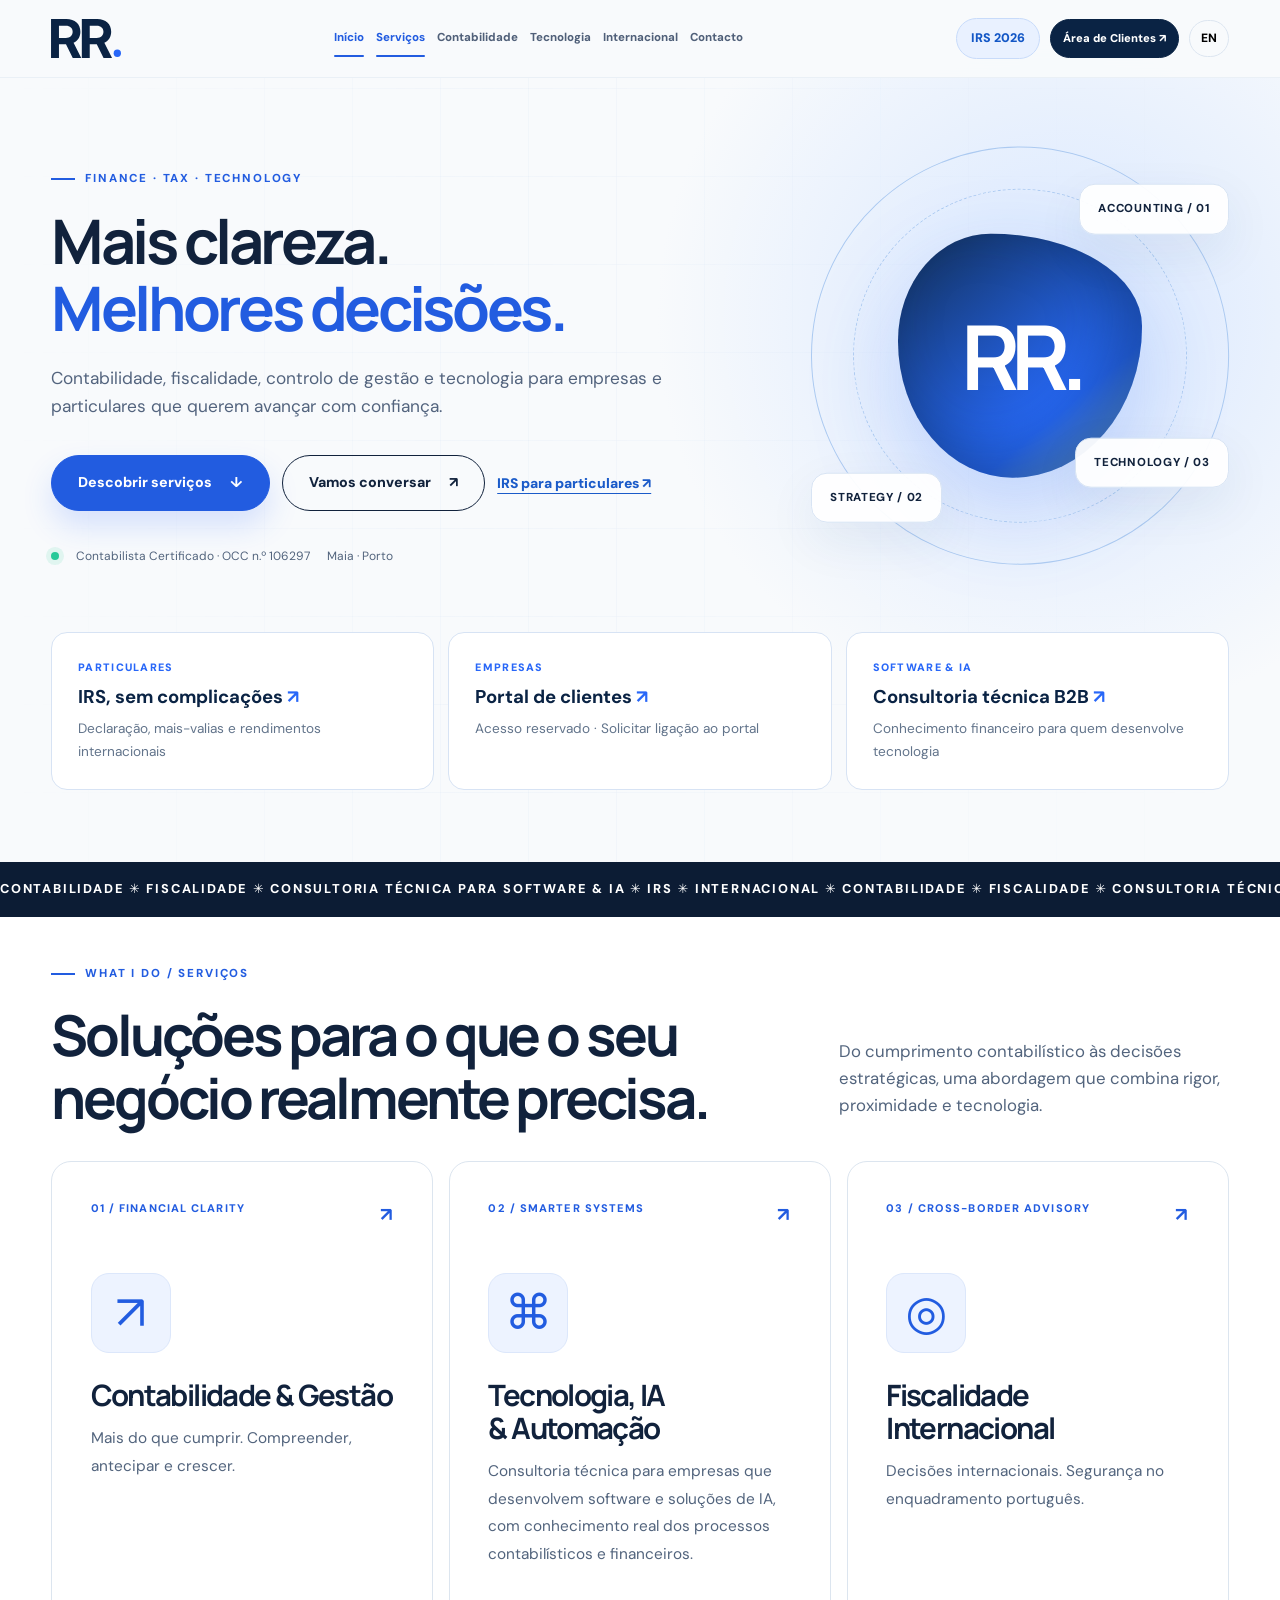
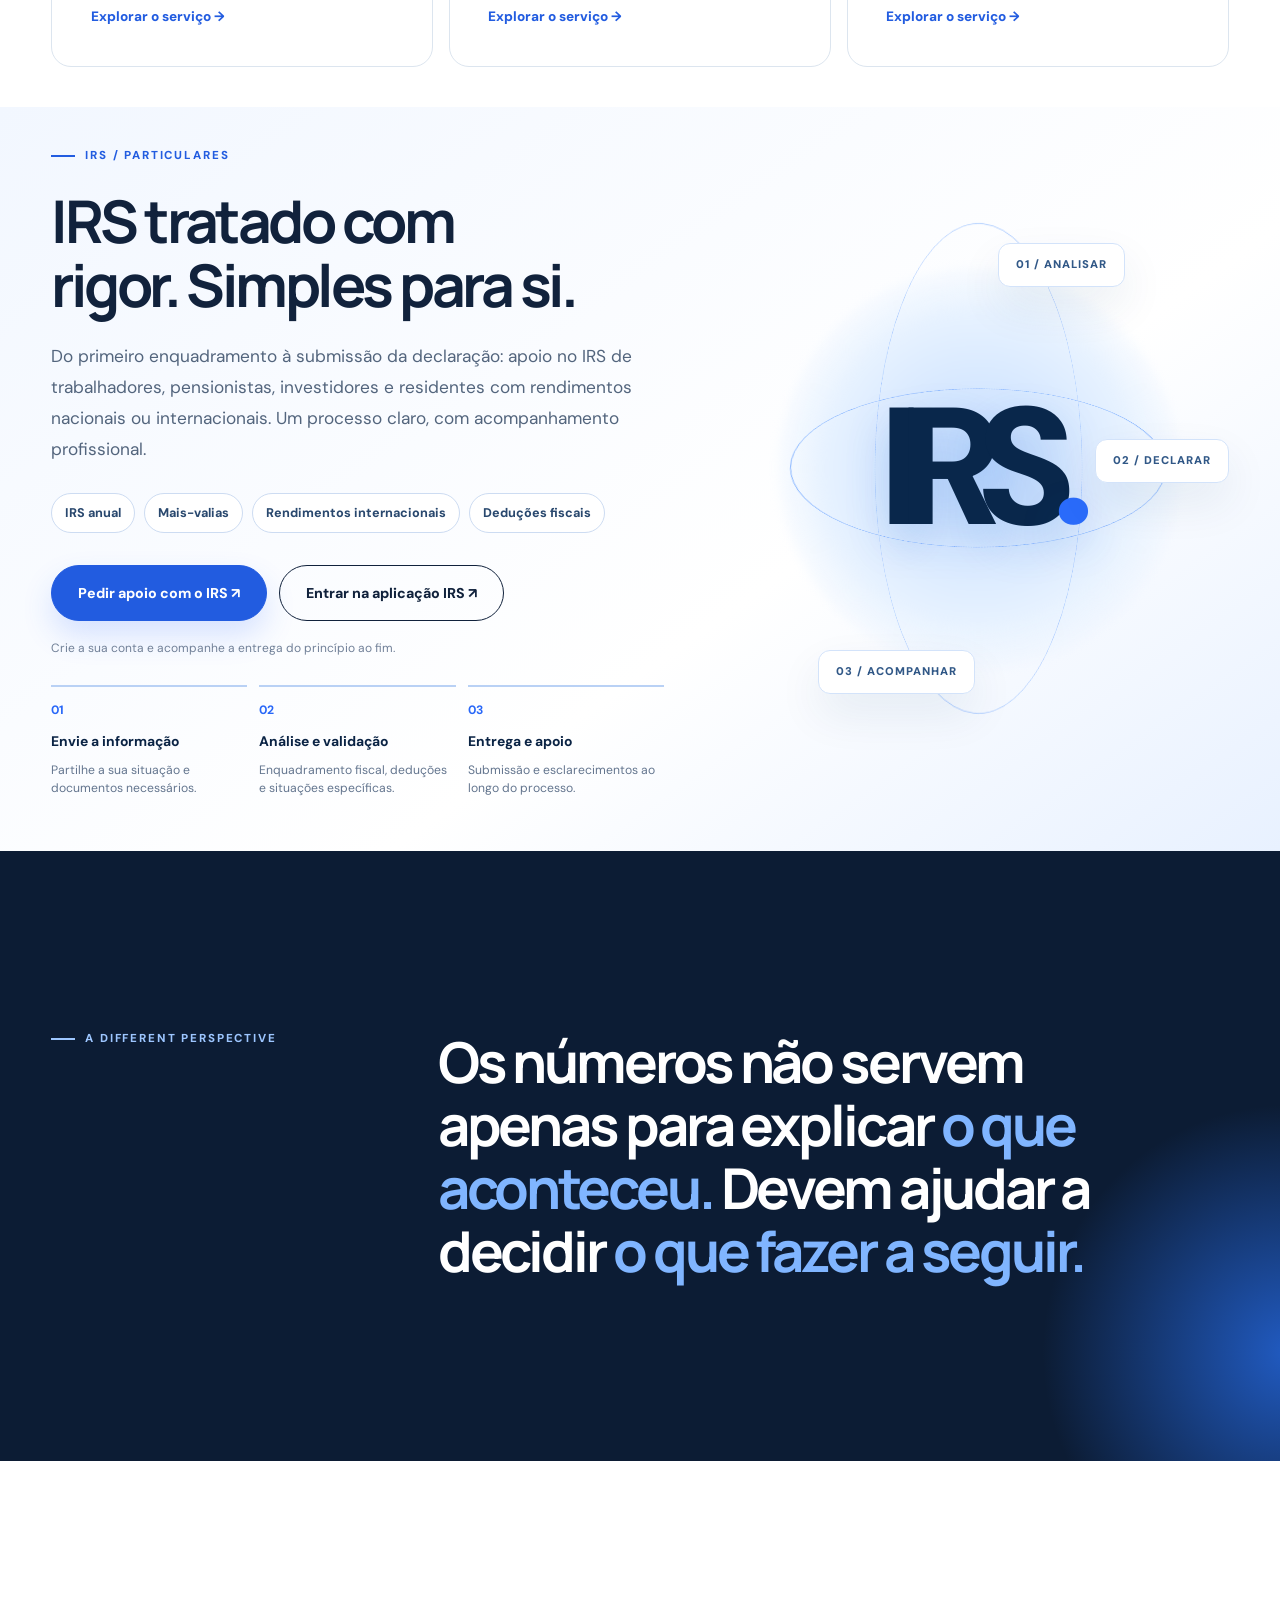
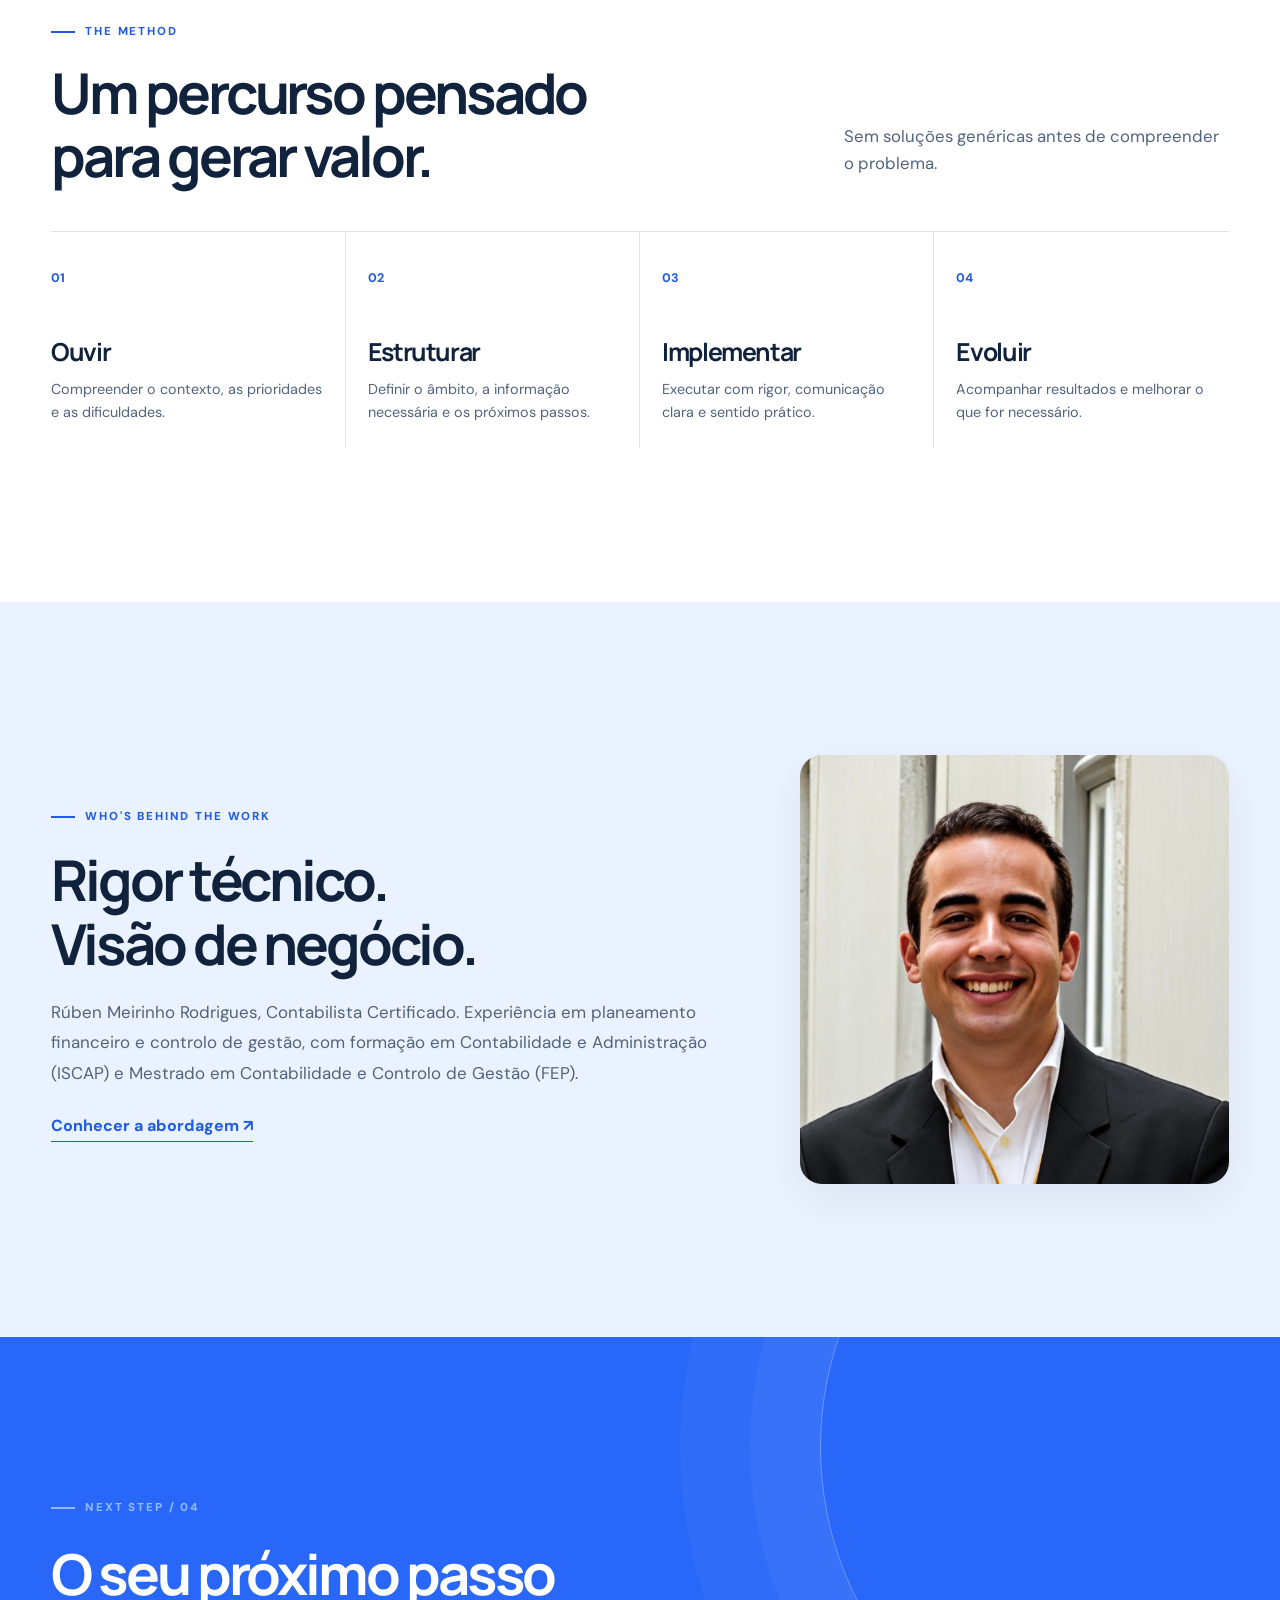
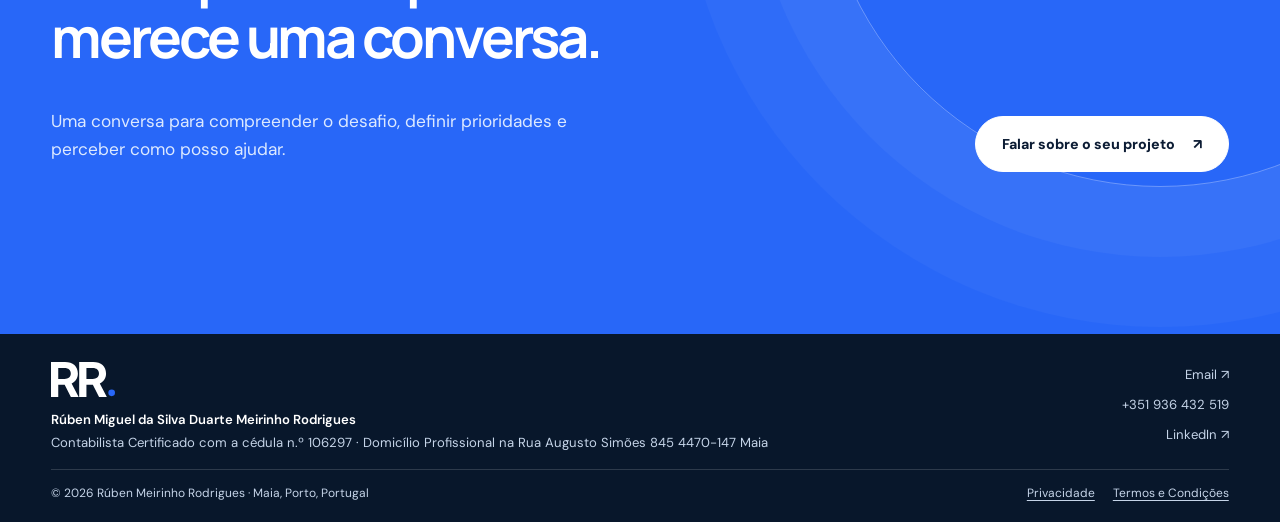
<file: index.html>
<!DOCTYPE html>
<html lang="pt-PT" class="home-page"><head><meta charset="utf-8"/><script src="assets/clean-url.js"></script><script src="assets/avisos.js" defer></script><meta content="width=device-width,initial-scale=1" name="viewport"/><meta content="#f7f9fc" name="theme-color"/><meta content="Rúben Meirinho Rodrigues — Contabilidade, fiscalidade, gestão e tecnologia. Contabilista Certificado na Maia, Porto." name="description"/><title>Contabilidade, Fiscalidade e Estratégia | Rúben Meirinho Rodrigues</title><link href="assets/apple-touch-icon.png?v=1" rel="apple-touch-icon" sizes="180x180"/><link href="https://www.rr-contabilidade.com/" rel="canonical"/><meta content="website" property="og:type"/><meta content="Rúben Meirinho Rodrigues" property="og:site_name"/><meta content="pt_PT" property="og:locale"/><meta content="Contabilidade, Fiscalidade e Estratégia | Rúben Meirinho Rodrigues" property="og:title"/><meta content="Rúben Meirinho Rodrigues — Contabilidade, fiscalidade, gestão e tecnologia. Contabilista Certificado na Maia, Porto." property="og:description"/><meta content="https://www.rr-contabilidade.com/" property="og:url"/><meta content="https://www.rr-contabilidade.com/assets/og.png?v=1" property="og:image"/><meta content="1200" property="og:image:width"/><meta content="630" property="og:image:height"/><meta content="RR. — Contabilidade · Fiscalidade · Consultoria &amp; Estratégia" property="og:image:alt"/><meta content="summary_large_image" name="twitter:card"/><meta content="Contabilidade, Fiscalidade e Estratégia | Rúben Meirinho Rodrigues" name="twitter:title"/><meta content="Rúben Meirinho Rodrigues — Contabilidade, fiscalidade, gestão e tecnologia. Contabilista Certificado na Maia, Porto." name="twitter:description"/><meta content="https://www.rr-contabilidade.com/assets/og.png?v=1" name="twitter:image"/><link href="assets/favicon.svg?v=1" rel="icon" type="image/svg+xml"/><link href="assets/style.css?v=5" rel="stylesheet"/><link rel="stylesheet" href="assets/layout.css?v=14"/></head><body><a class="skip-link" href="#main-content" data-pt="Saltar para o conteúdo" data-en="Skip to content">Saltar para o conteúdo</a><div id="progress"></div><header class="top" id="top"><div class="shell nav"><a class="brand" href="./"><img alt="RR. — Rúben Meirinho Rodrigues" class="logo-img" height="51" src="assets/rr-logo.svg?v=9" width="76"/><span>Contabilidade · Fiscalidade<small>CONSULTORIA &amp; ESTRATÉGIA</small></span></a><nav aria-label="Principal" class="links" id="links"><a class="current" aria-current="page" href="./"><span class="" data-en="Home" data-pt="Início">Início</span></a><a class="current" aria-current="page" href="./#servicos"><span class="" data-en="Services" data-pt="Serviços">Serviços</span></a><a class="" href="./contabilidade/"><span class="" data-en="Accounting" data-pt="Contabilidade">Contabilidade</span></a><a class="" href="./tecnologia/"><span class="" data-en="Technology" data-pt="Tecnologia">Tecnologia</span></a><a class="" href="./internacional/"><span class="" data-en="International" data-pt="Internacional">Internacional</span></a><a class="" href="./contacto/"><span class="" data-en="Contact" data-pt="Contacto">Contacto</span></a></nav><div class="navend"><a class="nav-irs" data-en="Personal tax" data-pt="IRS 2026" href="./#irs">IRS 2026</a><a aria-label="Aceder à Área de Clientes" class="client-login" data-en="Business Client Portal ↗" data-pt="Área de Clientes ↗" href="https://portal.rr-contabilidade.com" title="Portal de Clientes RR">Área de Clientes ↗</a><button aria-label="Switch language" class="lang" id="lang">EN</button><a class="navbtn" href="./contacto/"><span class="" data-en="Get in touch" data-pt="Pedir contacto">Pedir contacto</span> ↗</a><button aria-label="Menu" class="menu" id="menu" type="button" aria-expanded="false" aria-controls="links">☰</button></div></div></header><main id="main-content" tabindex="-1"><section class="homehero"><div class="hero-gridlines"></div><div class="shell homegrid"><div class="homecopy"><span class="eyebrow">FINANCE · TAX · TECHNOLOGY</span><h1 class="hero-title" data-en="More clarity.&lt;br&gt;&lt;em&gt;Better decisions.&lt;/em&gt;" data-pt="Mais clareza.&lt;br&gt;&lt;em&gt;Melhores decisões.&lt;/em&gt;">Mais clareza.<br/><em>Melhores decisões.</em></h1><p class="herodesc"><span class="" data-en="Accounting, tax, management control and technology for businesses and individuals ready to move forward with confidence." data-pt="Contabilidade, fiscalidade, controlo de gestão e tecnologia para empresas e particulares que querem avançar com confiança.">Contabilidade, fiscalidade, controlo de gestão e tecnologia para empresas e particulares que querem avançar com confiança.</span></p><div class="heroactions"><a class="btn solid" href="#servicos"><span class="" data-en="Explore services" data-pt="Descobrir serviços">Descobrir serviços</span> ↓</a><a class="btn outline" href="./contacto/"><span class="" data-en="Let’s talk" data-pt="Vamos conversar">Vamos conversar</span> ↗</a><a class="hero-irs" data-en="Personal income tax ↗" data-pt="IRS para particulares ↗" href="#irs">IRS para particulares ↗</a></div><div class="trustline"><span class="green"></span><span class="" data-en="Certified Accountant · OCC no. 106297" data-pt="Contabilista Certificado · OCC n.º 106297">Contabilista Certificado · OCC n.º 106297</span><span>Maia · Porto</span></div></div><div class="hero-object homeobject"><div class="ring r1"></div><div class="ring r2"></div><div class="sphere">RR.</div><div class="mini mini1">ACCOUNTING / 01</div><div class="mini mini2">STRATEGY / 02</div><div class="mini mini3">TECHNOLOGY / 03</div></div></div><div class="scrollnote">SCROLL TO DISCOVER ↓</div><div class="landing-quicklinks"><a href="./#irs"><span>PARTICULARES</span><strong>IRS, sem complicações <b>↗</b></strong><small>Declaração, mais-valias e rendimentos internacionais</small></a><a href="./contacto/?assunto=portal-empresas"><span>EMPRESAS</span><strong>Portal de clientes <b>↗</b></strong><small>Acesso reservado · Solicitar ligação ao portal</small></a><a href="./tecnologia/"><span>SOFTWARE &amp; IA</span><strong>Consultoria técnica B2B <b>↗</b></strong><small>Conhecimento financeiro para quem desenvolve tecnologia</small></a></div></section>
<div class="marquee"><div class="marqueeline">CONTABILIDADE ✳ FISCALIDADE ✳ CONSULTORIA TÉCNICA PARA SOFTWARE &amp; IA ✳ IRS ✳ INTERNACIONAL ✳ CONTABILIDADE ✳ FISCALIDADE ✳ CONSULTORIA TÉCNICA PARA SOFTWARE &amp; IA ✳ IRS ✳ INTERNACIONAL ✳</div></div>
<section class="services-overview" id="servicos"><div class="shell"><div class="sectionhead"><div><span class="eyebrow">WHAT I DO / SERVIÇOS</span><h2 class="" data-en="Solutions for what your business actually needs." data-pt="Soluções para o que o seu negócio realmente precisa.">Soluções para o que o seu negócio realmente precisa.</h2></div><p><span class="" data-en="From accounting compliance to strategic decisions, combining rigour, personal service and technology." data-pt="Do cumprimento contabilístico às decisões estratégicas, uma abordagem que combina rigor, proximidade e tecnologia.">Do cumprimento contabilístico às decisões estratégicas, uma abordagem que combina rigor, proximidade e tecnologia.</span></p></div><div class="servicecards"><a class="servicecard" href="./contabilidade/"><div class="cardtop"><span>01 / FINANCIAL CLARITY</span><b>↗</b></div><div class="cardglyph">↗</div><h3 class="" data-en="Accounting &amp; Management" data-pt="Contabilidade &amp; Gestão">Contabilidade &amp; Gestão</h3><p><span class="" data-en="Beyond compliance. Understand, anticipate and grow." data-pt="Mais do que cumprir. Compreender, antecipar e crescer.">Mais do que cumprir. Compreender, antecipar e crescer.</span></p><span class="explore"><span class="" data-en="Explore the service" data-pt="Explorar o serviço">Explorar o serviço</span> →</span></a><a class="servicecard" href="./tecnologia/"><div class="cardtop"><span>02 / SMARTER SYSTEMS</span><b>↗</b></div><div class="cardglyph">⌘</div><h3 class="" data-en="Technology, AI &amp; Automation" data-pt="Tecnologia, IA &amp; Automação">Tecnologia, IA &amp; Automação</h3><p><span class="" data-en="Technical advisory for software and AI solution providers, grounded in real accounting and finance workflows." data-pt="Consultoria técnica para empresas que desenvolvem software e soluções de IA, com conhecimento real dos processos contabilísticos e financeiros.">Consultoria técnica para empresas que desenvolvem software e soluções de IA, com conhecimento real dos processos contabilísticos e financeiros.</span></p><span class="explore"><span class="" data-en="Explore the service" data-pt="Explorar o serviço">Explorar o serviço</span> →</span></a><a class="servicecard" href="./internacional/"><div class="cardtop"><span>03 / CROSS-BORDER ADVISORY</span><b>↗</b></div><div class="cardglyph">◎</div><h3 class="" data-en="International Tax" data-pt="Fiscalidade Internacional">Fiscalidade Internacional</h3><p><span class="" data-en="International decisions. Clarity on Portuguese tax." data-pt="Decisões internacionais. Segurança no enquadramento português.">Decisões internacionais. Segurança no enquadramento português.</span></p><span class="explore"><span class="" data-en="Explore the service" data-pt="Explorar o serviço">Explorar o serviço</span> →</span></a></div></div></section>
<section class="irs-feature" id="irs"><div class="shell irs-layout"><div class="irs-copy"><span class="eyebrow">IRS / PARTICULARES</span><h2 data-en="Your Portuguese tax return, handled with care." data-pt="IRS tratado com rigor. Simples para si.">IRS tratado com rigor. Simples para si.</h2><p data-en="From initial review to filing: individual income tax support for employees, pensioners, investors and residents with domestic or international income." data-pt="Do primeiro enquadramento à submissão da declaração: apoio no IRS de trabalhadores, pensionistas, investidores e residentes com rendimentos nacionais ou internacionais. Um processo claro, com acompanhamento profissional.">Do primeiro enquadramento à submissão da declaração: apoio no IRS de trabalhadores, pensionistas, investidores e residentes com rendimentos nacionais ou internacionais. Um processo claro, com acompanhamento profissional.</p><div class="irs-chips"><span>IRS anual</span><span>Mais-valias</span><span>Rendimentos internacionais</span><span>Deduções fiscais</span></div><div class="irs-actions"><a class="btn solid" data-en="Get help with your tax return ↗" data-pt="Pedir apoio com o IRS ↗" href="./contacto/?assunto=irs">Pedir apoio com o IRS ↗</a><a class="btn outline" data-en="IRS application access ↗" data-pt="Entrar na aplicação IRS ↗" href="https://irs.rr-contabilidade.com" rel="noopener" title="Abrir a plataforma IRS 2026">Entrar na aplicação IRS ↗</a></div><p class="irs-disclaimer" data-en="Create your account and follow your tax return from start to finish." data-pt="Crie a sua conta e acompanhe a entrega do princípio ao fim.">Crie a sua conta e acompanhe a entrega do princípio ao fim.</p><div class="irs-process"><div><b>01</b><strong>Envie a informação</strong><span>Partilhe a sua situação e documentos necessários.</span></div><div><b>02</b><strong>Análise e validação</strong><span>Enquadramento fiscal, deduções e situações específicas.</span></div><div><b>03</b><strong>Entrega e apoio</strong><span>Submissão e esclarecimentos ao longo do processo.</span></div></div></div><div aria-hidden="true" class="irs-art"><div class="irs-orbit one"></div><div class="irs-orbit two"></div><div class="irs-main-number">IRS<span>.</span></div><div class="irs-float irs-float-a">01 / ANALISAR</div><div class="irs-float irs-float-b">02 / DECLARAR</div><div class="irs-float irs-float-c">03 / ACOMPANHAR</div></div></div></section><section class="statement"><div class="shell statementgrid"><span class="eyebrow">A DIFFERENT PERSPECTIVE</span><h2 class="" data-en="Numbers should not only explain &lt;em&gt;what happened.&lt;/em&gt; They should help you decide &lt;em&gt;what comes next.&lt;/em&gt;" data-pt="Os números não servem apenas para explicar &lt;em&gt;o que aconteceu.&lt;/em&gt; Devem ajudar a decidir &lt;em&gt;o que fazer a seguir.&lt;/em&gt;">Os números não servem apenas para explicar <em>o que aconteceu.</em> Devem ajudar a decidir <em>o que fazer a seguir.</em></h2></div><div class="statementorb"></div></section>
<section class="value-section"><div class="shell"><div class="sectionhead"><div><span class="eyebrow">THE METHOD</span><h2 class="" data-en="A process designed to create value." data-pt="Um percurso pensado para gerar valor.">Um percurso pensado para gerar valor.</h2></div><p><span class="" data-en="No generic solutions before understanding the problem." data-pt="Sem soluções genéricas antes de compreender o problema.">Sem soluções genéricas antes de compreender o problema.</span></p></div><div class="valuegrid"><article><span>01</span><h3 class="" data-en="Listen" data-pt="Ouvir">Ouvir</h3><p><span class="" data-en="Understand context, priorities and challenges." data-pt="Compreender o contexto, as prioridades e as dificuldades.">Compreender o contexto, as prioridades e as dificuldades.</span></p></article><article><span>02</span><h3 class="" data-en="Structure" data-pt="Estruturar">Estruturar</h3><p><span class="" data-en="Define scope, information needs and next steps." data-pt="Definir o âmbito, a informação necessária e os próximos passos.">Definir o âmbito, a informação necessária e os próximos passos.</span></p></article><article><span>03</span><h3 class="" data-en="Implement" data-pt="Implementar">Implementar</h3><p><span class="" data-en="Deliver with rigour, clear communication and practical focus." data-pt="Executar com rigor, comunicação clara e sentido prático.">Executar com rigor, comunicação clara e sentido prático.</span></p></article><article><span>04</span><h3 class="" data-en="Improve" data-pt="Evoluir">Evoluir</h3><p><span class="" data-en="Track results and improve where needed." data-pt="Acompanhar resultados e melhorar o que for necessário.">Acompanhar resultados e melhorar o que for necessário.</span></p></article></div></div></section>
<section class="aboutbrief"><div class="shell aboutgrid"><div><span class="eyebrow">WHO'S BEHIND THE WORK</span><h2 class="" data-en="Technical rigour. Business mindset." data-pt="Rigor técnico. Visão de negócio.">Rigor técnico. Visão de negócio.</h2><p><span class="" data-en="Rúben Meirinho Rodrigues, Certified Accountant. Background in financial planning and management control, with a degree from ISCAP and ongoing Master’s studies at FEP." data-pt="Rúben Meirinho Rodrigues, Contabilista Certificado. Experiência em planeamento financeiro e controlo de gestão, com formação em Contabilidade e Administração (ISCAP) e Mestrado em Contabilidade e Controlo de Gestão (FEP).">Rúben Meirinho Rodrigues, Contabilista Certificado. Experiência em planeamento financeiro e controlo de gestão, com formação em Contabilidade e Administração (ISCAP) e Mestrado em Contabilidade e Controlo de Gestão (FEP).</span></p><a class="textlink" href="./contacto/"><span class="" data-en="Explore the approach" data-pt="Conhecer a abordagem">Conhecer a abordagem</span> ↗</a></div><figure class="aboutportrait"><img src="assets/ruben-rodrigues-portrait.webp" alt="Rúben Miguel da Silva Duarte Meirinho Rodrigues, Contabilista Certificado" width="1254" height="1254" loading="lazy" decoding="async"/></figure></div></section><section class="endcta"><div class="shell"><span class="eyebrow light">NEXT STEP / 04</span><h2 class="" data-en="Your next step deserves a conversation." data-pt="O seu próximo passo merece uma conversa.">O seu próximo passo merece uma conversa.</h2><div class="ctarow"><p><span class="" data-en="A conversation to understand your challenge, set priorities and explore how I can help." data-pt="Uma conversa para compreender o desafio, definir prioridades e perceber como posso ajudar.">Uma conversa para compreender o desafio, definir prioridades e perceber como posso ajudar.</span></p><a class="btn white" href="./contacto/"><span class="" data-en="Discuss your project" data-pt="Falar sobre o seu projeto">Falar sobre o seu projeto</span> <span>↗</span></a></div></div><div class="ctaorb"></div></section></main><footer><div class="shell foot"><div class="footer-identity"><a class="footbrand" href="./"><img src="assets/rr-logo-white.svg?v=9" width="64" height="43" alt="RR. — Início"/></a><p><span class="footer-name">Rúben Miguel da Silva Duarte Meirinho Rodrigues</span><span data-pt="Contabilista Certificado com a cédula n.º 106297 · Domicílio Profissional na Rua Augusto Simões 845 4470-147 Maia" data-en="Certified Accountant, licence no. 106297 · Professional address: Rua Augusto Simões 845 4470-147 Maia">Contabilista Certificado com a cédula n.º 106297 · Domicílio Profissional na Rua Augusto Simões 845 4470-147 Maia</span></p></div><div class="footlinks"><a href="mailto:contabilidade.rubenrodrigues@gmail.com">Email ↗</a><a href="tel:+351936432519">+351 936 432 519</a><a href="https://www.linkedin.com/in/ruben-m-rodrigues/" rel="noopener noreferrer" target="_blank">LinkedIn ↗</a></div><div class="footbottom"><span class="footer-copyright">© <span id="year"></span> Rúben Meirinho Rodrigues · Maia, Porto, Portugal</span><nav class="footer-legal" aria-label="Informação legal"><a href="privacidade/" data-pt="Privacidade" data-en="Privacy">Privacidade</a><a href="termos/" data-pt="Termos e Condições" data-en="Terms and Conditions">Termos e Condições</a></nav></div></div></footer><script defer="" src="assets/main.js?v=5"></script></body></html>
</file>
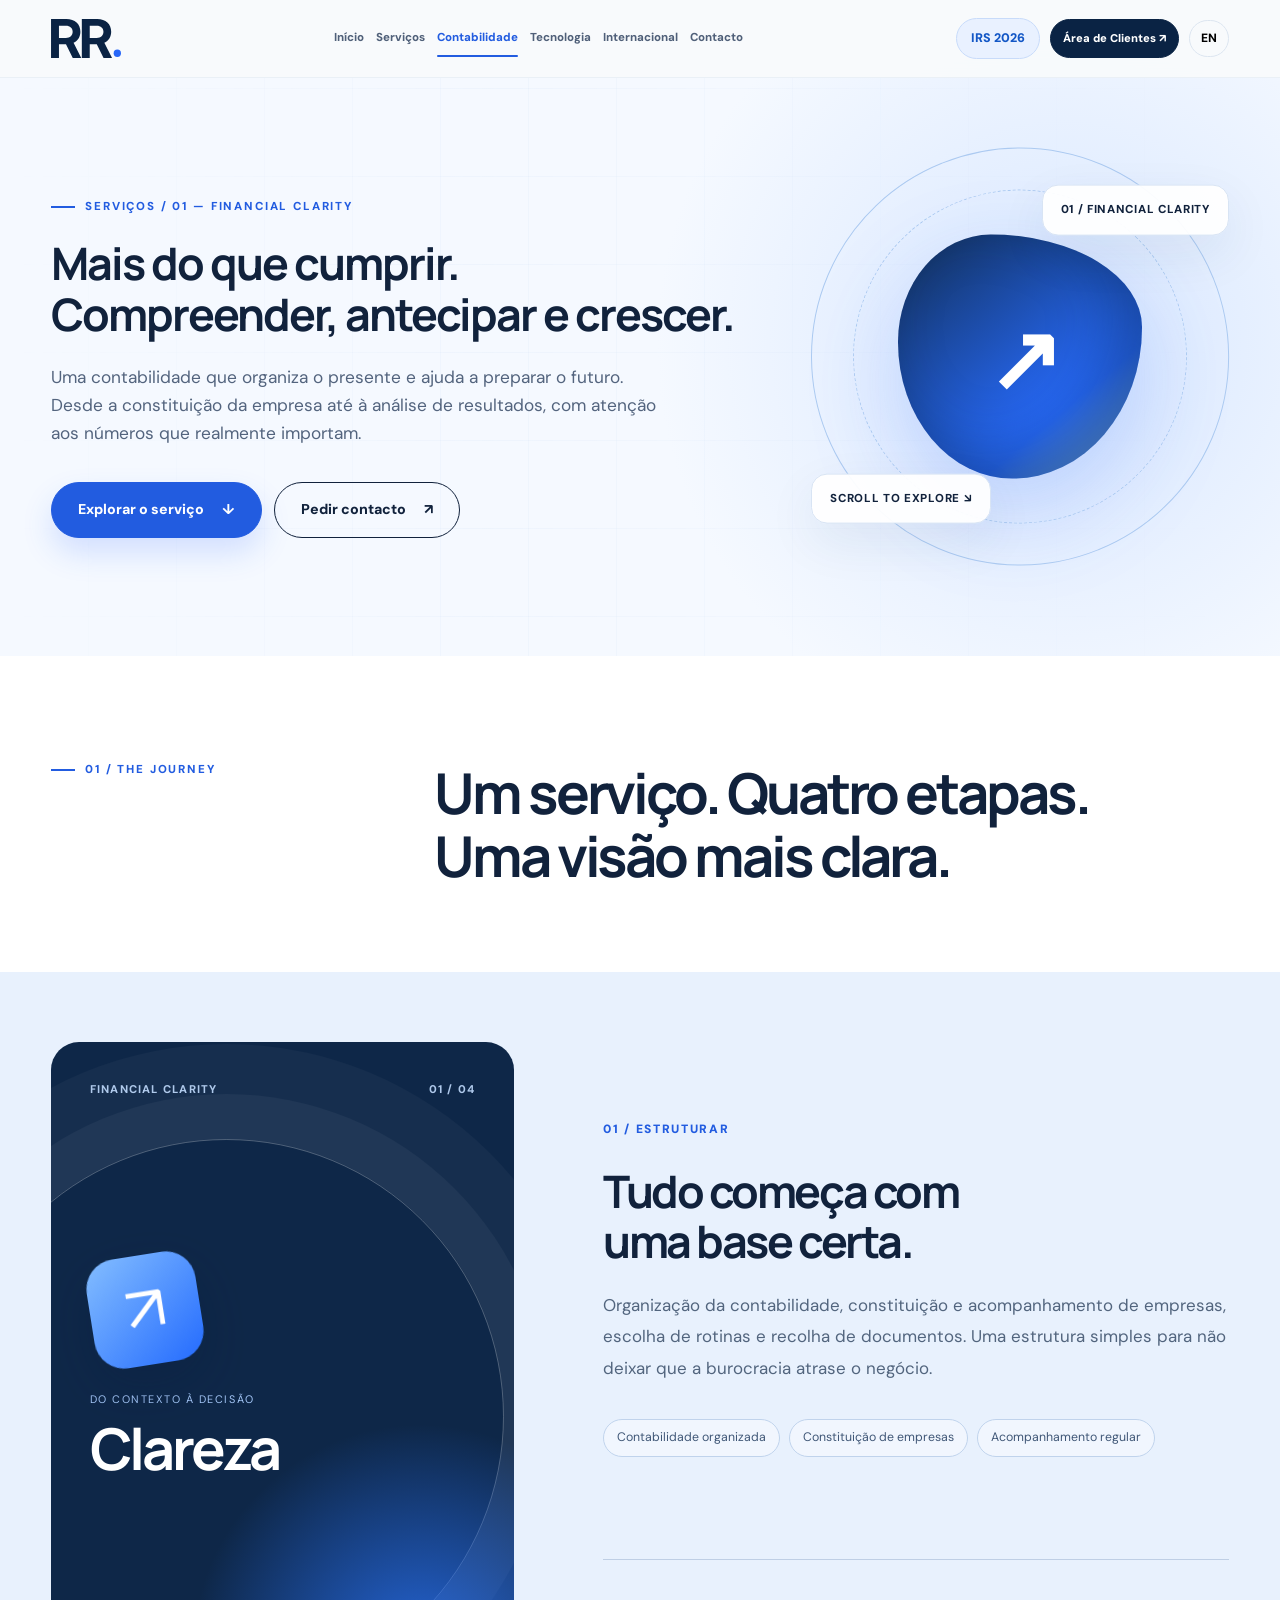
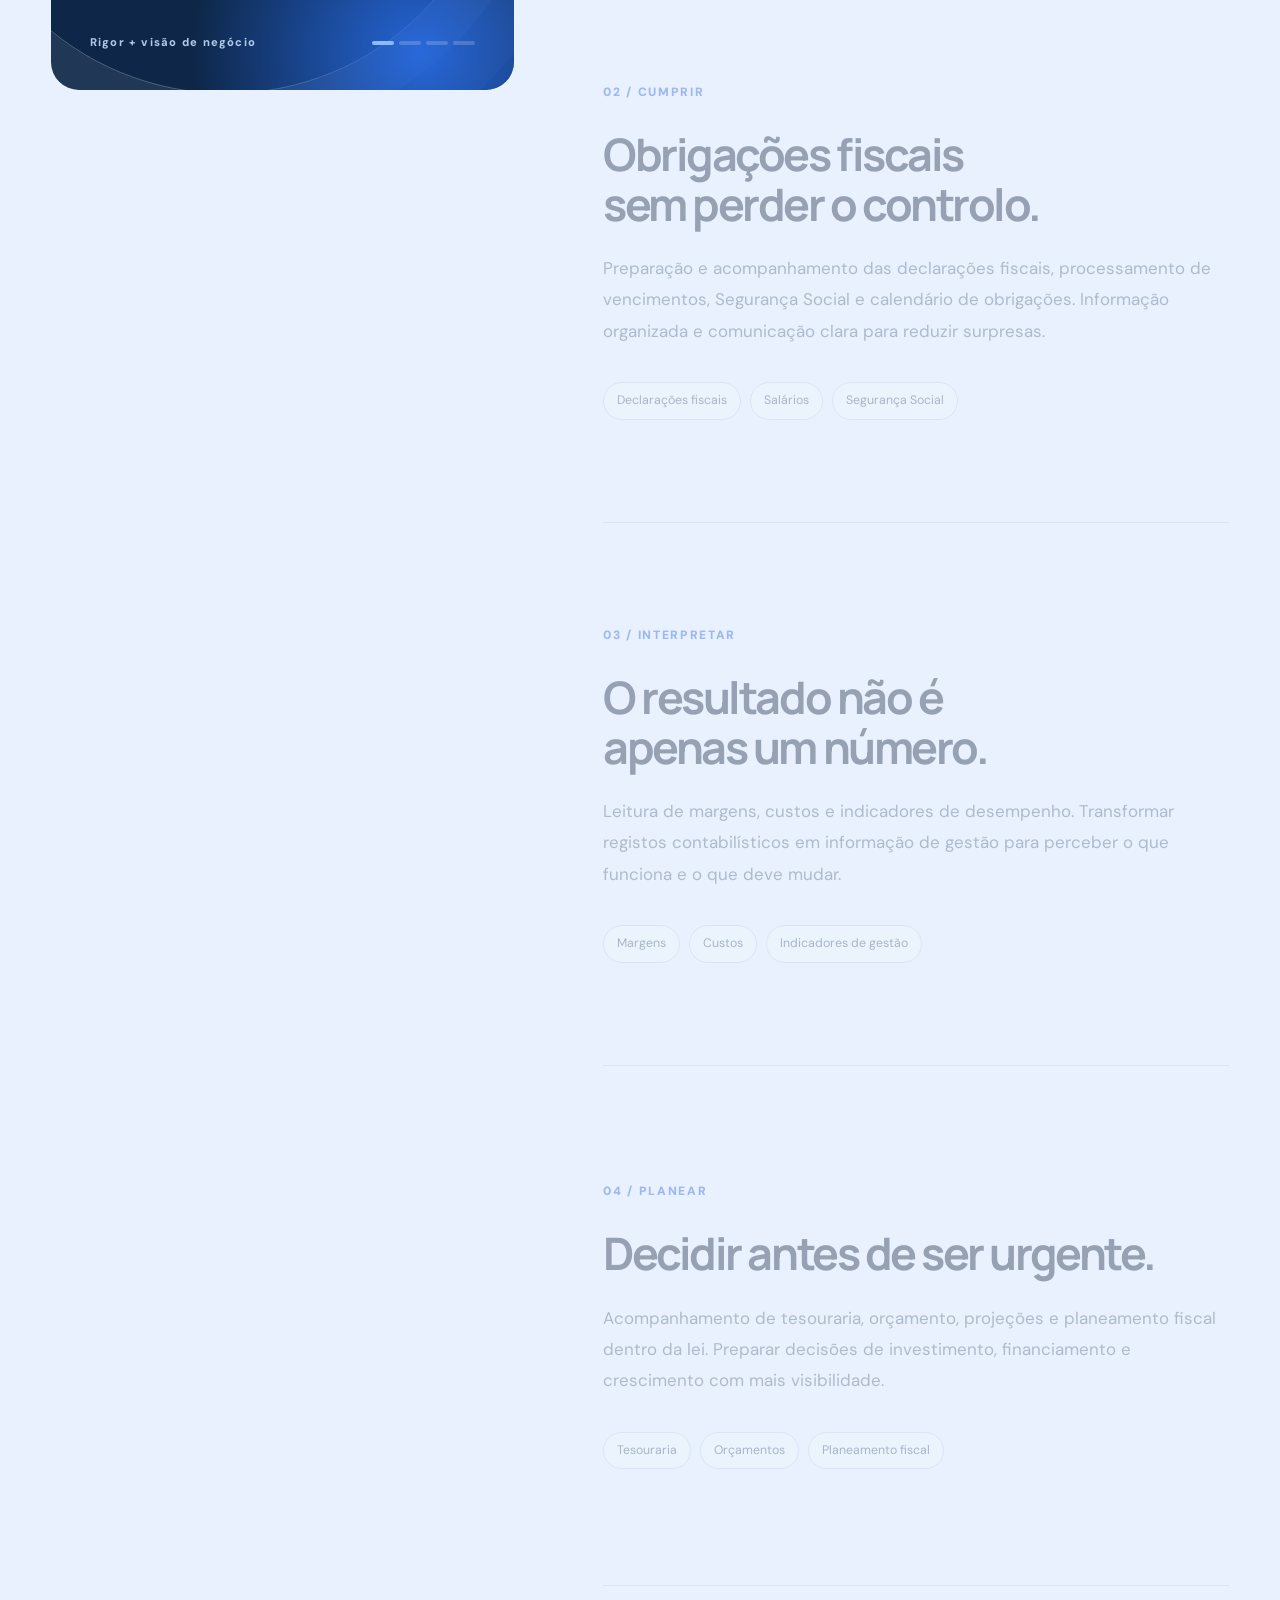
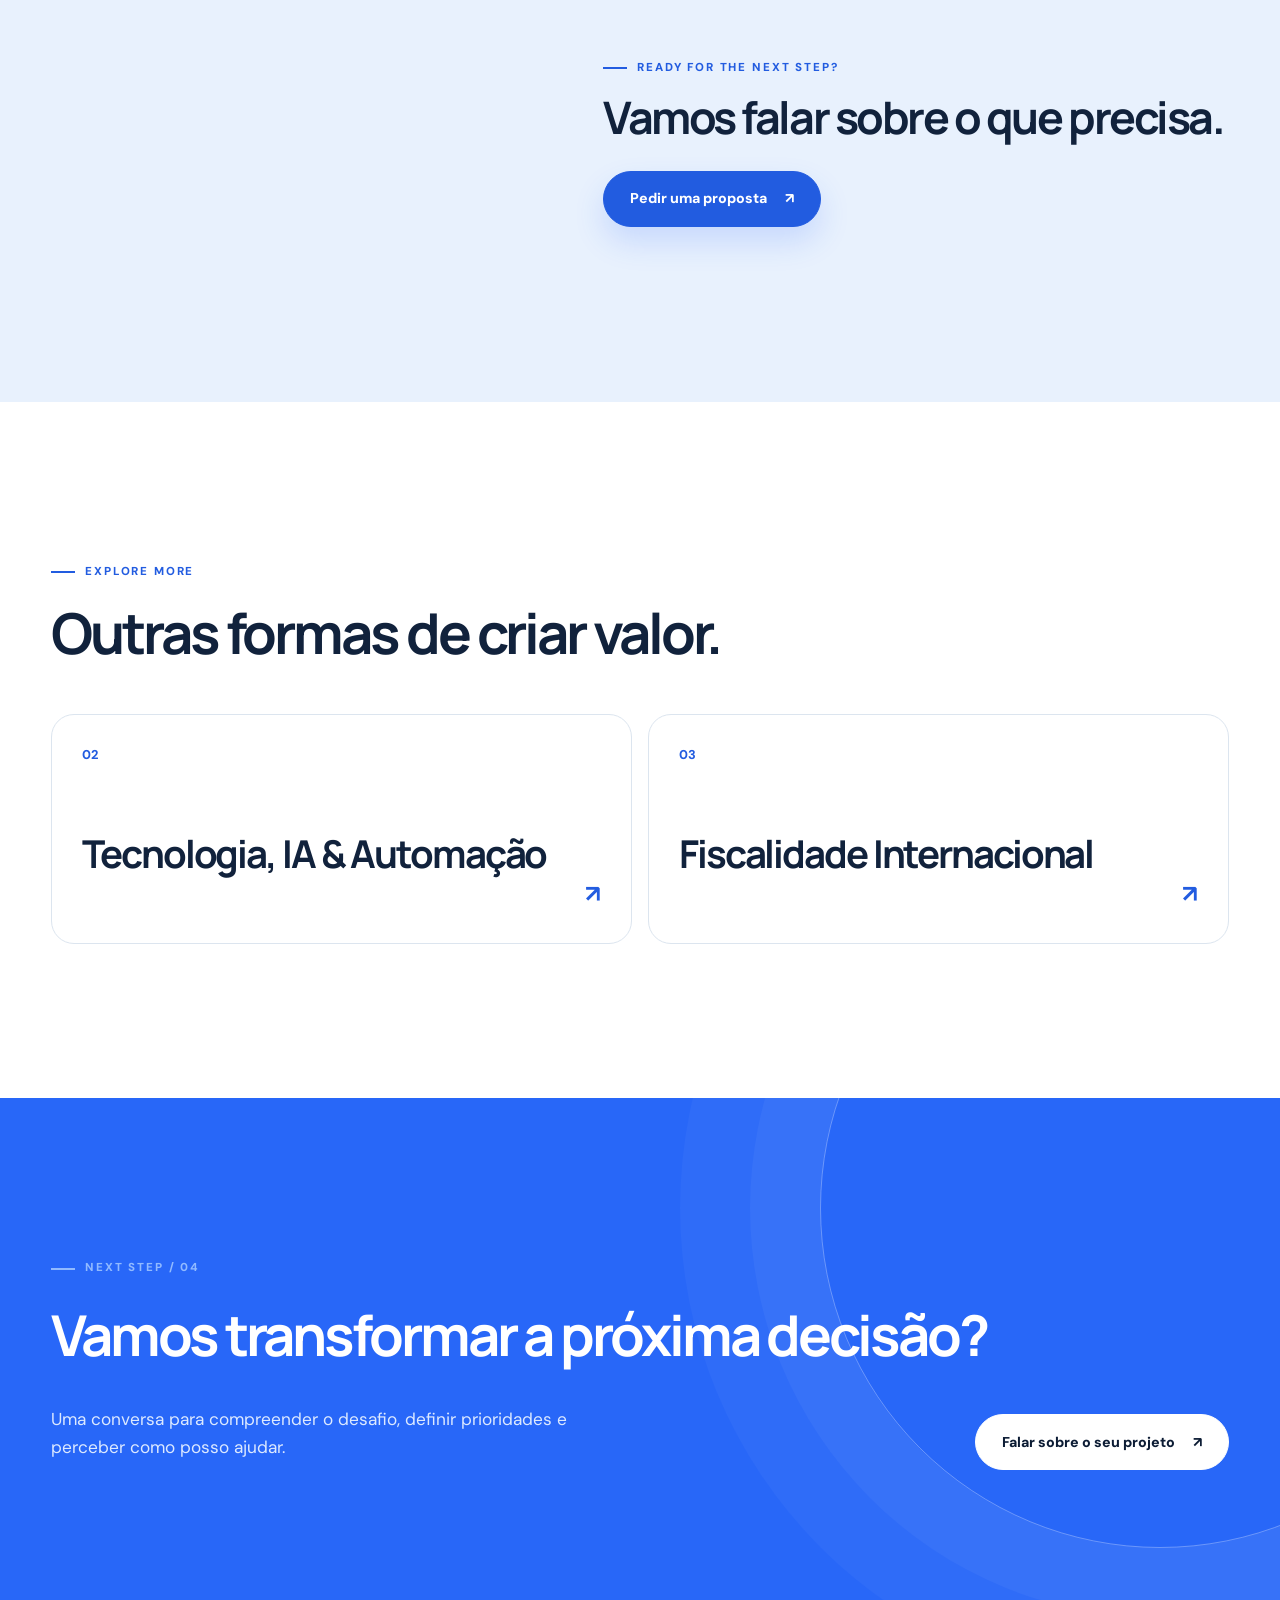
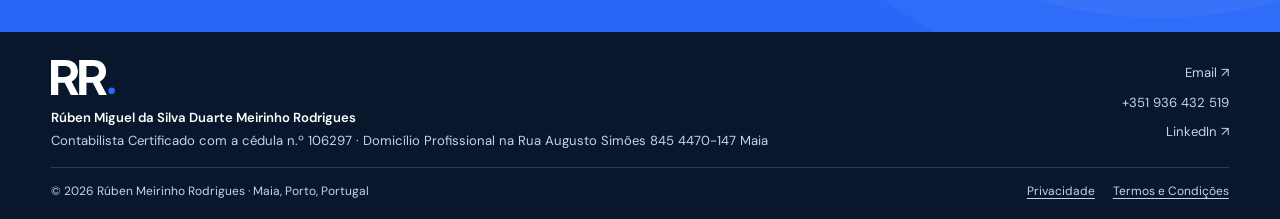
<file: contabilidade/index.html>
<!DOCTYPE html>

<html lang="pt-PT"><head><meta charset="utf-8"/><script src="../assets/clean-url.js"></script><script src="../assets/avisos.js" defer></script><meta content="width=device-width,initial-scale=1" name="viewport"/><meta content="#f7f9fc" name="theme-color"/><meta content="Rúben Meirinho Rodrigues — Contabilidade, fiscalidade, gestão e tecnologia. Contabilista Certificado na Maia, Porto." name="description"/><title>Contabilidade &amp; Gestão | Rúben Meirinho Rodrigues</title><link href="../assets/apple-touch-icon.png?v=1" rel="apple-touch-icon" sizes="180x180"/><link href="https://www.rr-contabilidade.com/contabilidade/" rel="canonical"/><meta content="website" property="og:type"/><meta content="Rúben Meirinho Rodrigues" property="og:site_name"/><meta content="pt_PT" property="og:locale"/><meta content="Contabilidade &amp; Gestão | Rúben Meirinho Rodrigues" property="og:title"/><meta content="Rúben Meirinho Rodrigues — Contabilidade, fiscalidade, gestão e tecnologia. Contabilista Certificado na Maia, Porto." property="og:description"/><meta content="https://www.rr-contabilidade.com/contabilidade/" property="og:url"/><meta content="https://www.rr-contabilidade.com/assets/og.png?v=1" property="og:image"/><meta content="1200" property="og:image:width"/><meta content="630" property="og:image:height"/><meta content="RR. — Contabilidade · Fiscalidade · Consultoria &amp; Estratégia" property="og:image:alt"/><meta content="summary_large_image" name="twitter:card"/><meta content="Contabilidade &amp; Gestão | Rúben Meirinho Rodrigues" name="twitter:title"/><meta content="Rúben Meirinho Rodrigues — Contabilidade, fiscalidade, gestão e tecnologia. Contabilista Certificado na Maia, Porto." name="twitter:description"/><meta content="https://www.rr-contabilidade.com/assets/og.png?v=1" name="twitter:image"/><link href="../assets/favicon.svg?v=1" rel="icon" type="image/svg+xml"/><link href="../assets/style.css?v=5" rel="stylesheet"/><link rel="stylesheet" href="../assets/layout.css?v=9"/></head><body><a class="skip-link" href="#main-content" data-pt="Saltar para o conteúdo" data-en="Skip to content">Saltar para o conteúdo</a><div id="progress"></div><header class="top" id="top"><div class="shell nav"><a class="brand" href="../"><img alt="RR. — Rúben Meirinho Rodrigues" class="logo-img" height="51" src="../assets/rr-logo.svg?v=9" width="76"/><span>Contabilidade · Fiscalidade<small>CONSULTORIA &amp; ESTRATÉGIA</small></span></a><nav aria-label="Principal" class="links" id="links"><a class="" href="../"><span class="" data-en="Home" data-pt="Início">Início</span></a><a class="" href="../#servicos"><span class="" data-en="Services" data-pt="Serviços">Serviços</span></a><a class="current" aria-current="page" href="../contabilidade/"><span class="" data-en="Accounting" data-pt="Contabilidade">Contabilidade</span></a><a class="" href="../tecnologia/"><span class="" data-en="Technology" data-pt="Tecnologia">Tecnologia</span></a><a class="" href="../internacional/"><span class="" data-en="International" data-pt="Internacional">Internacional</span></a><a class="" href="../contacto/"><span class="" data-en="Contact" data-pt="Contacto">Contacto</span></a></nav><div class="navend"><a class="nav-irs" data-en="Personal tax" data-pt="IRS 2026" href="../#irs">IRS 2026</a><a aria-label="Aceder à Área de Clientes" class="client-login" data-en="Business Client Portal ↗" data-pt="Área de Clientes ↗" href="https://portal.rr-contabilidade.com" title="Portal de Clientes RR">Área de Clientes ↗</a><button aria-label="Switch language" class="lang" id="lang">EN</button><a class="navbtn" href="../contacto/"><span class="" data-en="Get in touch" data-pt="Pedir contacto">Pedir contacto</span> ↗</a><button aria-label="Menu" class="menu" id="menu" type="button" aria-expanded="false" aria-controls="links">☰</button></div></div></header><main id="main-content" tabindex="-1"><section class="servicehero blue"><div class="hero-gridlines"></div><div class="shell servicehero-inner"><div><span class="eyebrow">SERVIÇOS / 01 — FINANCIAL CLARITY</span><h1 class="hero-title" data-en="Beyond compliance. Understand, anticipate and grow." data-pt="Mais do que cumprir. Compreender, antecipar e crescer.">Mais do que cumprir. Compreender, antecipar e crescer.</h1><p class="herodesc"><span class="" data-en="Accounting that organises today and helps prepare tomorrow. From company formation to performance analysis, focusing on the numbers that matter." data-pt="Uma contabilidade que organiza o presente e ajuda a preparar o futuro. Desde a constituição da empresa até à análise de resultados, com atenção aos números que realmente importam.">Uma contabilidade que organiza o presente e ajuda a preparar o futuro. Desde a constituição da empresa até à análise de resultados, com atenção aos números que realmente importam.</span></p><div class="heroactions"><a class="btn solid" href="#percurso"><span class="" data-en="Explore the service" data-pt="Explorar o serviço">Explorar o serviço</span> ↓</a><a class="btn outline" href="../contacto/"><span class="" data-en="Get in touch" data-pt="Pedir contacto">Pedir contacto</span> ↗</a></div></div><div class="hero-object"><div class="ring r1"></div><div class="ring r2"></div><div class="sphere">↗</div><div class="mini mini1">01 / FINANCIAL CLARITY</div><div class="mini mini2">SCROLL TO EXPLORE ↘</div></div></div><div class="scrollnote">SCROLL ↓</div></section>
<section class="chapter-intro" id="percurso"><div class="shell introgrid"><span class="eyebrow">01 / THE JOURNEY</span><h2 class="" data-en="One service. Four stages. A clearer view." data-pt="Um serviço. Quatro etapas. Uma visão mais clara.">Um serviço. Quatro etapas. Uma visão mais clara.</h2></div></section>
<section class="narrative blue"><div class="shell narrativegrid"><div class="visual-side"><div class="stickyvisual"><div class="visualtop"><span>FINANCIAL CLARITY</span><span class="step-indicator">01 / 04</span></div><div class="visualmiddle"><div class="visualshape">↗</div><span class="visualcaption"><span class="" data-en="FROM CONTEXT TO DECISION" data-pt="DO CONTEXTO À DECISÃO">DO CONTEXTO À DECISÃO</span></span><h3 class="visualword"><span class="" data-en="Clarity" data-pt="Clareza">Clareza</span></h3></div><div class="visualbottom"><span><span class="" data-en="Rigour + business perspective" data-pt="Rigor + visão de negócio">Rigor + visão de negócio</span></span><div class="stepbars"><i class="on"></i><i></i><i></i><i></i></div></div></div></div><div class="steps"><article class="step" data-step="0"><span class="stepnum">01 / ESTRUTURAR</span><h3 class="" data-en="It starts with the right foundation." data-pt="Tudo começa com uma base certa.">Tudo começa com uma base certa.</h3><p><span class="" data-en="Accounting organisation, company setup and ongoing support, with practical workflows that keep administration under control." data-pt="Organização da contabilidade, constituição e acompanhamento de empresas, escolha de rotinas e recolha de documentos. Uma estrutura simples para não deixar que a burocracia atrase o negócio.">Organização da contabilidade, constituição e acompanhamento de empresas, escolha de rotinas e recolha de documentos. Uma estrutura simples para não deixar que a burocracia atrase o negócio.</span></p><div class="chips"><span>Contabilidade organizada</span><span>Constituição de empresas</span><span>Acompanhamento regular</span></div></article><article class="step" data-step="1"><span class="stepnum">02 / CUMPRIR</span><h3 class="" data-en="Meet obligations with confidence." data-pt="Obrigações fiscais sem perder o controlo.">Obrigações fiscais sem perder o controlo.</h3><p><span class="" data-en="Tax filings, payroll, social security and compliance deadlines, supported by structured information and clear communication." data-pt="Preparação e acompanhamento das declarações fiscais, processamento de vencimentos, Segurança Social e calendário de obrigações. Informação organizada e comunicação clara para reduzir surpresas.">Preparação e acompanhamento das declarações fiscais, processamento de vencimentos, Segurança Social e calendário de obrigações. Informação organizada e comunicação clara para reduzir surpresas.</span></p><div class="chips"><span>Declarações fiscais</span><span>Salários</span><span>Segurança Social</span></div></article><article class="step" data-step="2"><span class="stepnum">03 / INTERPRETAR</span><h3 class="" data-en="A result is more than a number." data-pt="O resultado não é apenas um número.">O resultado não é apenas um número.</h3><p><span class="" data-en="Read margins, costs and performance indicators, turning accounting records into useful management information." data-pt="Leitura de margens, custos e indicadores de desempenho. Transformar registos contabilísticos em informação de gestão para perceber o que funciona e o que deve mudar.">Leitura de margens, custos e indicadores de desempenho. Transformar registos contabilísticos em informação de gestão para perceber o que funciona e o que deve mudar.</span></p><div class="chips"><span>Margens</span><span>Custos</span><span>Indicadores de gestão</span></div></article><article class="step" data-step="3"><span class="stepnum">04 / PLANEAR</span><h3 class="" data-en="Make decisions before they become urgent." data-pt="Decidir antes de ser urgente.">Decidir antes de ser urgente.</h3><p><span class="" data-en="Cash-flow monitoring, budgets, forecasts and lawful tax planning to support investment and growth decisions." data-pt="Acompanhamento de tesouraria, orçamento, projeções e planeamento fiscal dentro da lei. Preparar decisões de investimento, financiamento e crescimento com mais visibilidade.">Acompanhamento de tesouraria, orçamento, projeções e planeamento fiscal dentro da lei. Preparar decisões de investimento, financiamento e crescimento com mais visibilidade.</span></p><div class="chips"><span>Tesouraria</span><span>Orçamentos</span><span>Planeamento fiscal</span></div></article><div class="storyend"><span class="eyebrow">READY FOR THE NEXT STEP?</span><h3 class="" data-en="Let’s talk about what you need." data-pt="Vamos falar sobre o que precisa.">Vamos falar sobre o que precisa.</h3><a class="btn solid" href="../contacto/"><span class="" data-en="Request a proposal" data-pt="Pedir uma proposta">Pedir uma proposta</span> ↗</a></div></div></div></section>
<section class="other"><div class="shell"><span class="eyebrow">EXPLORE MORE</span><h2 class="" data-en="Other ways to create value." data-pt="Outras formas de criar valor.">Outras formas de criar valor.</h2><div class="othergrid"><a class="othercard" href="../tecnologia/"><span>02</span><h3 class="" data-en="Technology, AI &amp; Automation" data-pt="Tecnologia, IA &amp; Automação">Tecnologia, IA &amp; Automação</h3><b>↗</b></a><a class="othercard" href="../internacional/"><span>03</span><h3 class="" data-en="International Tax" data-pt="Fiscalidade Internacional">Fiscalidade Internacional</h3><b>↗</b></a></div></div></section><section class="endcta"><div class="shell"><span class="eyebrow light">NEXT STEP / 04</span><h2 class="" data-en="Ready to make the next decision?" data-pt="Vamos transformar a próxima decisão?">Vamos transformar a próxima decisão?</h2><div class="ctarow"><p><span class="" data-en="A conversation to understand your challenge, set priorities and explore how I can help." data-pt="Uma conversa para compreender o desafio, definir prioridades e perceber como posso ajudar.">Uma conversa para compreender o desafio, definir prioridades e perceber como posso ajudar.</span></p><a class="btn white" href="../contacto/"><span class="" data-en="Discuss your project" data-pt="Falar sobre o seu projeto">Falar sobre o seu projeto</span> <span>↗</span></a></div></div><div class="ctaorb"></div></section></main><footer><div class="shell foot"><div class="footer-identity"><a class="footbrand" href="../"><img src="../assets/rr-logo-white.svg?v=9" width="64" height="43" alt="RR. — Início"/></a><p><span class="footer-name">Rúben Miguel da Silva Duarte Meirinho Rodrigues</span><span data-pt="Contabilista Certificado com a cédula n.º 106297 · Domicílio Profissional na Rua Augusto Simões 845 4470-147 Maia" data-en="Certified Accountant, licence no. 106297 · Professional address: Rua Augusto Simões 845 4470-147 Maia">Contabilista Certificado com a cédula n.º 106297 · Domicílio Profissional na Rua Augusto Simões 845 4470-147 Maia</span></p></div><div class="footlinks"><a href="mailto:contabilidade.rubenrodrigues@gmail.com">Email ↗</a><a href="tel:+351936432519">+351 936 432 519</a><a href="https://www.linkedin.com/in/ruben-m-rodrigues/" rel="noopener noreferrer" target="_blank">LinkedIn ↗</a></div><div class="footbottom"><span class="footer-copyright">© <span id="year"></span> Rúben Meirinho Rodrigues · Maia, Porto, Portugal</span><nav class="footer-legal" aria-label="Informação legal"><a href="../privacidade/" data-pt="Privacidade" data-en="Privacy">Privacidade</a><a href="../termos/" data-pt="Termos e Condições" data-en="Terms and Conditions">Termos e Condições</a></nav></div></div></footer><script defer="" src="../assets/main.js?v=5"></script></body></html>
</file>
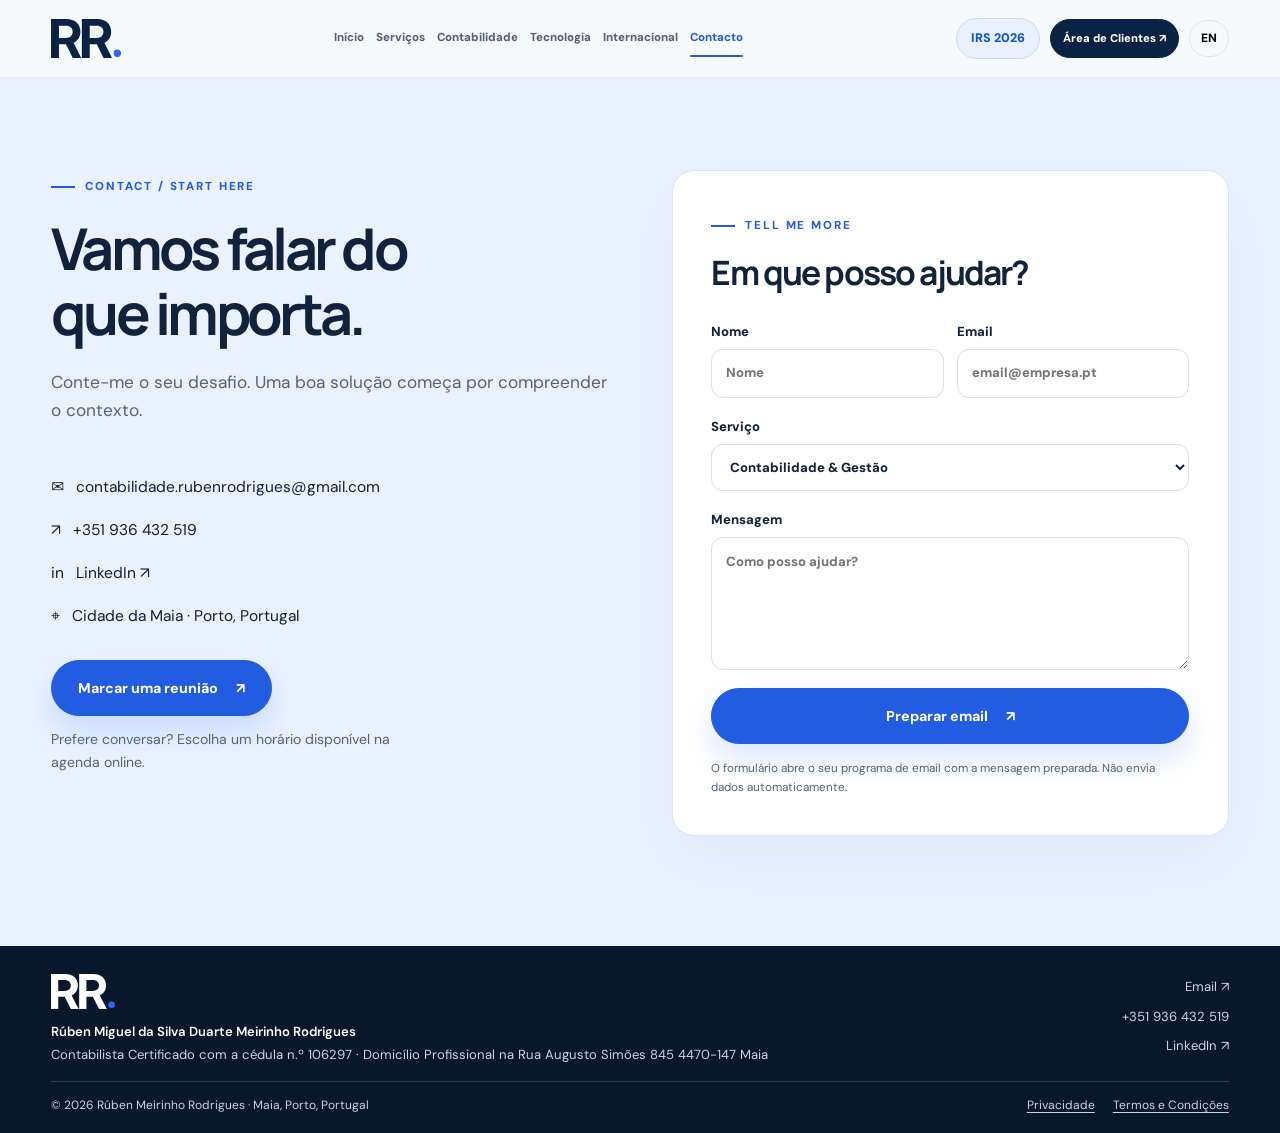
<file: contacto/index.html>
<!DOCTYPE html>

<html lang="pt-PT"><head><meta charset="utf-8"/><script src="../assets/clean-url.js"></script><script src="../assets/avisos.js" defer></script><meta content="width=device-width,initial-scale=1" name="viewport"/><meta content="#f7f9fc" name="theme-color"/><meta content="Rúben Meirinho Rodrigues — Contabilidade, fiscalidade, gestão e tecnologia. Contabilista Certificado na Maia, Porto." name="description"/><title>Contacto | Rúben Meirinho Rodrigues</title><link href="../assets/apple-touch-icon.png?v=1" rel="apple-touch-icon" sizes="180x180"/><link href="https://www.rr-contabilidade.com/contacto/" rel="canonical"/><meta content="website" property="og:type"/><meta content="Rúben Meirinho Rodrigues" property="og:site_name"/><meta content="pt_PT" property="og:locale"/><meta content="Contacto | Rúben Meirinho Rodrigues" property="og:title"/><meta content="Rúben Meirinho Rodrigues — Contabilidade, fiscalidade, gestão e tecnologia. Contabilista Certificado na Maia, Porto." property="og:description"/><meta content="https://www.rr-contabilidade.com/contacto/" property="og:url"/><meta content="https://www.rr-contabilidade.com/assets/og.png?v=1" property="og:image"/><meta content="1200" property="og:image:width"/><meta content="630" property="og:image:height"/><meta content="RR. — Contabilidade · Fiscalidade · Consultoria &amp; Estratégia" property="og:image:alt"/><meta content="summary_large_image" name="twitter:card"/><meta content="Contacto | Rúben Meirinho Rodrigues" name="twitter:title"/><meta content="Rúben Meirinho Rodrigues — Contabilidade, fiscalidade, gestão e tecnologia. Contabilista Certificado na Maia, Porto." name="twitter:description"/><meta content="https://www.rr-contabilidade.com/assets/og.png?v=1" name="twitter:image"/><link href="../assets/favicon.svg?v=1" rel="icon" type="image/svg+xml"/><link href="../assets/style.css?v=5" rel="stylesheet"/><link rel="stylesheet" href="../assets/layout.css?v=9"/></head><body><a class="skip-link" href="#main-content" data-pt="Saltar para o conteúdo" data-en="Skip to content">Saltar para o conteúdo</a><div id="progress"></div><header class="top" id="top"><div class="shell nav"><a class="brand" href="../"><img alt="RR. — Rúben Meirinho Rodrigues" class="logo-img" height="51" src="../assets/rr-logo.svg?v=9" width="76"/><span>Contabilidade · Fiscalidade<small>CONSULTORIA &amp; ESTRATÉGIA</small></span></a><nav aria-label="Principal" class="links" id="links"><a class="" href="../"><span class="" data-en="Home" data-pt="Início">Início</span></a><a class="" href="../#servicos"><span class="" data-en="Services" data-pt="Serviços">Serviços</span></a><a class="" href="../contabilidade/"><span class="" data-en="Accounting" data-pt="Contabilidade">Contabilidade</span></a><a class="" href="../tecnologia/"><span class="" data-en="Technology" data-pt="Tecnologia">Tecnologia</span></a><a class="" href="../internacional/"><span class="" data-en="International" data-pt="Internacional">Internacional</span></a><a class="current" aria-current="page" href="../contacto/"><span class="" data-en="Contact" data-pt="Contacto">Contacto</span></a></nav><div class="navend"><a class="nav-irs" data-en="Personal tax" data-pt="IRS 2026" href="../#irs">IRS 2026</a><a aria-label="Aceder à Área de Clientes" class="client-login" data-en="Business Client Portal ↗" data-pt="Área de Clientes ↗" href="https://portal.rr-contabilidade.com" title="Portal de Clientes RR">Área de Clientes ↗</a><button aria-label="Switch language" class="lang" id="lang">EN</button><a class="navbtn" href="../contacto/"><span class="" data-en="Get in touch" data-pt="Pedir contacto">Pedir contacto</span> ↗</a><button aria-label="Menu" class="menu" id="menu" type="button" aria-expanded="false" aria-controls="links">☰</button></div></div></header><main id="main-content" tabindex="-1"><section class="contacthero"><div class="shell contactgrid"><div class="contact-copy"><span class="eyebrow">CONTACT / START HERE</span><h1 class="hero-title" data-en="Let’s talk about what matters." data-pt="Vamos falar do que importa.">Vamos falar do que importa.</h1><p class="herodesc"><span class="" data-en="Tell me about your challenge. A good solution starts with understanding your context." data-pt="Conte-me o seu desafio. Uma boa solução começa por compreender o contexto.">Conte-me o seu desafio. Uma boa solução começa por compreender o contexto.</span></p><div class="contactlinks"><a href="mailto:contabilidade.rubenrodrigues@gmail.com">✉   contabilidade.rubenrodrigues@gmail.com</a><a href="tel:+351936432519">↗   +351 936 432 519</a><a href="https://www.linkedin.com/in/ruben-m-rodrigues/" rel="noopener noreferrer" target="_blank">in   LinkedIn ↗</a><span>⌖   Cidade da Maia · Porto, Portugal</span></div><div class="booking-cta"><button class="btn solid" id="openBooking" type="button" aria-haspopup="dialog" aria-controls="bookingDialog"><span data-pt="Marcar uma reunião" data-en="Book a meeting">Marcar uma reunião</span> ↗</button><p data-pt="Prefere conversar? Escolha um horário disponível na agenda online." data-en="Prefer to talk? Choose an available time in the online calendar.">Prefere conversar? Escolha um horário disponível na agenda online.</p></div><p aria-live="polite" class="contact-route-hint" id="routeHint"></p></div><form class="contactform" id="contactForm"><span class="eyebrow">TELL ME MORE</span><h2 class="" data-en="How can I help?" data-pt="Em que posso ajudar?">Em que posso ajudar?</h2><div class="fieldrow"><label><span class="" data-en="Name" data-pt="Nome">Nome</span><input autocomplete="name" name="name" placeholder="Nome" required=""/></label><label>Email<input autocomplete="email" name="email" placeholder="email@empresa.pt" required="" type="email"/></label></div><label><span class="" data-en="Service" data-pt="Serviço">Serviço</span><select name="service"><option>Contabilidade &amp; Gestão</option><option>Tecnologia, IA &amp; Automação</option><option>Fiscalidade Internacional</option><option>Outro assunto</option></select></label><label><span class="" data-en="Message" data-pt="Mensagem">Mensagem</span><textarea name="message" placeholder="Como posso ajudar?" required="" rows="5"></textarea></label><button class="btn solid" type="submit"><span class="" data-en="Prepare email" data-pt="Preparar email">Preparar email</span> ↗</button><small><span class="" data-en="The form opens your email app with a draft message. It does not submit data automatically." data-pt="O formulário abre o seu programa de email com a mensagem preparada. Não envia dados automaticamente.">O formulário abre o seu programa de email com a mensagem preparada. Não envia dados automaticamente.</span></small><p class="form-status" id="contactStatus" role="status" aria-live="polite"></p></form></div></section></main><dialog class="booking-dialog" id="bookingDialog" aria-labelledby="bookingTitle"><div class="booking-dialog-header"><h2 id="bookingTitle" data-pt="Marcar uma reunião" data-en="Book a meeting">Marcar uma reunião</h2><button class="booking-close" id="closeBooking" type="button" aria-label="Fechar / Close">×</button></div><div class="booking-body"><p id="bookingUnavailable" data-pt="A agenda online ainda não está disponível. Pode pedir uma reunião através do formulário de contacto." data-en="The online calendar is not available yet. You can request a meeting using the contact form.">A agenda online ainda não está disponível. Pode pedir uma reunião através do formulário de contacto.</p><div id="bookingEmbed"></div><p id="bookingFallback" hidden><span data-pt="Se a agenda não aparecer," data-en="If the calendar does not appear,">Se a agenda não aparecer,</span> <a id="bookingExternal" target="_blank" rel="noopener noreferrer" data-pt="abra a página de marcação numa nova janela." data-en="open the booking page in a new window.">abra a página de marcação numa nova janela.</a></p></div></dialog><footer><div class="shell foot"><div class="footer-identity"><a class="footbrand" href="../"><img src="../assets/rr-logo-white.svg?v=9" width="64" height="43" alt="RR. — Início"/></a><p><span class="footer-name">Rúben Miguel da Silva Duarte Meirinho Rodrigues</span><span data-pt="Contabilista Certificado com a cédula n.º 106297 · Domicílio Profissional na Rua Augusto Simões 845 4470-147 Maia" data-en="Certified Accountant, licence no. 106297 · Professional address: Rua Augusto Simões 845 4470-147 Maia">Contabilista Certificado com a cédula n.º 106297 · Domicílio Profissional na Rua Augusto Simões 845 4470-147 Maia</span></p></div><div class="footlinks"><a href="mailto:contabilidade.rubenrodrigues@gmail.com">Email ↗</a><a href="tel:+351936432519">+351 936 432 519</a><a href="https://www.linkedin.com/in/ruben-m-rodrigues/" rel="noopener noreferrer" target="_blank">LinkedIn ↗</a></div><div class="footbottom"><span class="footer-copyright">© <span id="year"></span> Rúben Meirinho Rodrigues · Maia, Porto, Portugal</span><nav class="footer-legal" aria-label="Informação legal"><a href="../privacidade/" data-pt="Privacidade" data-en="Privacy">Privacidade</a><a href="../termos/" data-pt="Termos e Condições" data-en="Terms and Conditions">Termos e Condições</a></nav></div></div></footer><script defer="" src="../assets/main.js?v=5"></script><script defer src="../assets/site-config.js?v=7"></script><script defer src="../assets/contact.js?v=7"></script></body></html>
</file>
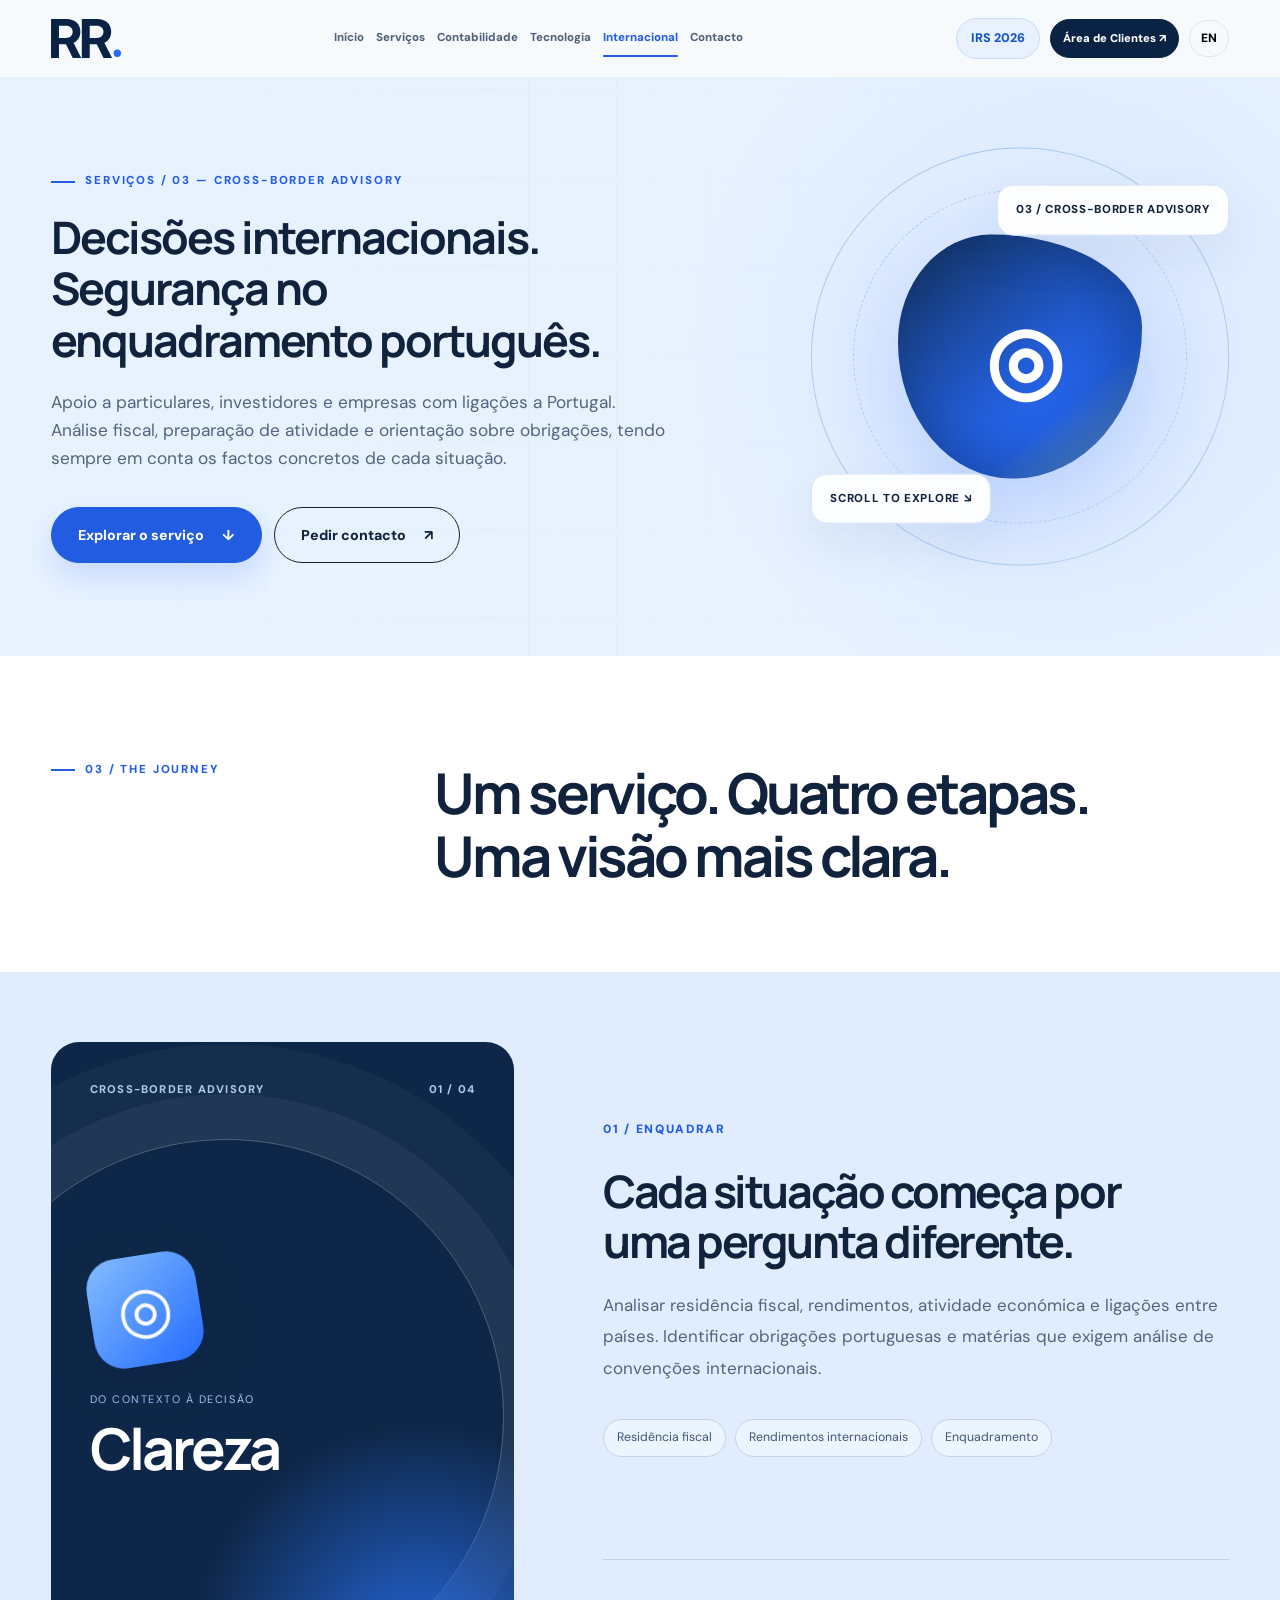
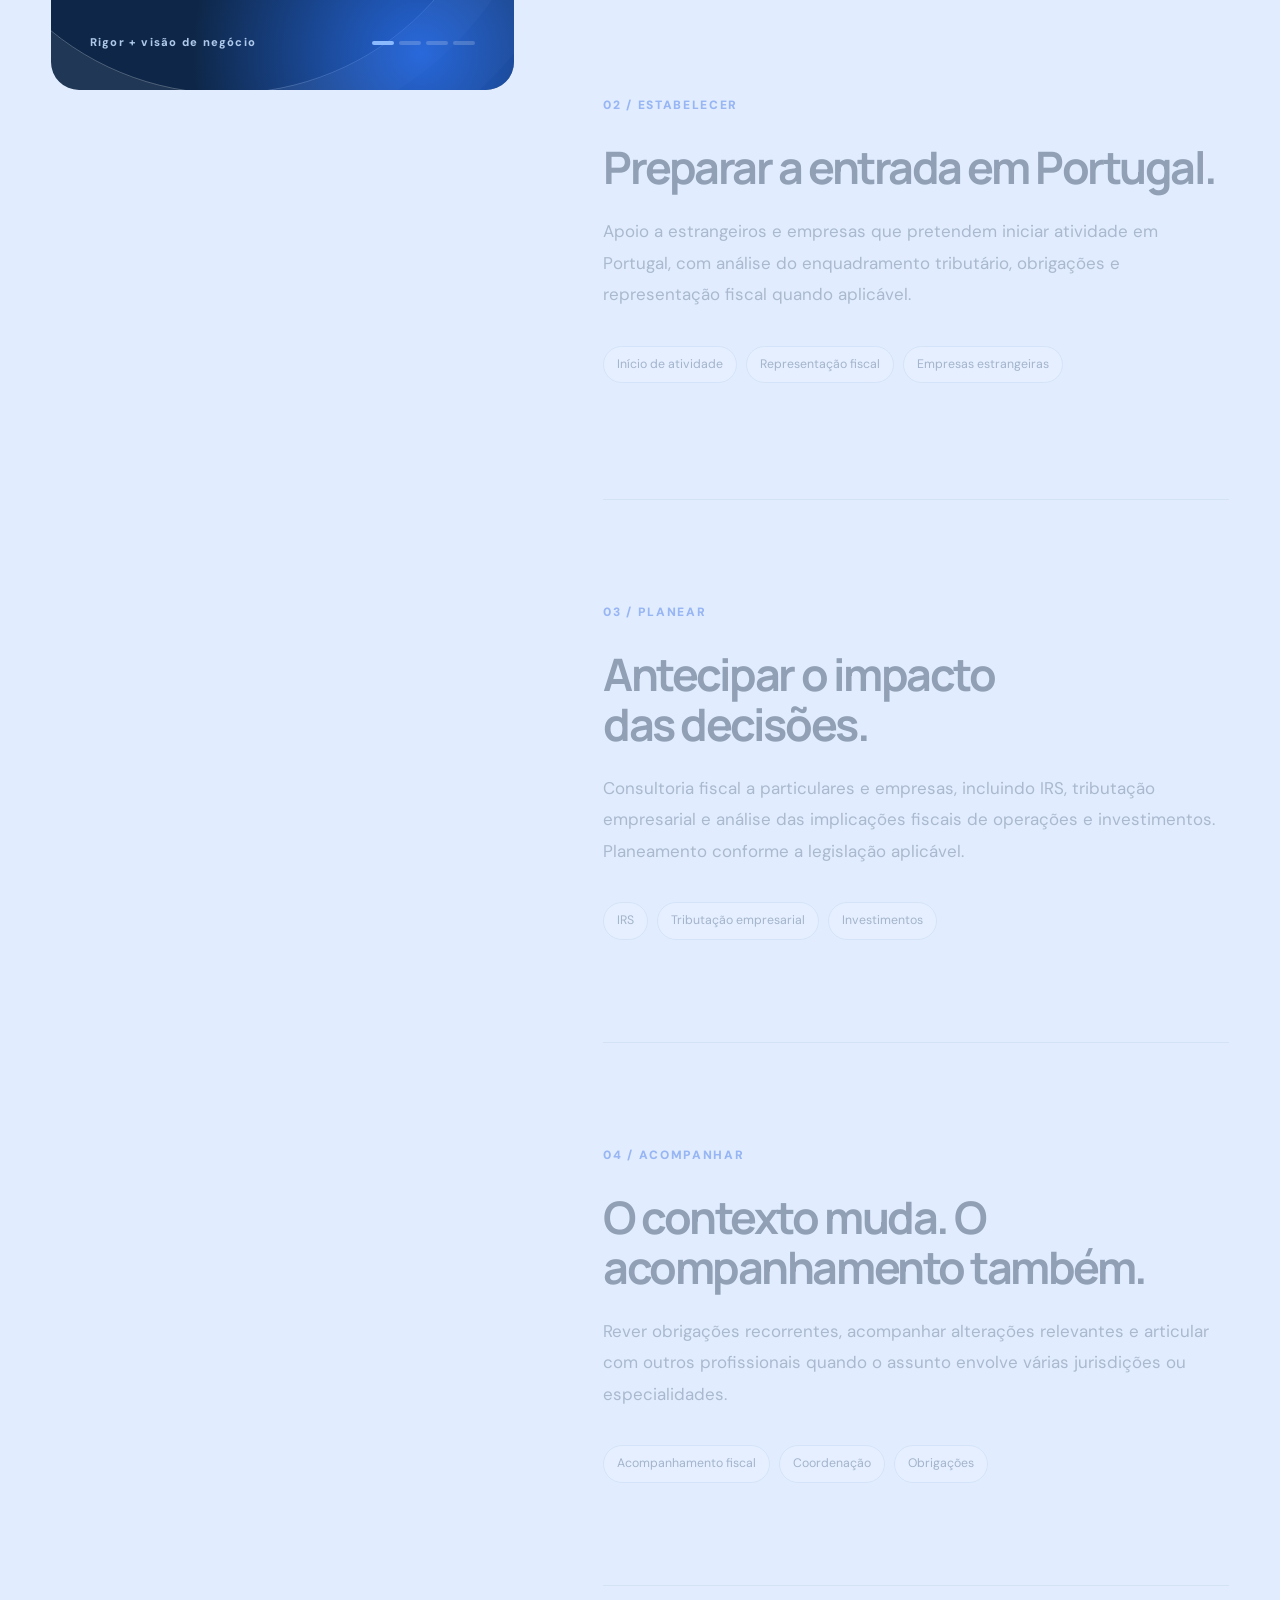
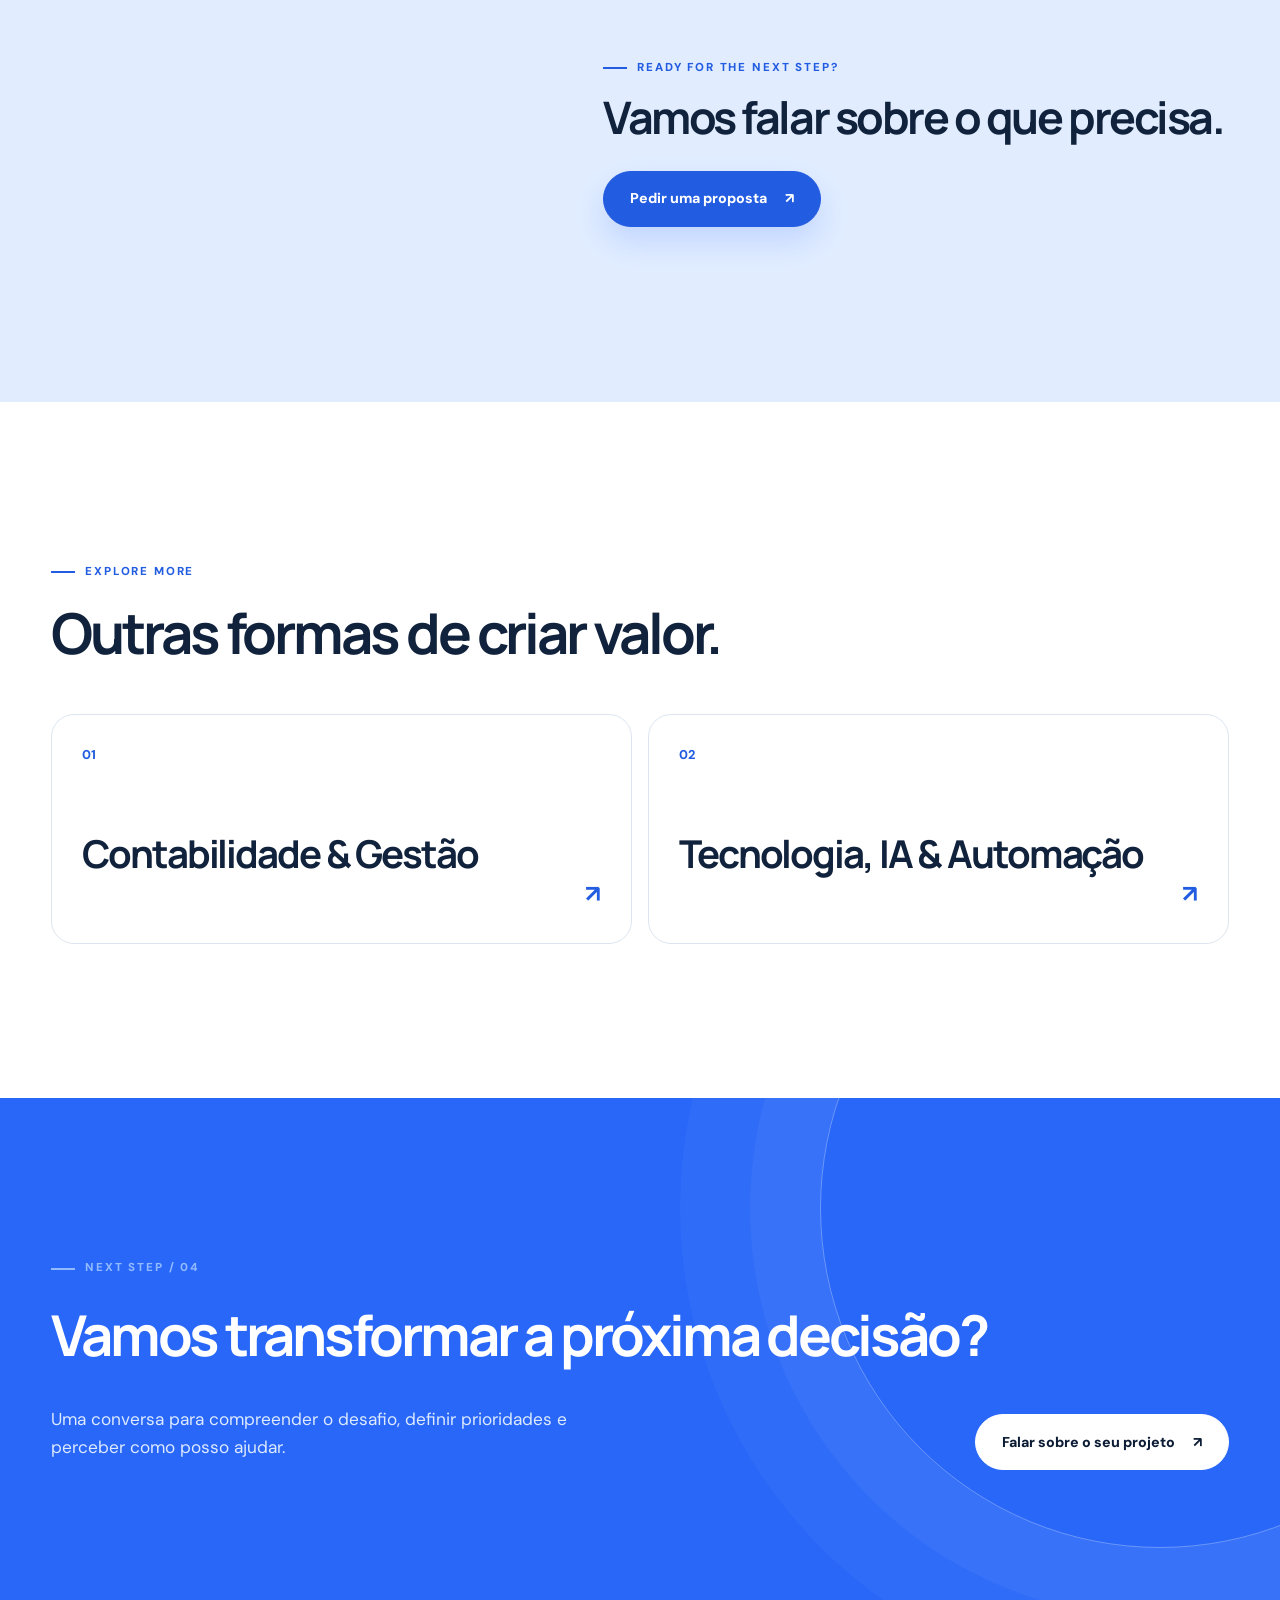
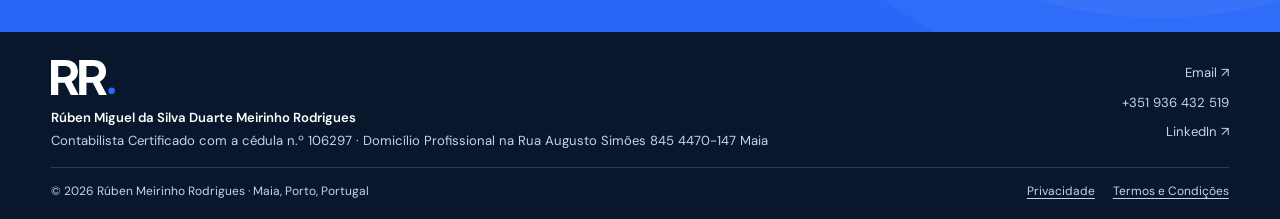
<file: internacional/index.html>
<!DOCTYPE html>

<html lang="pt-PT"><head><meta charset="utf-8"/><script src="../assets/clean-url.js"></script><script src="../assets/avisos.js" defer></script><meta content="width=device-width,initial-scale=1" name="viewport"/><meta content="#f7f9fc" name="theme-color"/><meta content="Rúben Meirinho Rodrigues — Contabilidade, fiscalidade, gestão e tecnologia. Contabilista Certificado na Maia, Porto." name="description"/><title>Fiscalidade Internacional | Rúben Meirinho Rodrigues</title><link href="../assets/apple-touch-icon.png?v=1" rel="apple-touch-icon" sizes="180x180"/><link href="https://www.rr-contabilidade.com/internacional/" rel="canonical"/><meta content="website" property="og:type"/><meta content="Rúben Meirinho Rodrigues" property="og:site_name"/><meta content="pt_PT" property="og:locale"/><meta content="Fiscalidade Internacional | Rúben Meirinho Rodrigues" property="og:title"/><meta content="Rúben Meirinho Rodrigues — Contabilidade, fiscalidade, gestão e tecnologia. Contabilista Certificado na Maia, Porto." property="og:description"/><meta content="https://www.rr-contabilidade.com/internacional/" property="og:url"/><meta content="https://www.rr-contabilidade.com/assets/og.png?v=1" property="og:image"/><meta content="1200" property="og:image:width"/><meta content="630" property="og:image:height"/><meta content="RR. — Contabilidade · Fiscalidade · Consultoria &amp; Estratégia" property="og:image:alt"/><meta content="summary_large_image" name="twitter:card"/><meta content="Fiscalidade Internacional | Rúben Meirinho Rodrigues" name="twitter:title"/><meta content="Rúben Meirinho Rodrigues — Contabilidade, fiscalidade, gestão e tecnologia. Contabilista Certificado na Maia, Porto." name="twitter:description"/><meta content="https://www.rr-contabilidade.com/assets/og.png?v=1" name="twitter:image"/><link href="../assets/favicon.svg?v=1" rel="icon" type="image/svg+xml"/><link href="../assets/style.css?v=5" rel="stylesheet"/><link rel="stylesheet" href="../assets/layout.css?v=9"/></head><body><a class="skip-link" href="#main-content" data-pt="Saltar para o conteúdo" data-en="Skip to content">Saltar para o conteúdo</a><div id="progress"></div><header class="top" id="top"><div class="shell nav"><a class="brand" href="../"><img alt="RR. — Rúben Meirinho Rodrigues" class="logo-img" height="51" src="../assets/rr-logo.svg?v=9" width="76"/><span>Contabilidade · Fiscalidade<small>CONSULTORIA &amp; ESTRATÉGIA</small></span></a><nav aria-label="Principal" class="links" id="links"><a class="" href="../"><span class="" data-en="Home" data-pt="Início">Início</span></a><a class="" href="../#servicos"><span class="" data-en="Services" data-pt="Serviços">Serviços</span></a><a class="" href="../contabilidade/"><span class="" data-en="Accounting" data-pt="Contabilidade">Contabilidade</span></a><a class="" href="../tecnologia/"><span class="" data-en="Technology" data-pt="Tecnologia">Tecnologia</span></a><a class="current" aria-current="page" href="../internacional/"><span class="" data-en="International" data-pt="Internacional">Internacional</span></a><a class="" href="../contacto/"><span class="" data-en="Contact" data-pt="Contacto">Contacto</span></a></nav><div class="navend"><a class="nav-irs" data-en="Personal tax" data-pt="IRS 2026" href="../#irs">IRS 2026</a><a aria-label="Aceder à Área de Clientes" class="client-login" data-en="Business Client Portal ↗" data-pt="Área de Clientes ↗" href="https://portal.rr-contabilidade.com" title="Portal de Clientes RR">Área de Clientes ↗</a><button aria-label="Switch language" class="lang" id="lang">EN</button><a class="navbtn" href="../contacto/"><span class="" data-en="Get in touch" data-pt="Pedir contacto">Pedir contacto</span> ↗</a><button aria-label="Menu" class="menu" id="menu" type="button" aria-expanded="false" aria-controls="links">☰</button></div></div></header><main id="main-content" tabindex="-1"><section class="servicehero ice"><div class="hero-gridlines"></div><div class="shell servicehero-inner"><div><span class="eyebrow">SERVIÇOS / 03 — CROSS-BORDER ADVISORY</span><h1 class="hero-title" data-en="International decisions. Clarity on Portuguese tax." data-pt="Decisões internacionais. Segurança no enquadramento português.">Decisões internacionais. Segurança no enquadramento português.</h1><p class="herodesc"><span class="" data-en="Support for individuals, investors and businesses connected to Portugal. Tax analysis, business setup and guidance on obligations, always grounded in each case’s specific facts." data-pt="Apoio a particulares, investidores e empresas com ligações a Portugal. Análise fiscal, preparação de atividade e orientação sobre obrigações, tendo sempre em conta os factos concretos de cada situação.">Apoio a particulares, investidores e empresas com ligações a Portugal. Análise fiscal, preparação de atividade e orientação sobre obrigações, tendo sempre em conta os factos concretos de cada situação.</span></p><div class="heroactions"><a class="btn solid" href="#percurso"><span class="" data-en="Explore the service" data-pt="Explorar o serviço">Explorar o serviço</span> ↓</a><a class="btn outline" href="../contacto/"><span class="" data-en="Get in touch" data-pt="Pedir contacto">Pedir contacto</span> ↗</a></div></div><div class="hero-object"><div class="ring r1"></div><div class="ring r2"></div><div class="sphere">◎</div><div class="mini mini1">03 / CROSS-BORDER ADVISORY</div><div class="mini mini2">SCROLL TO EXPLORE ↘</div></div></div><div class="scrollnote">SCROLL ↓</div></section>
<section class="chapter-intro" id="percurso"><div class="shell introgrid"><span class="eyebrow">03 / THE JOURNEY</span><h2 class="" data-en="One service. Four stages. A clearer view." data-pt="Um serviço. Quatro etapas. Uma visão mais clara.">Um serviço. Quatro etapas. Uma visão mais clara.</h2></div></section>
<section class="narrative ice"><div class="shell narrativegrid"><div class="visual-side"><div class="stickyvisual"><div class="visualtop"><span>CROSS-BORDER ADVISORY</span><span class="step-indicator">01 / 04</span></div><div class="visualmiddle"><div class="visualshape">◎</div><span class="visualcaption"><span class="" data-en="FROM CONTEXT TO DECISION" data-pt="DO CONTEXTO À DECISÃO">DO CONTEXTO À DECISÃO</span></span><h3 class="visualword"><span class="" data-en="Clarity" data-pt="Clareza">Clareza</span></h3></div><div class="visualbottom"><span><span class="" data-en="Rigour + business perspective" data-pt="Rigor + visão de negócio">Rigor + visão de negócio</span></span><div class="stepbars"><i class="on"></i><i></i><i></i><i></i></div></div></div></div><div class="steps"><article class="step" data-step="0"><span class="stepnum">01 / ENQUADRAR</span><h3 class="" data-en="Every situation starts with a different question." data-pt="Cada situação começa por uma pergunta diferente.">Cada situação começa por uma pergunta diferente.</h3><p><span class="" data-en="Review tax residence, income, business activity and cross-border connections, including matters requiring treaty analysis." data-pt="Analisar residência fiscal, rendimentos, atividade económica e ligações entre países. Identificar obrigações portuguesas e matérias que exigem análise de convenções internacionais.">Analisar residência fiscal, rendimentos, atividade económica e ligações entre países. Identificar obrigações portuguesas e matérias que exigem análise de convenções internacionais.</span></p><div class="chips"><span>Residência fiscal</span><span>Rendimentos internacionais</span><span>Enquadramento</span></div></article><article class="step" data-step="1"><span class="stepnum">02 / ESTABELECER</span><h3 class="" data-en="Prepare to operate in Portugal." data-pt="Preparar a entrada em Portugal.">Preparar a entrada em Portugal.</h3><p><span class="" data-en="Support for foreign individuals and businesses starting activity in Portugal, including tax obligations and fiscal representation where applicable." data-pt="Apoio a estrangeiros e empresas que pretendem iniciar atividade em Portugal, com análise do enquadramento tributário, obrigações e representação fiscal quando aplicável.">Apoio a estrangeiros e empresas que pretendem iniciar atividade em Portugal, com análise do enquadramento tributário, obrigações e representação fiscal quando aplicável.</span></p><div class="chips"><span>Início de atividade</span><span>Representação fiscal</span><span>Empresas estrangeiras</span></div></article><article class="step" data-step="2"><span class="stepnum">03 / PLANEAR</span><h3 class="" data-en="Anticipate the impact of decisions." data-pt="Antecipar o impacto das decisões.">Antecipar o impacto das decisões.</h3><p><span class="" data-en="Tax consulting for individuals and companies, including personal income tax, corporate tax and investment implications, within applicable law." data-pt="Consultoria fiscal a particulares e empresas, incluindo IRS, tributação empresarial e análise das implicações fiscais de operações e investimentos. Planeamento conforme a legislação aplicável.">Consultoria fiscal a particulares e empresas, incluindo IRS, tributação empresarial e análise das implicações fiscais de operações e investimentos. Planeamento conforme a legislação aplicável.</span></p><div class="chips"><span>IRS</span><span>Tributação empresarial</span><span>Investimentos</span></div></article><article class="step" data-step="3"><span class="stepnum">04 / ACOMPANHAR</span><h3 class="" data-en="As circumstances change, support adapts." data-pt="O contexto muda. O acompanhamento também.">O contexto muda. O acompanhamento também.</h3><p><span class="" data-en="Review recurring obligations, relevant changes and coordinate with other professionals where multiple jurisdictions or specialties are involved." data-pt="Rever obrigações recorrentes, acompanhar alterações relevantes e articular com outros profissionais quando o assunto envolve várias jurisdições ou especialidades.">Rever obrigações recorrentes, acompanhar alterações relevantes e articular com outros profissionais quando o assunto envolve várias jurisdições ou especialidades.</span></p><div class="chips"><span>Acompanhamento fiscal</span><span>Coordenação</span><span>Obrigações</span></div></article><div class="storyend"><span class="eyebrow">READY FOR THE NEXT STEP?</span><h3 class="" data-en="Let’s talk about what you need." data-pt="Vamos falar sobre o que precisa.">Vamos falar sobre o que precisa.</h3><a class="btn solid" href="../contacto/"><span class="" data-en="Request a proposal" data-pt="Pedir uma proposta">Pedir uma proposta</span> ↗</a></div></div></div></section>
<section class="other"><div class="shell"><span class="eyebrow">EXPLORE MORE</span><h2 class="" data-en="Other ways to create value." data-pt="Outras formas de criar valor.">Outras formas de criar valor.</h2><div class="othergrid"><a class="othercard" href="../contabilidade/"><span>01</span><h3 class="" data-en="Accounting &amp; Management" data-pt="Contabilidade &amp; Gestão">Contabilidade &amp; Gestão</h3><b>↗</b></a><a class="othercard" href="../tecnologia/"><span>02</span><h3 class="" data-en="Technology, AI &amp; Automation" data-pt="Tecnologia, IA &amp; Automação">Tecnologia, IA &amp; Automação</h3><b>↗</b></a></div></div></section><section class="endcta"><div class="shell"><span class="eyebrow light">NEXT STEP / 04</span><h2 class="" data-en="Ready to make the next decision?" data-pt="Vamos transformar a próxima decisão?">Vamos transformar a próxima decisão?</h2><div class="ctarow"><p><span class="" data-en="A conversation to understand your challenge, set priorities and explore how I can help." data-pt="Uma conversa para compreender o desafio, definir prioridades e perceber como posso ajudar.">Uma conversa para compreender o desafio, definir prioridades e perceber como posso ajudar.</span></p><a class="btn white" href="../contacto/"><span class="" data-en="Discuss your project" data-pt="Falar sobre o seu projeto">Falar sobre o seu projeto</span> <span>↗</span></a></div></div><div class="ctaorb"></div></section></main><footer><div class="shell foot"><div class="footer-identity"><a class="footbrand" href="../"><img src="../assets/rr-logo-white.svg?v=9" width="64" height="43" alt="RR. — Início"/></a><p><span class="footer-name">Rúben Miguel da Silva Duarte Meirinho Rodrigues</span><span data-pt="Contabilista Certificado com a cédula n.º 106297 · Domicílio Profissional na Rua Augusto Simões 845 4470-147 Maia" data-en="Certified Accountant, licence no. 106297 · Professional address: Rua Augusto Simões 845 4470-147 Maia">Contabilista Certificado com a cédula n.º 106297 · Domicílio Profissional na Rua Augusto Simões 845 4470-147 Maia</span></p></div><div class="footlinks"><a href="mailto:contabilidade.rubenrodrigues@gmail.com">Email ↗</a><a href="tel:+351936432519">+351 936 432 519</a><a href="https://www.linkedin.com/in/ruben-m-rodrigues/" rel="noopener noreferrer" target="_blank">LinkedIn ↗</a></div><div class="footbottom"><span class="footer-copyright">© <span id="year"></span> Rúben Meirinho Rodrigues · Maia, Porto, Portugal</span><nav class="footer-legal" aria-label="Informação legal"><a href="../privacidade/" data-pt="Privacidade" data-en="Privacy">Privacidade</a><a href="../termos/" data-pt="Termos e Condições" data-en="Terms and Conditions">Termos e Condições</a></nav></div></div></footer><script defer="" src="../assets/main.js?v=5"></script></body></html>
</file>
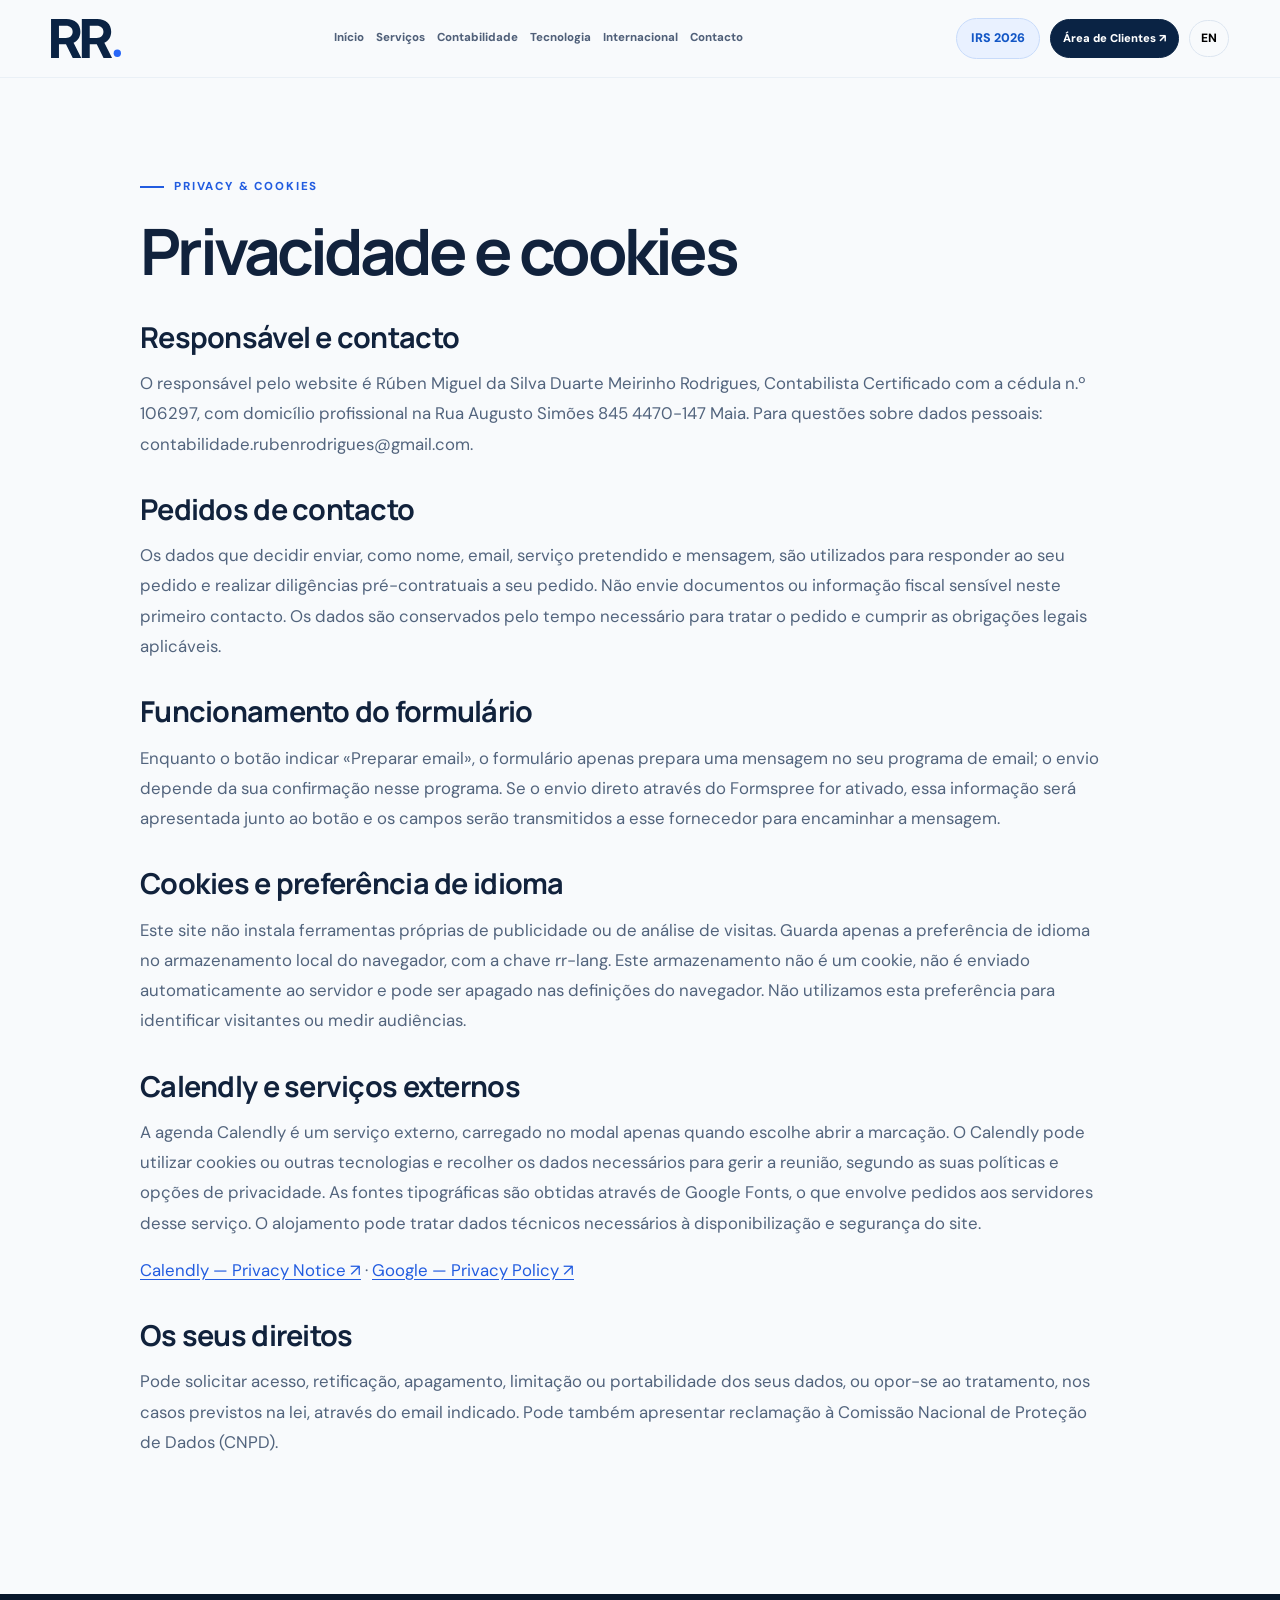
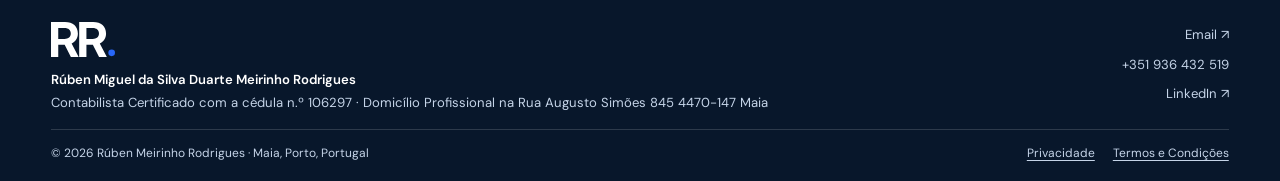
<file: privacidade/index.html>
<!DOCTYPE html>

<html lang="pt-PT"><head><meta charset="utf-8"/><script src="../assets/clean-url.js"></script><script src="../assets/avisos.js" defer></script><meta content="width=device-width,initial-scale=1" name="viewport"/><meta content="#f7f9fc" name="theme-color"/><meta content="Rúben Meirinho Rodrigues — Contabilidade, fiscalidade, gestão e tecnologia. Contabilista Certificado na Maia, Porto." name="description"/><title>Privacidade | Rúben Meirinho Rodrigues</title><link href="../assets/apple-touch-icon.png?v=1" rel="apple-touch-icon" sizes="180x180"/><link href="https://www.rr-contabilidade.com/privacidade/" rel="canonical"/><meta content="website" property="og:type"/><meta content="Rúben Meirinho Rodrigues" property="og:site_name"/><meta content="pt_PT" property="og:locale"/><meta content="Privacidade | Rúben Meirinho Rodrigues" property="og:title"/><meta content="Rúben Meirinho Rodrigues — Contabilidade, fiscalidade, gestão e tecnologia. Contabilista Certificado na Maia, Porto." property="og:description"/><meta content="https://www.rr-contabilidade.com/privacidade/" property="og:url"/><meta content="https://www.rr-contabilidade.com/assets/og.png?v=1" property="og:image"/><meta content="1200" property="og:image:width"/><meta content="630" property="og:image:height"/><meta content="RR. — Contabilidade · Fiscalidade · Consultoria &amp; Estratégia" property="og:image:alt"/><meta content="summary_large_image" name="twitter:card"/><meta content="Privacidade | Rúben Meirinho Rodrigues" name="twitter:title"/><meta content="Rúben Meirinho Rodrigues — Contabilidade, fiscalidade, gestão e tecnologia. Contabilista Certificado na Maia, Porto." name="twitter:description"/><meta content="https://www.rr-contabilidade.com/assets/og.png?v=1" name="twitter:image"/><link href="../assets/favicon.svg?v=1" rel="icon" type="image/svg+xml"/><link href="../assets/style.css?v=5" rel="stylesheet"/><link rel="stylesheet" href="../assets/layout.css?v=9"/></head><body><a class="skip-link" href="#main-content" data-pt="Saltar para o conteúdo" data-en="Skip to content">Saltar para o conteúdo</a><div id="progress"></div><header class="top" id="top"><div class="shell nav"><a class="brand" href="../"><img alt="RR. — Rúben Meirinho Rodrigues" class="logo-img" height="51" src="../assets/rr-logo.svg?v=9" width="76"/><span>Contabilidade · Fiscalidade<small>CONSULTORIA &amp; ESTRATÉGIA</small></span></a><nav aria-label="Principal" class="links" id="links"><a class="" href="../"><span class="" data-en="Home" data-pt="Início">Início</span></a><a class="" href="../#servicos"><span class="" data-en="Services" data-pt="Serviços">Serviços</span></a><a class="" href="../contabilidade/"><span class="" data-en="Accounting" data-pt="Contabilidade">Contabilidade</span></a><a class="" href="../tecnologia/"><span class="" data-en="Technology" data-pt="Tecnologia">Tecnologia</span></a><a class="" href="../internacional/"><span class="" data-en="International" data-pt="Internacional">Internacional</span></a><a class="" href="../contacto/"><span class="" data-en="Contact" data-pt="Contacto">Contacto</span></a></nav><div class="navend"><a class="nav-irs" data-en="Personal tax" data-pt="IRS 2026" href="../#irs">IRS 2026</a><a aria-label="Aceder à Área de Clientes" class="client-login" data-en="Business Client Portal ↗" data-pt="Área de Clientes ↗" href="https://portal.rr-contabilidade.com" title="Portal de Clientes RR">Área de Clientes ↗</a><button aria-label="Switch language" class="lang" id="lang">EN</button><a class="navbtn" href="../contacto/"><span class="" data-en="Get in touch" data-pt="Pedir contacto">Pedir contacto</span> ↗</a><button aria-label="Menu" class="menu" id="menu" type="button" aria-expanded="false" aria-controls="links">☰</button></div></div></header><main id="main-content" tabindex="-1"><article class="legal shell legal-copy"><span class="eyebrow">PRIVACY &amp; COOKIES</span><h1 data-pt="Privacidade e cookies" data-en="Privacy and cookies">Privacidade e cookies</h1><section><h2 data-pt="Responsável e contacto" data-en="Controller and contact">Responsável e contacto</h2><p data-pt="O responsável pelo website é Rúben Miguel da Silva Duarte Meirinho Rodrigues, Contabilista Certificado com a cédula n.º 106297, com domicílio profissional na Rua Augusto Simões 845 4470-147 Maia. Para questões sobre dados pessoais: contabilidade.rubenrodrigues@gmail.com." data-en="The website is operated by Rúben Miguel da Silva Duarte Meirinho Rodrigues, Certified Accountant, licence no. 106297, with a professional address at Rua Augusto Simões 845 4470-147 Maia. For personal data enquiries: contabilidade.rubenrodrigues@gmail.com.">O responsável pelo website é Rúben Miguel da Silva Duarte Meirinho Rodrigues, Contabilista Certificado com a cédula n.º 106297, com domicílio profissional na Rua Augusto Simões 845 4470-147 Maia. Para questões sobre dados pessoais: contabilidade.rubenrodrigues@gmail.com.</p></section><section><h2 data-pt="Pedidos de contacto" data-en="Contact enquiries">Pedidos de contacto</h2><p data-pt="Os dados que decidir enviar, como nome, email, serviço pretendido e mensagem, são utilizados para responder ao seu pedido e realizar diligências pré-contratuais a seu pedido. Não envie documentos ou informação fiscal sensível neste primeiro contacto. Os dados são conservados pelo tempo necessário para tratar o pedido e cumprir as obrigações legais aplicáveis." data-en="The details you choose to send, such as your name, email, requested service and message, are used to respond to your enquiry and take pre-contractual steps at your request. Do not send documents or sensitive tax information in an initial enquiry. Details are retained as needed to handle the enquiry and meet applicable legal obligations.">Os dados que decidir enviar, como nome, email, serviço pretendido e mensagem, são utilizados para responder ao seu pedido e realizar diligências pré-contratuais a seu pedido. Não envie documentos ou informação fiscal sensível neste primeiro contacto. Os dados são conservados pelo tempo necessário para tratar o pedido e cumprir as obrigações legais aplicáveis.</p></section><section><h2 data-pt="Funcionamento do formulário" data-en="How the form works">Funcionamento do formulário</h2><p data-pt="Enquanto o botão indicar «Preparar email», o formulário apenas prepara uma mensagem no seu programa de email; o envio depende da sua confirmação nesse programa. Se o envio direto através do Formspree for ativado, essa informação será apresentada junto ao botão e os campos serão transmitidos a esse fornecedor para encaminhar a mensagem." data-en="While the button says “Prepare email”, the form only prepares a message in your email application; sending requires your confirmation there. If direct submission through Formspree is enabled, this will be stated beside the button and the fields will be transmitted to that provider to deliver the message.">Enquanto o botão indicar «Preparar email», o formulário apenas prepara uma mensagem no seu programa de email; o envio depende da sua confirmação nesse programa. Se o envio direto através do Formspree for ativado, essa informação será apresentada junto ao botão e os campos serão transmitidos a esse fornecedor para encaminhar a mensagem.</p></section><section><h2 data-pt="Cookies e preferência de idioma" data-en="Cookies and language preference">Cookies e preferência de idioma</h2><p data-pt="Este site não instala ferramentas próprias de publicidade ou de análise de visitas. Guarda apenas a preferência de idioma no armazenamento local do navegador, com a chave rr-lang. Este armazenamento não é um cookie, não é enviado automaticamente ao servidor e pode ser apagado nas definições do navegador. Não utilizamos esta preferência para identificar visitantes ou medir audiências." data-en="This site does not install its own advertising or visitor analytics tools. It stores the language preference in browser local storage under the rr-lang key. This is not a cookie, is not automatically sent to the server, and can be cleared in browser settings. We do not use this preference to identify visitors or measure audiences.">Este site não instala ferramentas próprias de publicidade ou de análise de visitas. Guarda apenas a preferência de idioma no armazenamento local do navegador, com a chave rr-lang. Este armazenamento não é um cookie, não é enviado automaticamente ao servidor e pode ser apagado nas definições do navegador. Não utilizamos esta preferência para identificar visitantes ou medir audiências.</p></section><section><h2 data-pt="Calendly e serviços externos" data-en="Calendly and external services">Calendly e serviços externos</h2><p data-pt="A agenda Calendly é um serviço externo, carregado no modal apenas quando escolhe abrir a marcação. O Calendly pode utilizar cookies ou outras tecnologias e recolher os dados necessários para gerir a reunião, segundo as suas políticas e opções de privacidade. As fontes tipográficas são obtidas através de Google Fonts, o que envolve pedidos aos servidores desse serviço. O alojamento pode tratar dados técnicos necessários à disponibilização e segurança do site." data-en="Calendly is an external service loaded in the modal only when you choose to open booking. Calendly may use cookies or other technologies and collect details needed to manage the meeting under its own policies and privacy options. Fonts are requested from Google Fonts servers. The hosting service may process technical data needed to deliver and secure the website.">A agenda Calendly é um serviço externo, carregado no modal apenas quando escolhe abrir a marcação. O Calendly pode utilizar cookies ou outras tecnologias e recolher os dados necessários para gerir a reunião, segundo as suas políticas e opções de privacidade. As fontes tipográficas são obtidas através de Google Fonts, o que envolve pedidos aos servidores desse serviço. O alojamento pode tratar dados técnicos necessários à disponibilização e segurança do site.</p></section><p class="legal-provider-links"><a href="https://calendly.com/legal/privacy-notice" target="_blank" rel="noopener noreferrer">Calendly — Privacy Notice ↗</a> · <a href="https://policies.google.com/privacy" target="_blank" rel="noopener noreferrer">Google — Privacy Policy ↗</a></p><section><h2 data-pt="Os seus direitos" data-en="Your rights">Os seus direitos</h2><p data-pt="Pode solicitar acesso, retificação, apagamento, limitação ou portabilidade dos seus dados, ou opor-se ao tratamento, nos casos previstos na lei, através do email indicado. Pode também apresentar reclamação à Comissão Nacional de Proteção de Dados (CNPD)." data-en="You may request access, rectification, erasure, restriction or portability of your data, or object to processing, where provided by law, using the email above. You may also lodge a complaint with the Portuguese data protection authority (CNPD).">Pode solicitar acesso, retificação, apagamento, limitação ou portabilidade dos seus dados, ou opor-se ao tratamento, nos casos previstos na lei, através do email indicado. Pode também apresentar reclamação à Comissão Nacional de Proteção de Dados (CNPD).</p></section></article></main><footer><div class="shell foot"><div class="footer-identity"><a class="footbrand" href="../"><img src="../assets/rr-logo-white.svg?v=9" width="64" height="43" alt="RR. — Início"/></a><p><span class="footer-name">Rúben Miguel da Silva Duarte Meirinho Rodrigues</span><span data-pt="Contabilista Certificado com a cédula n.º 106297 · Domicílio Profissional na Rua Augusto Simões 845 4470-147 Maia" data-en="Certified Accountant, licence no. 106297 · Professional address: Rua Augusto Simões 845 4470-147 Maia">Contabilista Certificado com a cédula n.º 106297 · Domicílio Profissional na Rua Augusto Simões 845 4470-147 Maia</span></p></div><div class="footlinks"><a href="mailto:contabilidade.rubenrodrigues@gmail.com">Email ↗</a><a href="tel:+351936432519">+351 936 432 519</a><a href="https://www.linkedin.com/in/ruben-m-rodrigues/" rel="noopener noreferrer" target="_blank">LinkedIn ↗</a></div><div class="footbottom"><span class="footer-copyright">© <span id="year"></span> Rúben Meirinho Rodrigues · Maia, Porto, Portugal</span><nav class="footer-legal" aria-label="Informação legal"><a href="../privacidade/" data-pt="Privacidade" data-en="Privacy">Privacidade</a><a href="../termos/" data-pt="Termos e Condições" data-en="Terms and Conditions">Termos e Condições</a></nav></div></div></footer><script defer="" src="../assets/main.js?v=5"></script></body></html>
</file>
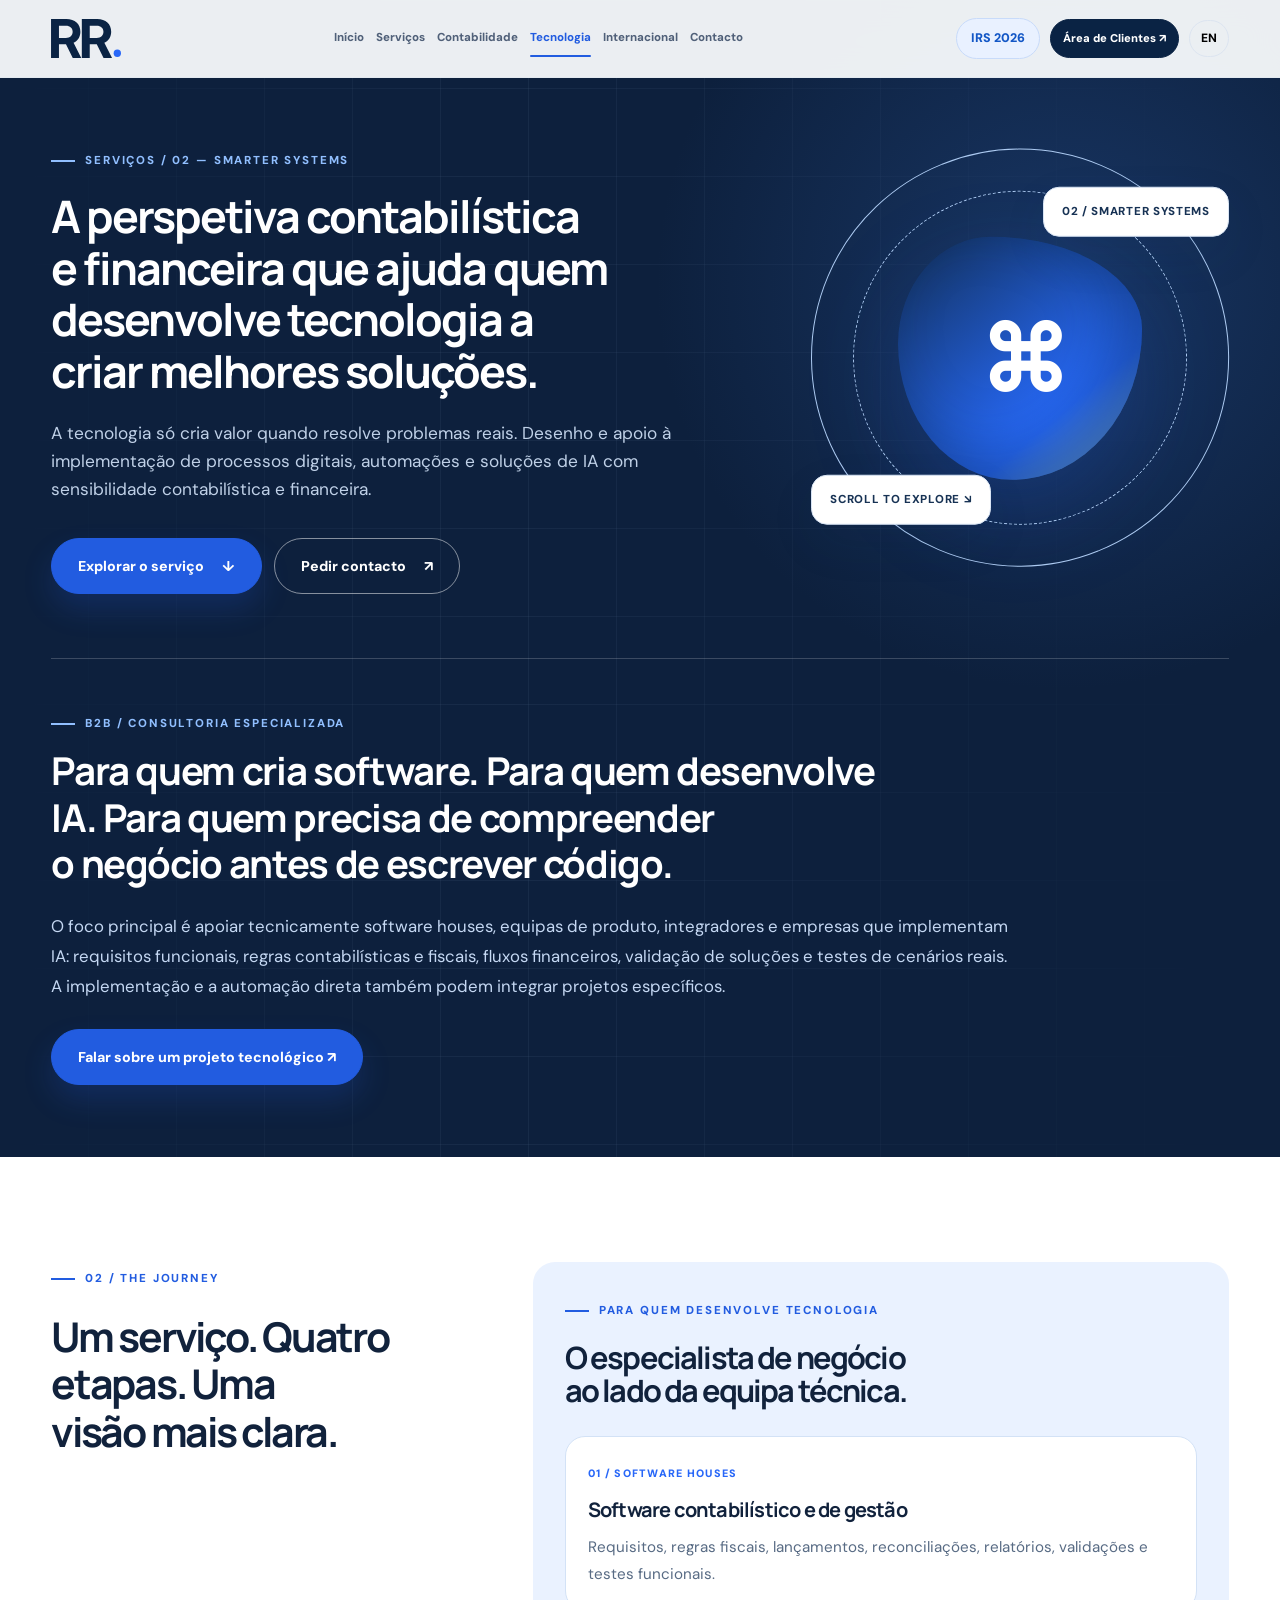
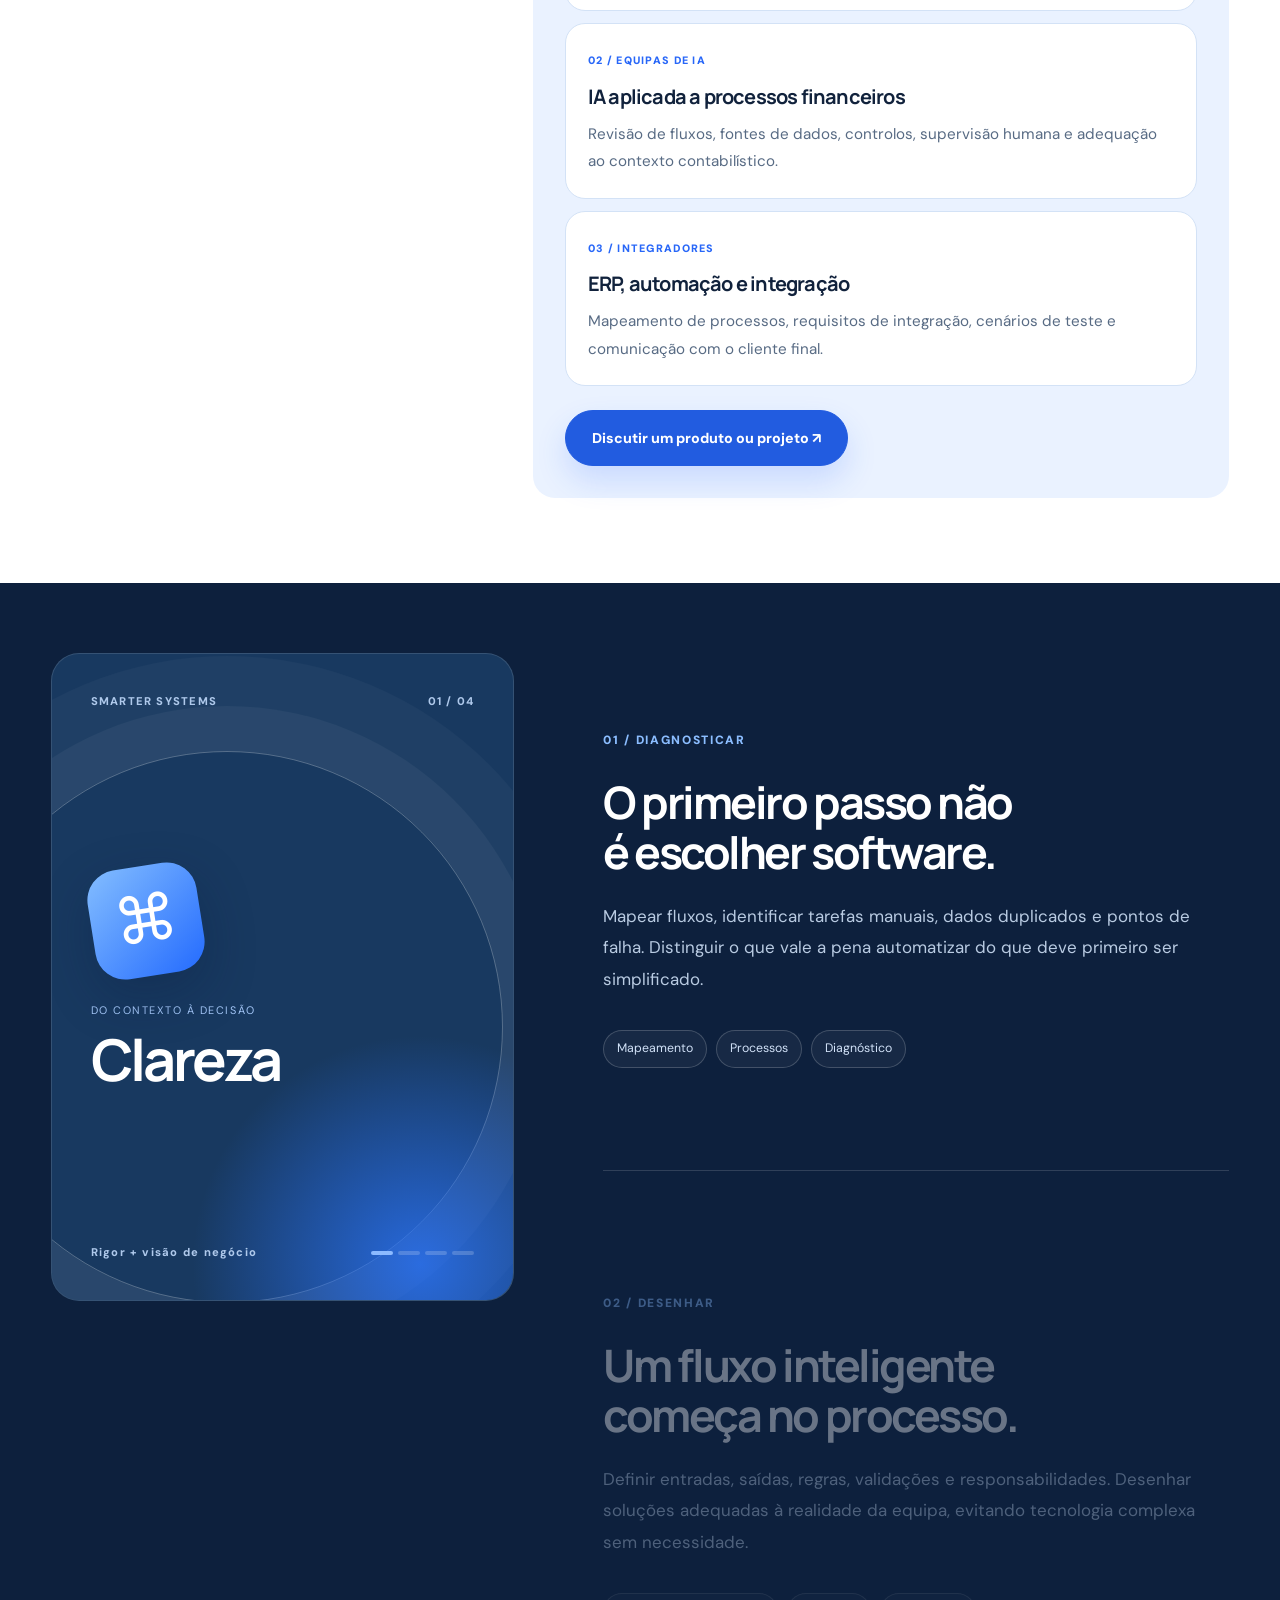
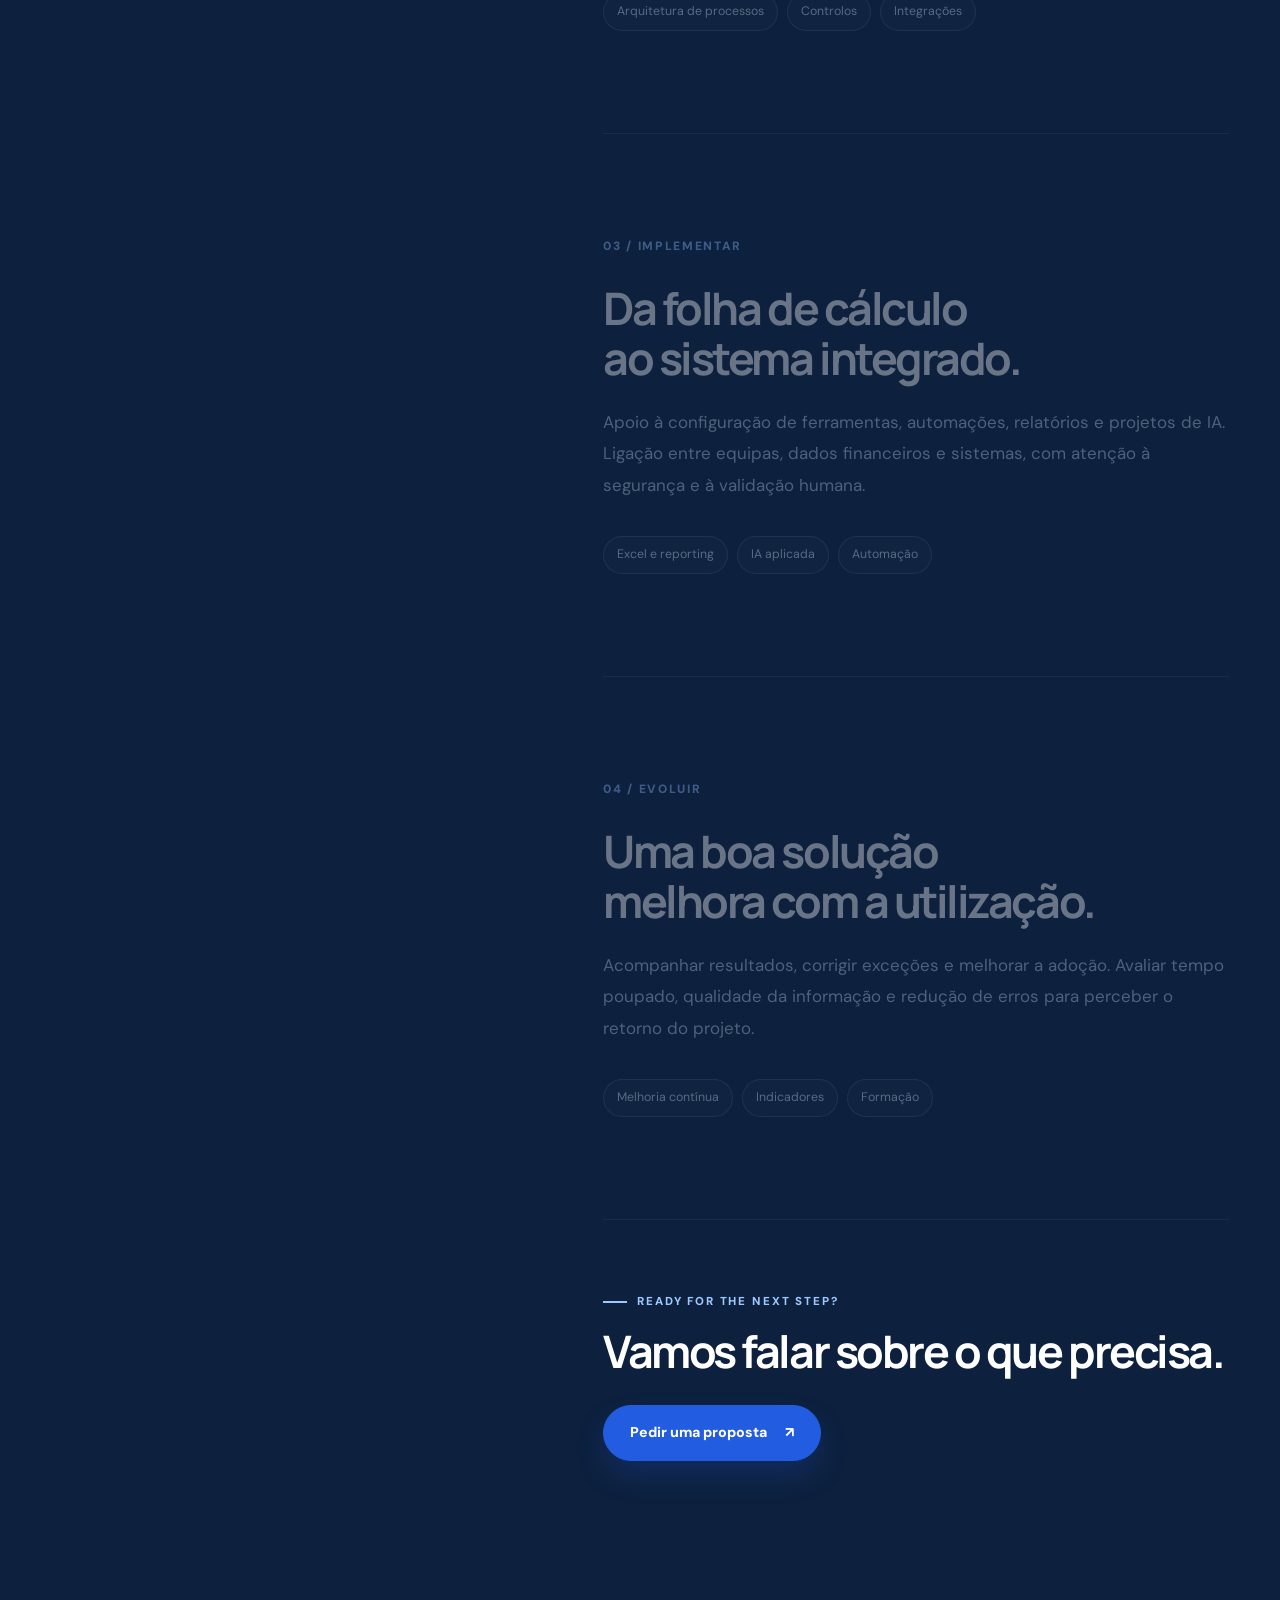
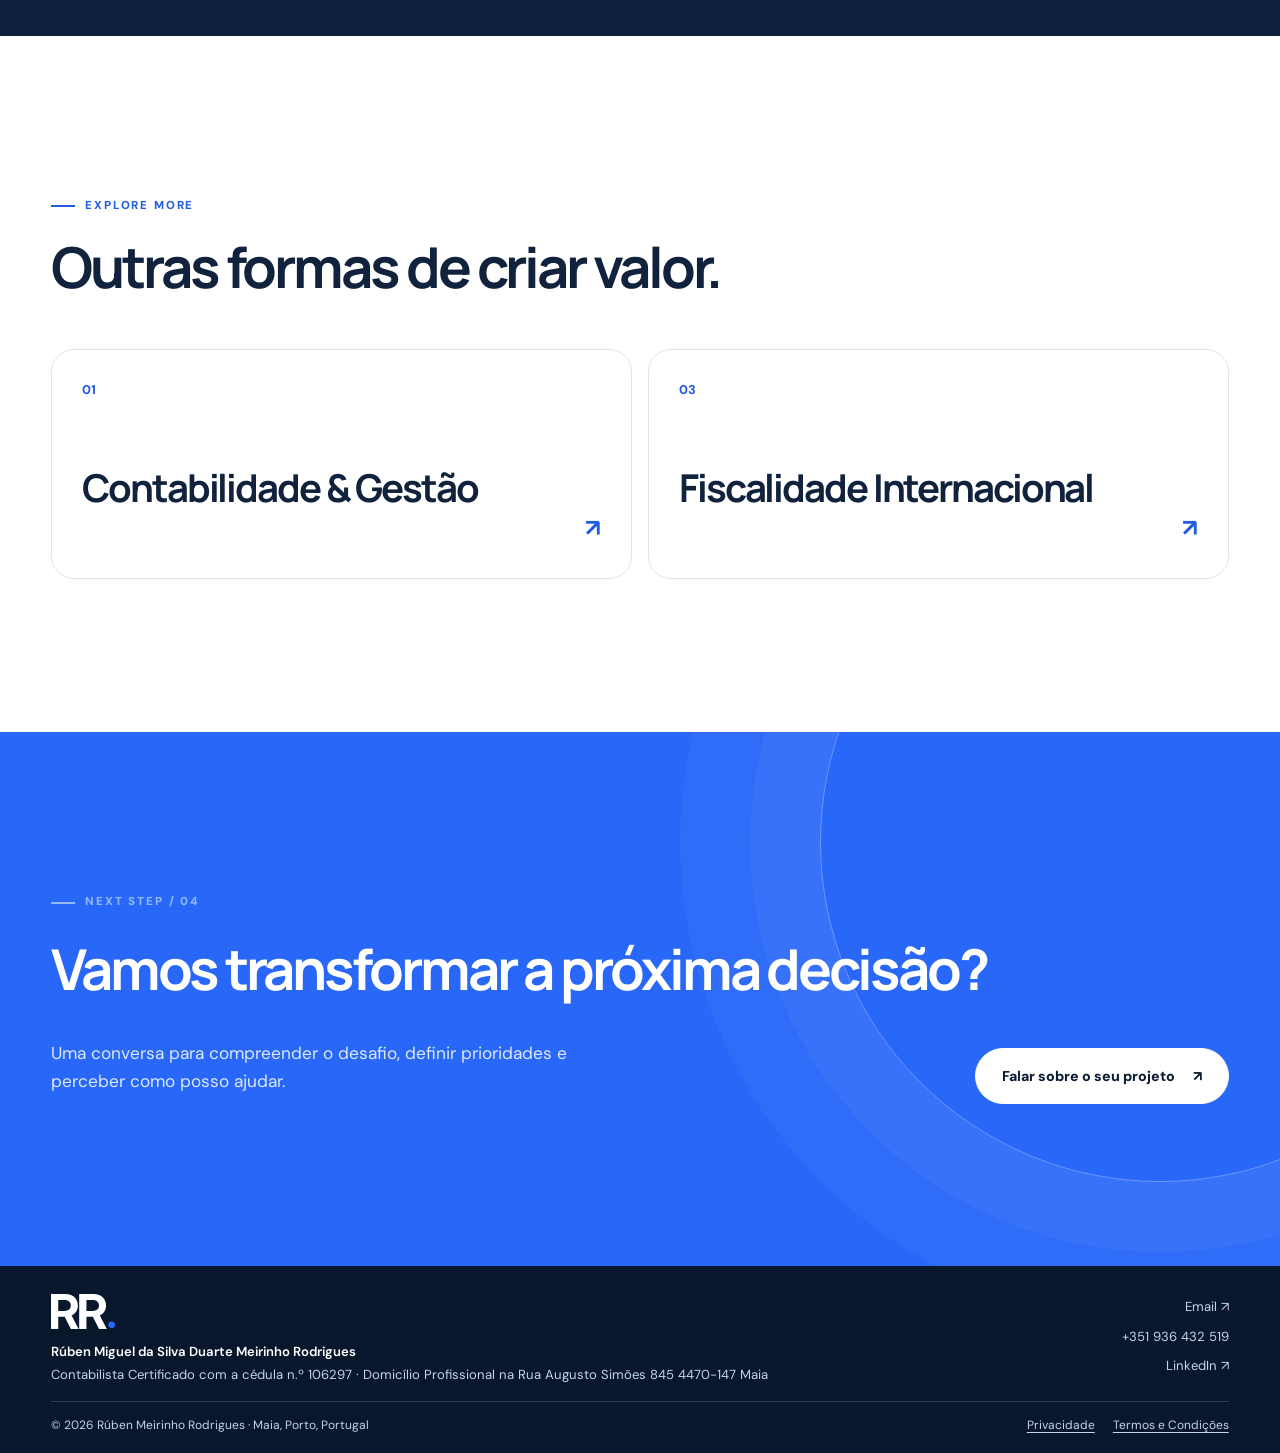
<file: tecnologia/index.html>
<!DOCTYPE html>
<html lang="pt-PT"><head><meta charset="utf-8"/><script src="../assets/clean-url.js"></script><script src="../assets/avisos.js" defer></script><meta content="width=device-width,initial-scale=1" name="viewport"/><meta content="#f7f9fc" name="theme-color"/><meta content="Rúben Meirinho Rodrigues — Contabilidade, fiscalidade, gestão e tecnologia. Contabilista Certificado na Maia, Porto." name="description"/><title>Tecnologia, IA &amp; Automação | Rúben Meirinho Rodrigues</title><link href="../assets/apple-touch-icon.png?v=1" rel="apple-touch-icon" sizes="180x180"/><link href="https://www.rr-contabilidade.com/tecnologia/" rel="canonical"/><meta content="website" property="og:type"/><meta content="Rúben Meirinho Rodrigues" property="og:site_name"/><meta content="pt_PT" property="og:locale"/><meta content="Tecnologia, IA &amp; Automação | Rúben Meirinho Rodrigues" property="og:title"/><meta content="Rúben Meirinho Rodrigues — Contabilidade, fiscalidade, gestão e tecnologia. Contabilista Certificado na Maia, Porto." property="og:description"/><meta content="https://www.rr-contabilidade.com/tecnologia/" property="og:url"/><meta content="https://www.rr-contabilidade.com/assets/og.png?v=1" property="og:image"/><meta content="1200" property="og:image:width"/><meta content="630" property="og:image:height"/><meta content="RR. — Contabilidade · Fiscalidade · Consultoria &amp; Estratégia" property="og:image:alt"/><meta content="summary_large_image" name="twitter:card"/><meta content="Tecnologia, IA &amp; Automação | Rúben Meirinho Rodrigues" name="twitter:title"/><meta content="Rúben Meirinho Rodrigues — Contabilidade, fiscalidade, gestão e tecnologia. Contabilista Certificado na Maia, Porto." name="twitter:description"/><meta content="https://www.rr-contabilidade.com/assets/og.png?v=1" name="twitter:image"/><link href="../assets/favicon.svg?v=1" rel="icon" type="image/svg+xml"/><link href="../assets/style.css?v=5" rel="stylesheet"/><link rel="stylesheet" href="../assets/layout.css?v=9"/></head><body><a class="skip-link" href="#main-content" data-pt="Saltar para o conteúdo" data-en="Skip to content">Saltar para o conteúdo</a><div id="progress"></div><header class="top" id="top"><div class="shell nav"><a class="brand" href="../"><img alt="RR. — Rúben Meirinho Rodrigues" class="logo-img" height="51" src="../assets/rr-logo.svg?v=9" width="76"/><span>Contabilidade · Fiscalidade<small>CONSULTORIA &amp; ESTRATÉGIA</small></span></a><nav aria-label="Principal" class="links" id="links"><a class="" href="../"><span class="" data-en="Home" data-pt="Início">Início</span></a><a class="" href="../#servicos"><span class="" data-en="Services" data-pt="Serviços">Serviços</span></a><a class="" href="../contabilidade/"><span class="" data-en="Accounting" data-pt="Contabilidade">Contabilidade</span></a><a class="current" aria-current="page" href="../tecnologia/"><span class="" data-en="Technology" data-pt="Tecnologia">Tecnologia</span></a><a class="" href="../internacional/"><span class="" data-en="International" data-pt="Internacional">Internacional</span></a><a class="" href="../contacto/"><span class="" data-en="Contact" data-pt="Contacto">Contacto</span></a></nav><div class="navend"><a class="nav-irs" data-en="Personal tax" data-pt="IRS 2026" href="../#irs">IRS 2026</a><a aria-label="Aceder à Área de Clientes" class="client-login" data-en="Business Client Portal ↗" data-pt="Área de Clientes ↗" href="https://portal.rr-contabilidade.com" title="Portal de Clientes RR">Área de Clientes ↗</a><button aria-label="Switch language" class="lang" id="lang">EN</button><a class="navbtn" href="../contacto/"><span class="" data-en="Get in touch" data-pt="Pedir contacto">Pedir contacto</span> ↗</a><button aria-label="Menu" class="menu" id="menu" type="button" aria-expanded="false" aria-controls="links">☰</button></div></div></header><main id="main-content" tabindex="-1"><section class="servicehero dark"><div class="hero-gridlines"></div><div class="shell servicehero-inner"><div><span class="eyebrow">SERVIÇOS / 02 — SMARTER SYSTEMS</span><h1 class="hero-title" data-en="Accounting and finance expertise for the teams building better technology." data-pt="A perspetiva contabilística e financeira que ajuda quem desenvolve tecnologia a criar melhores soluções.">A perspetiva contabilística e financeira que ajuda quem desenvolve tecnologia a criar melhores soluções.</h1><p class="herodesc"><span class="" data-en="Technology creates value when it solves real problems. Design and implementation support for digital processes, automation and AI with financial and accounting expertise." data-pt="A tecnologia só cria valor quando resolve problemas reais. Desenho e apoio à implementação de processos digitais, automações e soluções de IA com sensibilidade contabilística e financeira.">A tecnologia só cria valor quando resolve problemas reais. Desenho e apoio à implementação de processos digitais, automações e soluções de IA com sensibilidade contabilística e financeira.</span></p><div class="heroactions"><a class="btn solid" href="#percurso"><span class="" data-en="Explore the service" data-pt="Explorar o serviço">Explorar o serviço</span> ↓</a><a class="btn outline" href="../contacto/"><span class="" data-en="Get in touch" data-pt="Pedir contacto">Pedir contacto</span> ↗</a></div></div><div class="hero-object"><div class="ring r1"></div><div class="ring r2"></div><div class="sphere">⌘</div><div class="mini mini1">02 / SMARTER SYSTEMS</div><div class="mini mini2">SCROLL TO EXPLORE ↘</div></div></div><div class="tech-position"><span class="eyebrow">B2B / CONSULTORIA ESPECIALIZADA</span><h2 data-en="For software builders. For AI developers. For teams who need to understand the business before writing code." data-pt="Para quem cria software. Para quem desenvolve IA. Para quem precisa de compreender o negócio antes de escrever código.">Para quem cria software. Para quem desenvolve IA. Para quem precisa de compreender o negócio antes de escrever código.</h2><p data-en="My primary focus is technical advisory for software vendors, product teams, integrators and AI implementers: functional requirements, accounting and tax rules, finance workflows, solution validation and real-world test cases. Direct implementation and automation are also available for selected projects." data-pt="O foco principal é apoiar tecnicamente software houses, equipas de produto, integradores e empresas que implementam IA: requisitos funcionais, regras contabilísticas e fiscais, fluxos financeiros, validação de soluções e testes de cenários reais. A implementação e a automação direta também podem integrar projetos específicos.">O foco principal é apoiar tecnicamente software houses, equipas de produto, integradores e empresas que implementam IA: requisitos funcionais, regras contabilísticas e fiscais, fluxos financeiros, validação de soluções e testes de cenários reais. A implementação e a automação direta também podem integrar projetos específicos.</p><a class="btn solid" data-en="Discuss a technology project ↗" data-pt="Falar sobre um projeto tecnológico ↗" href="../contacto/?assunto=consultoria-tecnica">Falar sobre um projeto tecnológico ↗</a></div><div class="scrollnote">SCROLL ↓</div></section>
<section class="chapter-intro tech-journey" id="percurso"><div class="shell introgrid"><div class="journey-heading"><span class="eyebrow">02 / THE JOURNEY</span><h2 class="" data-en="One service. Four stages. A clearer view." data-pt="Um serviço. Quatro etapas. Uma visão mais clara.">Um serviço. Quatro etapas. Uma visão mais clara.</h2></div><section class="tech-audience"><div class="audience-content"><span class="eyebrow">PARA QUEM DESENVOLVE TECNOLOGIA</span><h2>O especialista de negócio ao lado da equipa técnica.</h2><div class="audience-grid"><article><span>01 / SOFTWARE HOUSES</span><h3>Software contabilístico e de gestão</h3><p>Requisitos, regras fiscais, lançamentos, reconciliações, relatórios, validações e testes funcionais.</p></article><article><span>02 / EQUIPAS DE IA</span><h3>IA aplicada a processos financeiros</h3><p>Revisão de fluxos, fontes de dados, controlos, supervisão humana e adequação ao contexto contabilístico.</p></article><article><span>03 / INTEGRADORES</span><h3>ERP, automação e integração</h3><p>Mapeamento de processos, requisitos de integração, cenários de teste e comunicação com o cliente final.</p></article></div><a class="btn solid" href="../contacto/?assunto=consultoria-tecnica">Discutir um produto ou projeto ↗</a></div></section></div></section>
<section class="narrative dark"><div class="shell narrativegrid"><div class="visual-side"><div class="stickyvisual"><div class="visualtop"><span>SMARTER SYSTEMS</span><span class="step-indicator">01 / 04</span></div><div class="visualmiddle"><div class="visualshape">⌘</div><span class="visualcaption"><span class="" data-en="FROM CONTEXT TO DECISION" data-pt="DO CONTEXTO À DECISÃO">DO CONTEXTO À DECISÃO</span></span><h3 class="visualword"><span class="" data-en="Clarity" data-pt="Clareza">Clareza</span></h3></div><div class="visualbottom"><span><span class="" data-en="Rigour + business perspective" data-pt="Rigor + visão de negócio">Rigor + visão de negócio</span></span><div class="stepbars"><i class="on"></i><i></i><i></i><i></i></div></div></div></div><div class="steps"><article class="step" data-step="0"><span class="stepnum">01 / DIAGNOSTICAR</span><h3 class="" data-en="The first step is not choosing software." data-pt="O primeiro passo não é escolher software.">Compreender os requisitos de negócio, obrigações fiscais, circuitos contabilísticos, utilizadores e exceções que o software terá de suportar. Traduzir necessidades reais em especificações funcionais.</h3><p><span class="" data-en="Map workflows, manual tasks, duplicate data and failure points. Identify what should be simplified before it is automated." data-pt="Mapear fluxos, identificar tarefas manuais, dados duplicados e pontos de falha. Distinguir o que vale a pena automatizar do que deve primeiro ser simplificado.">Mapear fluxos, identificar tarefas manuais, dados duplicados e pontos de falha. Distinguir o que vale a pena automatizar do que deve primeiro ser simplificado.</span></p><div class="chips"><span>Mapeamento</span><span>Processos</span><span>Diagnóstico</span></div></article><article class="step" data-step="1"><span class="stepnum">02 / DESENHAR</span><h3 class="" data-en="Smart workflows start with the process." data-pt="Um fluxo inteligente começa no processo.">Apoiar equipas de desenvolvimento no desenho de regras, validações, integrações, modelos de dados e critérios de aceitação. Antecipar casos-limite antes de chegarem à produção.</h3><p><span class="" data-en="Define inputs, outputs, controls and responsibilities. Design solutions that fit the team rather than adding needless complexity." data-pt="Definir entradas, saídas, regras, validações e responsabilidades. Desenhar soluções adequadas à realidade da equipa, evitando tecnologia complexa sem necessidade.">Definir entradas, saídas, regras, validações e responsabilidades. Desenhar soluções adequadas à realidade da equipa, evitando tecnologia complexa sem necessidade.</span></p><div class="chips"><span>Arquitetura de processos</span><span>Controlos</span><span>Integrações</span></div></article><article class="step" data-step="2"><span class="stepnum">03 / IMPLEMENTAR</span><h3 class="" data-en="From spreadsheet to integrated system." data-pt="Da folha de cálculo ao sistema integrado.">Validar protótipos, testar cálculos e fluxos, apoiar a equipa de implementação e fazer a ponte entre programadores, especialistas financeiros e utilizadores. A execução técnica permanece, em regra, com o fornecedor.</h3><p><span class="" data-en="Support configuring tools, automated workflows, reporting and AI projects, connecting people, financial data and systems with appropriate safeguards." data-pt="Apoio à configuração de ferramentas, automações, relatórios e projetos de IA. Ligação entre equipas, dados financeiros e sistemas, com atenção à segurança e à validação humana.">Apoio à configuração de ferramentas, automações, relatórios e projetos de IA. Ligação entre equipas, dados financeiros e sistemas, com atenção à segurança e à validação humana.</span></p><div class="chips"><span>Excel e reporting</span><span>IA aplicada</span><span>Automação</span></div></article><article class="step" data-step="3"><span class="stepnum">04 / EVOLUIR</span><h3 class="" data-en="Good solutions improve through use." data-pt="Uma boa solução melhora com a utilização.">Apoiar testes de aceitação, revisão de conformidade funcional, análise de exceções e evolução do produto. Projetos de automação e implementação direta podem ser assumidos complementarmente.</h3><p><span class="" data-en="Track results, address exceptions and improve adoption. Evaluate time saved, data quality and error reduction." data-pt="Acompanhar resultados, corrigir exceções e melhorar a adoção. Avaliar tempo poupado, qualidade da informação e redução de erros para perceber o retorno do projeto.">Acompanhar resultados, corrigir exceções e melhorar a adoção. Avaliar tempo poupado, qualidade da informação e redução de erros para perceber o retorno do projeto.</span></p><div class="chips"><span>Melhoria contínua</span><span>Indicadores</span><span>Formação</span></div></article><div class="storyend"><span class="eyebrow">READY FOR THE NEXT STEP?</span><h3 class="" data-en="Let’s talk about what you need." data-pt="Vamos falar sobre o que precisa.">Vamos falar sobre o que precisa.</h3><a class="btn solid" href="../contacto/"><span class="" data-en="Request a proposal" data-pt="Pedir uma proposta">Pedir uma proposta</span> ↗</a></div></div></div></section>
<section class="other"><div class="shell"><span class="eyebrow">EXPLORE MORE</span><h2 class="" data-en="Other ways to create value." data-pt="Outras formas de criar valor.">Outras formas de criar valor.</h2><div class="othergrid"><a class="othercard" href="../contabilidade/"><span>01</span><h3 class="" data-en="Accounting &amp; Management" data-pt="Contabilidade &amp; Gestão">Contabilidade &amp; Gestão</h3><b>↗</b></a><a class="othercard" href="../internacional/"><span>03</span><h3 class="" data-en="International Tax" data-pt="Fiscalidade Internacional">Fiscalidade Internacional</h3><b>↗</b></a></div></div></section><section class="endcta"><div class="shell"><span class="eyebrow light">NEXT STEP / 04</span><h2 class="" data-en="Ready to make the next decision?" data-pt="Vamos transformar a próxima decisão?">Vamos transformar a próxima decisão?</h2><div class="ctarow"><p><span class="" data-en="A conversation to understand your challenge, set priorities and explore how I can help." data-pt="Uma conversa para compreender o desafio, definir prioridades e perceber como posso ajudar.">Uma conversa para compreender o desafio, definir prioridades e perceber como posso ajudar.</span></p><a class="btn white" href="../contacto/"><span class="" data-en="Discuss your project" data-pt="Falar sobre o seu projeto">Falar sobre o seu projeto</span> <span>↗</span></a></div></div><div class="ctaorb"></div></section></main><footer><div class="shell foot"><div class="footer-identity"><a class="footbrand" href="../"><img src="../assets/rr-logo-white.svg?v=9" width="64" height="43" alt="RR. — Início"/></a><p><span class="footer-name">Rúben Miguel da Silva Duarte Meirinho Rodrigues</span><span data-pt="Contabilista Certificado com a cédula n.º 106297 · Domicílio Profissional na Rua Augusto Simões 845 4470-147 Maia" data-en="Certified Accountant, licence no. 106297 · Professional address: Rua Augusto Simões 845 4470-147 Maia">Contabilista Certificado com a cédula n.º 106297 · Domicílio Profissional na Rua Augusto Simões 845 4470-147 Maia</span></p></div><div class="footlinks"><a href="mailto:contabilidade.rubenrodrigues@gmail.com">Email ↗</a><a href="tel:+351936432519">+351 936 432 519</a><a href="https://www.linkedin.com/in/ruben-m-rodrigues/" rel="noopener noreferrer" target="_blank">LinkedIn ↗</a></div><div class="footbottom"><span class="footer-copyright">© <span id="year"></span> Rúben Meirinho Rodrigues · Maia, Porto, Portugal</span><nav class="footer-legal" aria-label="Informação legal"><a href="../privacidade/" data-pt="Privacidade" data-en="Privacy">Privacidade</a><a href="../termos/" data-pt="Termos e Condições" data-en="Terms and Conditions">Termos e Condições</a></nav></div></div></footer><script defer="" src="../assets/main.js?v=5"></script></body></html>
</file>
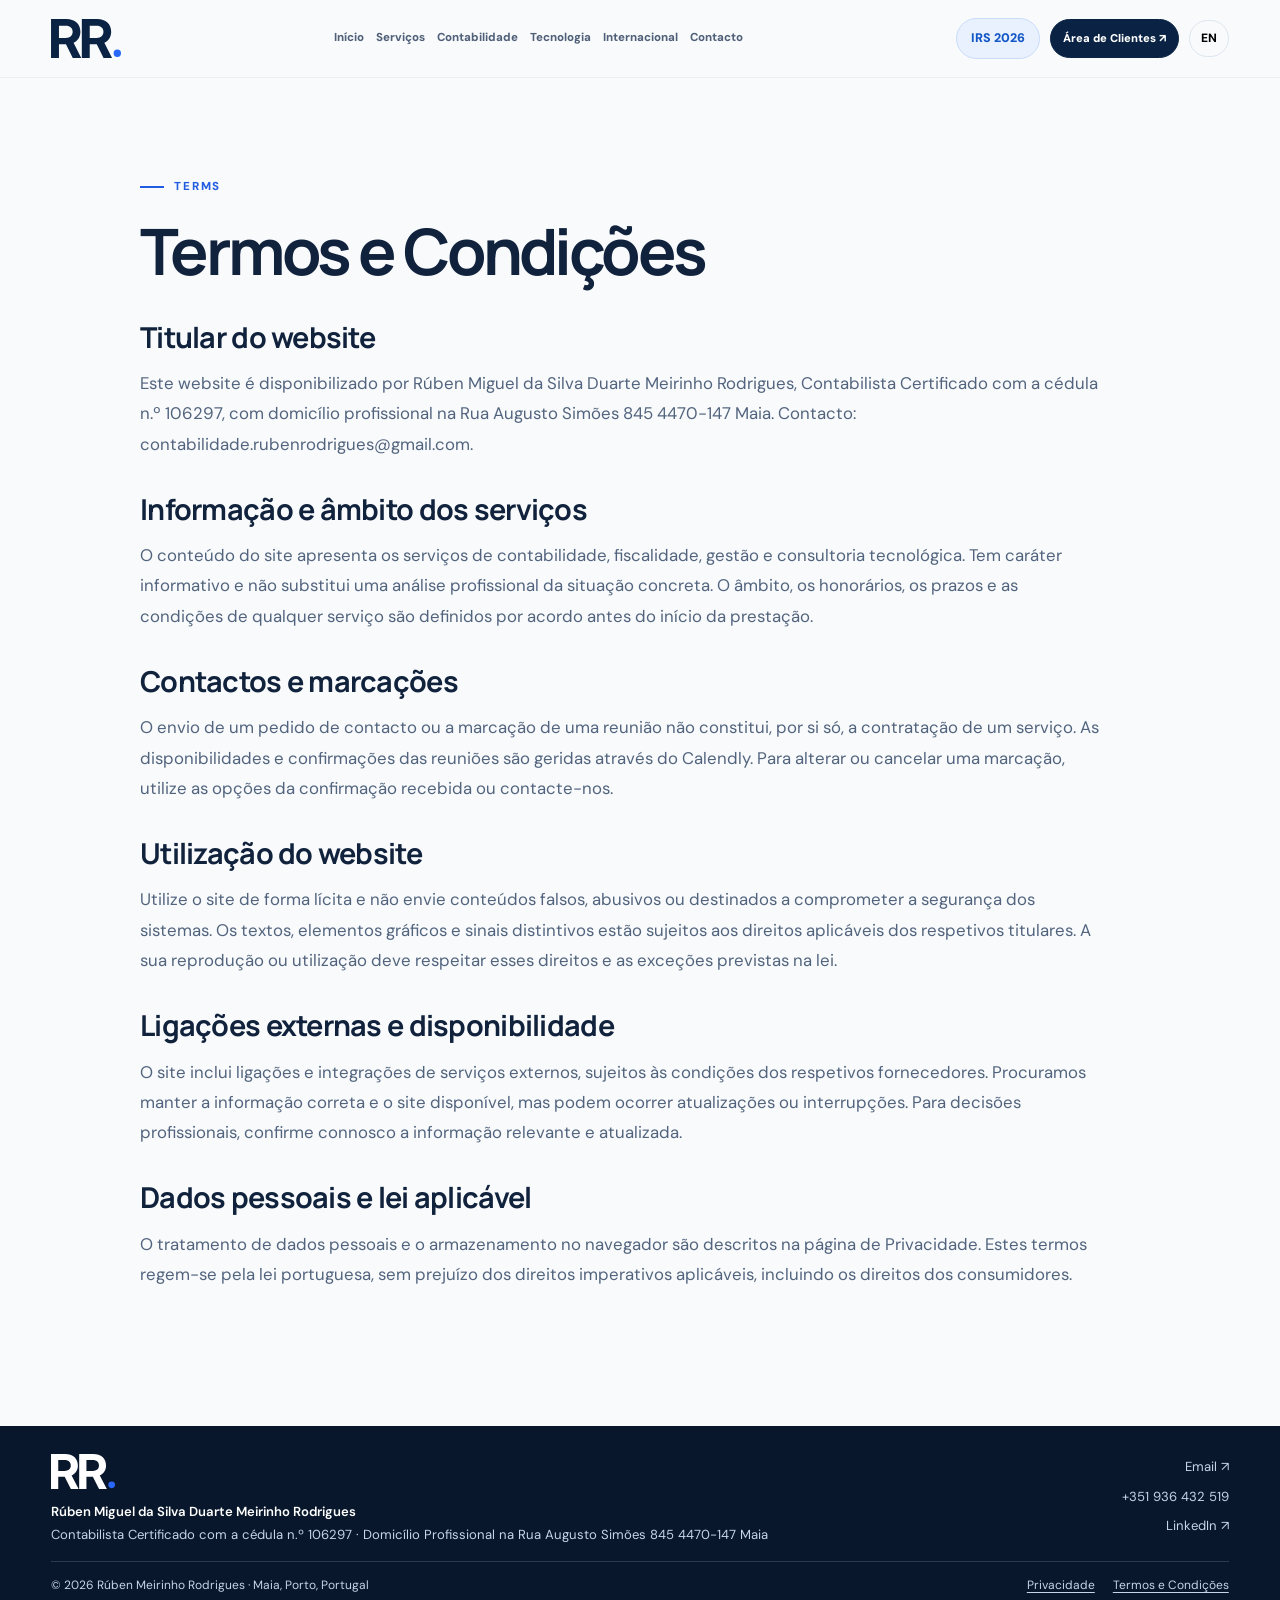
<file: termos/index.html>
<!DOCTYPE html>

<html lang="pt-PT"><head><meta charset="utf-8"/><script src="../assets/clean-url.js"></script><script src="../assets/avisos.js" defer></script><meta content="width=device-width,initial-scale=1" name="viewport"/><meta content="#f7f9fc" name="theme-color"/><meta content="Rúben Meirinho Rodrigues — Contabilidade, fiscalidade, gestão e tecnologia. Contabilista Certificado na Maia, Porto." name="description"/><title>Termos e Condições | Rúben Meirinho Rodrigues</title><link href="../assets/apple-touch-icon.png?v=1" rel="apple-touch-icon" sizes="180x180"/><link href="https://www.rr-contabilidade.com/termos/" rel="canonical"/><meta content="website" property="og:type"/><meta content="Rúben Meirinho Rodrigues" property="og:site_name"/><meta content="pt_PT" property="og:locale"/><meta content="Termos e Condições | Rúben Meirinho Rodrigues" property="og:title"/><meta content="Rúben Meirinho Rodrigues — Contabilidade, fiscalidade, gestão e tecnologia. Contabilista Certificado na Maia, Porto." property="og:description"/><meta content="https://www.rr-contabilidade.com/termos/" property="og:url"/><meta content="https://www.rr-contabilidade.com/assets/og.png?v=1" property="og:image"/><meta content="1200" property="og:image:width"/><meta content="630" property="og:image:height"/><meta content="RR. — Contabilidade · Fiscalidade · Consultoria &amp; Estratégia" property="og:image:alt"/><meta content="summary_large_image" name="twitter:card"/><meta content="Termos e Condições | Rúben Meirinho Rodrigues" name="twitter:title"/><meta content="Rúben Meirinho Rodrigues — Contabilidade, fiscalidade, gestão e tecnologia. Contabilista Certificado na Maia, Porto." name="twitter:description"/><meta content="https://www.rr-contabilidade.com/assets/og.png?v=1" name="twitter:image"/><link href="../assets/favicon.svg?v=1" rel="icon" type="image/svg+xml"/><link href="../assets/style.css?v=5" rel="stylesheet"/><link rel="stylesheet" href="../assets/layout.css?v=9"/></head><body><a class="skip-link" href="#main-content" data-pt="Saltar para o conteúdo" data-en="Skip to content">Saltar para o conteúdo</a><div id="progress"></div><header class="top" id="top"><div class="shell nav"><a class="brand" href="../"><img alt="RR. — Rúben Meirinho Rodrigues" class="logo-img" height="51" src="../assets/rr-logo.svg?v=9" width="76"/><span>Contabilidade · Fiscalidade<small>CONSULTORIA &amp; ESTRATÉGIA</small></span></a><nav aria-label="Principal" class="links" id="links"><a class="" href="../"><span class="" data-en="Home" data-pt="Início">Início</span></a><a class="" href="../#servicos"><span class="" data-en="Services" data-pt="Serviços">Serviços</span></a><a class="" href="../contabilidade/"><span class="" data-en="Accounting" data-pt="Contabilidade">Contabilidade</span></a><a class="" href="../tecnologia/"><span class="" data-en="Technology" data-pt="Tecnologia">Tecnologia</span></a><a class="" href="../internacional/"><span class="" data-en="International" data-pt="Internacional">Internacional</span></a><a class="" href="../contacto/"><span class="" data-en="Contact" data-pt="Contacto">Contacto</span></a></nav><div class="navend"><a class="nav-irs" data-en="Personal tax" data-pt="IRS 2026" href="../#irs">IRS 2026</a><a aria-label="Aceder à Área de Clientes" class="client-login" data-en="Business Client Portal ↗" data-pt="Área de Clientes ↗" href="https://portal.rr-contabilidade.com" title="Portal de Clientes RR">Área de Clientes ↗</a><button aria-label="Switch language" class="lang" id="lang">EN</button><a class="navbtn" href="../contacto/"><span class="" data-en="Get in touch" data-pt="Pedir contacto">Pedir contacto</span> ↗</a><button aria-label="Menu" class="menu" id="menu" type="button" aria-expanded="false" aria-controls="links">☰</button></div></div></header><main id="main-content" tabindex="-1"><article class="legal shell legal-copy"><span class="eyebrow">TERMS</span><h1 data-pt="Termos e Condições" data-en="Terms and Conditions">Termos e Condições</h1><section><h2 data-pt="Titular do website" data-en="Website operator">Titular do website</h2><p data-pt="Este website é disponibilizado por Rúben Miguel da Silva Duarte Meirinho Rodrigues, Contabilista Certificado com a cédula n.º 106297, com domicílio profissional na Rua Augusto Simões 845 4470-147 Maia. Contacto: contabilidade.rubenrodrigues@gmail.com." data-en="This website is provided by Rúben Miguel da Silva Duarte Meirinho Rodrigues, Certified Accountant, licence no. 106297, with a professional address at Rua Augusto Simões 845 4470-147 Maia. Contact: contabilidade.rubenrodrigues@gmail.com.">Este website é disponibilizado por Rúben Miguel da Silva Duarte Meirinho Rodrigues, Contabilista Certificado com a cédula n.º 106297, com domicílio profissional na Rua Augusto Simões 845 4470-147 Maia. Contacto: contabilidade.rubenrodrigues@gmail.com.</p></section><section><h2 data-pt="Informação e âmbito dos serviços" data-en="Information and scope of services">Informação e âmbito dos serviços</h2><p data-pt="O conteúdo do site apresenta os serviços de contabilidade, fiscalidade, gestão e consultoria tecnológica. Tem caráter informativo e não substitui uma análise profissional da situação concreta. O âmbito, os honorários, os prazos e as condições de qualquer serviço são definidos por acordo antes do início da prestação." data-en="This website presents accounting, tax, management and technology consulting services. Its content is informational and does not replace professional assessment of a specific situation. Scope, fees, deadlines and conditions are agreed before a service begins.">O conteúdo do site apresenta os serviços de contabilidade, fiscalidade, gestão e consultoria tecnológica. Tem caráter informativo e não substitui uma análise profissional da situação concreta. O âmbito, os honorários, os prazos e as condições de qualquer serviço são definidos por acordo antes do início da prestação.</p></section><section><h2 data-pt="Contactos e marcações" data-en="Enquiries and bookings">Contactos e marcações</h2><p data-pt="O envio de um pedido de contacto ou a marcação de uma reunião não constitui, por si só, a contratação de um serviço. As disponibilidades e confirmações das reuniões são geridas através do Calendly. Para alterar ou cancelar uma marcação, utilize as opções da confirmação recebida ou contacte-nos." data-en="Sending an enquiry or booking a meeting does not by itself enter into a service contract. Meeting availability and confirmations are managed through Calendly. To change or cancel a booking, use the options in your confirmation or contact us.">O envio de um pedido de contacto ou a marcação de uma reunião não constitui, por si só, a contratação de um serviço. As disponibilidades e confirmações das reuniões são geridas através do Calendly. Para alterar ou cancelar uma marcação, utilize as opções da confirmação recebida ou contacte-nos.</p></section><section><h2 data-pt="Utilização do website" data-en="Website use">Utilização do website</h2><p data-pt="Utilize o site de forma lícita e não envie conteúdos falsos, abusivos ou destinados a comprometer a segurança dos sistemas. Os textos, elementos gráficos e sinais distintivos estão sujeitos aos direitos aplicáveis dos respetivos titulares. A sua reprodução ou utilização deve respeitar esses direitos e as exceções previstas na lei." data-en="Use this website lawfully and do not send false, abusive or system-compromising content. Text, graphics and distinctive signs are subject to their owners’ applicable rights. Reproduction and use must respect those rights and statutory exceptions.">Utilize o site de forma lícita e não envie conteúdos falsos, abusivos ou destinados a comprometer a segurança dos sistemas. Os textos, elementos gráficos e sinais distintivos estão sujeitos aos direitos aplicáveis dos respetivos titulares. A sua reprodução ou utilização deve respeitar esses direitos e as exceções previstas na lei.</p></section><section><h2 data-pt="Ligações externas e disponibilidade" data-en="External links and availability">Ligações externas e disponibilidade</h2><p data-pt="O site inclui ligações e integrações de serviços externos, sujeitos às condições dos respetivos fornecedores. Procuramos manter a informação correta e o site disponível, mas podem ocorrer atualizações ou interrupções. Para decisões profissionais, confirme connosco a informação relevante e atualizada." data-en="This website includes links and integrations with external services, subject to their providers’ terms. We aim to keep information accurate and the website available, but updates or interruptions may occur. Confirm relevant and current information with us before making professional decisions.">O site inclui ligações e integrações de serviços externos, sujeitos às condições dos respetivos fornecedores. Procuramos manter a informação correta e o site disponível, mas podem ocorrer atualizações ou interrupções. Para decisões profissionais, confirme connosco a informação relevante e atualizada.</p></section><section><h2 data-pt="Dados pessoais e lei aplicável" data-en="Personal data and applicable law">Dados pessoais e lei aplicável</h2><p data-pt="O tratamento de dados pessoais e o armazenamento no navegador são descritos na página de Privacidade. Estes termos regem-se pela lei portuguesa, sem prejuízo dos direitos imperativos aplicáveis, incluindo os direitos dos consumidores." data-en="Personal data processing and browser storage are described on the Privacy page. These terms are governed by Portuguese law without prejudice to applicable mandatory rights, including consumer rights.">O tratamento de dados pessoais e o armazenamento no navegador são descritos na página de Privacidade. Estes termos regem-se pela lei portuguesa, sem prejuízo dos direitos imperativos aplicáveis, incluindo os direitos dos consumidores.</p></section></article></main><footer><div class="shell foot"><div class="footer-identity"><a class="footbrand" href="../"><img src="../assets/rr-logo-white.svg?v=9" width="64" height="43" alt="RR. — Início"/></a><p><span class="footer-name">Rúben Miguel da Silva Duarte Meirinho Rodrigues</span><span data-pt="Contabilista Certificado com a cédula n.º 106297 · Domicílio Profissional na Rua Augusto Simões 845 4470-147 Maia" data-en="Certified Accountant, licence no. 106297 · Professional address: Rua Augusto Simões 845 4470-147 Maia">Contabilista Certificado com a cédula n.º 106297 · Domicílio Profissional na Rua Augusto Simões 845 4470-147 Maia</span></p></div><div class="footlinks"><a href="mailto:contabilidade.rubenrodrigues@gmail.com">Email ↗</a><a href="tel:+351936432519">+351 936 432 519</a><a href="https://www.linkedin.com/in/ruben-m-rodrigues/" rel="noopener noreferrer" target="_blank">LinkedIn ↗</a></div><div class="footbottom"><span class="footer-copyright">© <span id="year"></span> Rúben Meirinho Rodrigues · Maia, Porto, Portugal</span><nav class="footer-legal" aria-label="Informação legal"><a href="../privacidade/" data-pt="Privacidade" data-en="Privacy">Privacidade</a><a href="../termos/" data-pt="Termos e Condições" data-en="Terms and Conditions">Termos e Condições</a></nav></div></div></footer><script defer="" src="../assets/main.js?v=5"></script></body></html>
</file>
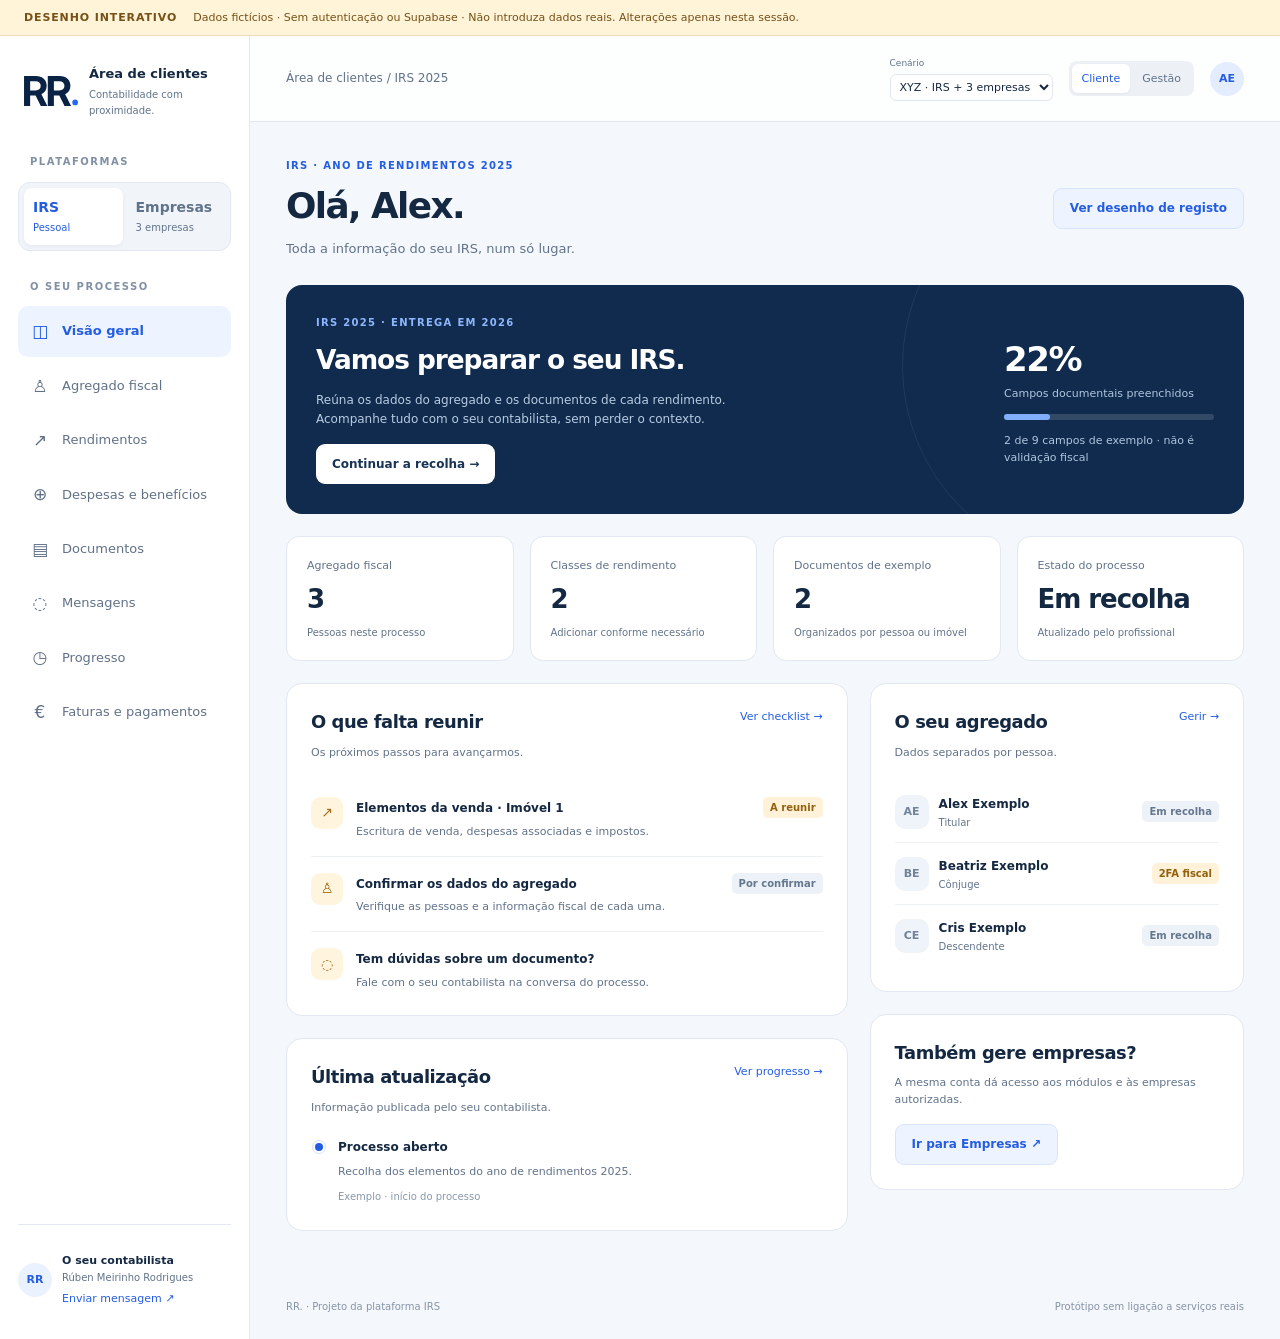
<file: prototipos/portal/index.html>
<!doctype html>
<html lang="pt-PT">
<head>
<meta charset="utf-8"><meta name="viewport" content="width=device-width,initial-scale=1">
<meta name="robots" content="noindex,nofollow"><title>RR. · Desenho da plataforma de clientes</title>
<link rel="icon" href="../../assets/rr-logo.svg"><link rel="stylesheet" href="portal.css">
<script defer src="portal.js"></script>
</head>
<body>
<a class="skip" href="#content">Saltar para o conteúdo</a>
<div class="demo-bar"><strong>DESENHO INTERATIVO</strong><span>Dados fictícios · Sem autenticação ou Supabase · Não introduza dados reais. Alterações apenas nesta sessão.</span></div>
<div class="app-shell">
<aside class="sidebar" id="sidebar">
<a class="brand" href="../../"><img src="../../assets/rr-logo.svg" alt="RR." width="54" height="34"><span>Área de clientes<small>Contabilidade com proximidade.</small></span></a>
<div class="workspace-label">PLATAFORMAS</div>
<div class="module-switch"><button id="irs-module" class="selected" type="button">IRS <span>Pessoal</span></button><button id="business-module" type="button">Empresas <span id="business-count">3 empresas</span></button></div>
<nav id="navigation" aria-label="Área de trabalho"></nav>
<div class="sidebar-bottom"><div class="advisor-dot">RR</div><div><strong>O seu contabilista</strong><small>Rúben Meirinho Rodrigues</small><button type="button" data-view="chat">Enviar mensagem ↗</button></div></div>
</aside>
<div class="main-shell">
<header class="topbar"><button class="menu-toggle" id="menu-toggle" aria-label="Abrir navegação" aria-expanded="false" aria-controls="sidebar" type="button">☰</button><div class="breadcrumb" id="breadcrumb">Área de clientes / IRS</div><div class="toolbar"><label class="scenario-label">Cenário<select id="scenario"><option value="full">XYZ · IRS + 3 empresas</option><option value="irs">Cliente apenas IRS</option></select></label><div class="role-switch" aria-label="Vista do protótipo"><button type="button" id="role-client" aria-pressed="true">Cliente</button><button type="button" id="role-admin" aria-pressed="false">Gestão</button></div><span class="avatar" id="avatar">AE</span></div></header>
<div id="notice" class="notice" role="status" hidden></div>
<main id="content" tabindex="-1"></main>
<footer class="prototype-footer">RR. · Projeto da plataforma IRS <span>Protótipo sem ligação a serviços reais</span></footer>
</div>
</div>
<dialog id="dialog" aria-labelledby="dialog-title"><div class="dialog-heading"><h2 id="dialog-title"></h2><button id="close-dialog" type="button" aria-label="Fechar">×</button></div><div id="dialog-content"></div></dialog>
</body>
</html>
</file>
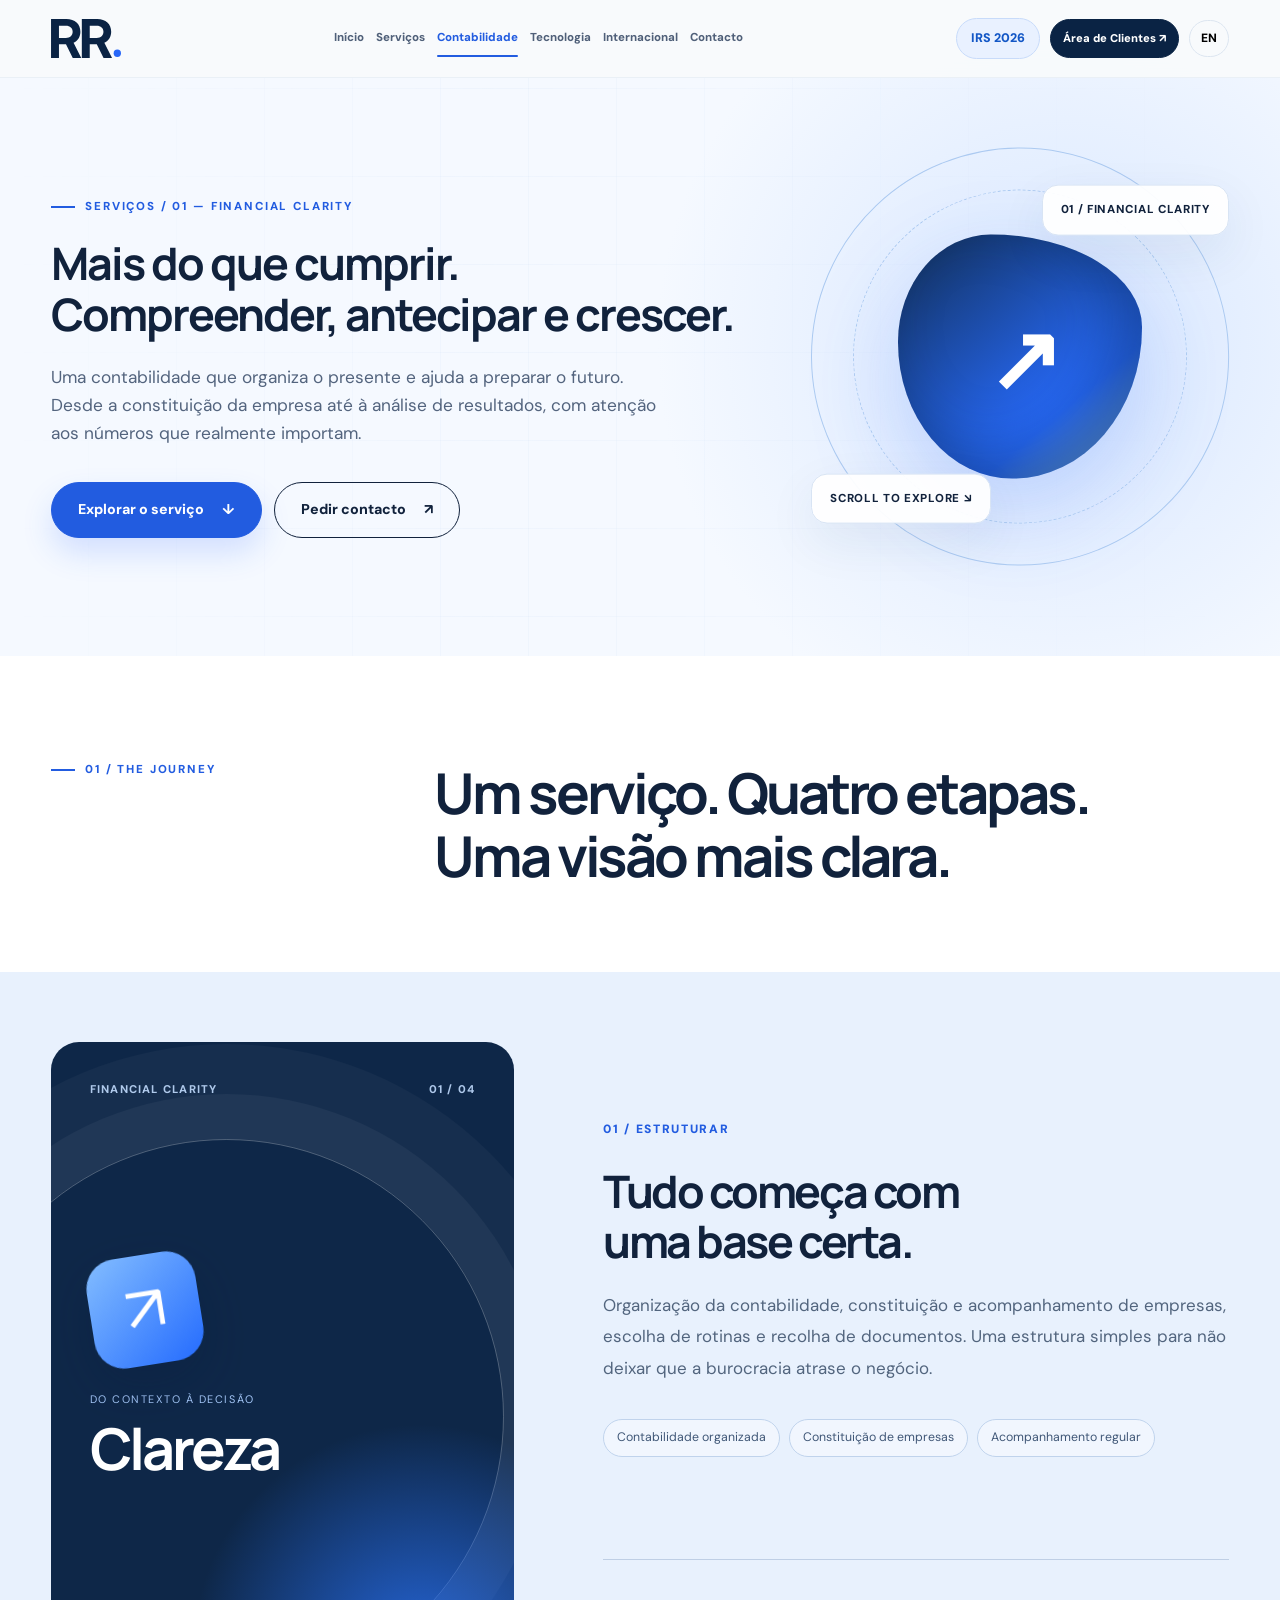
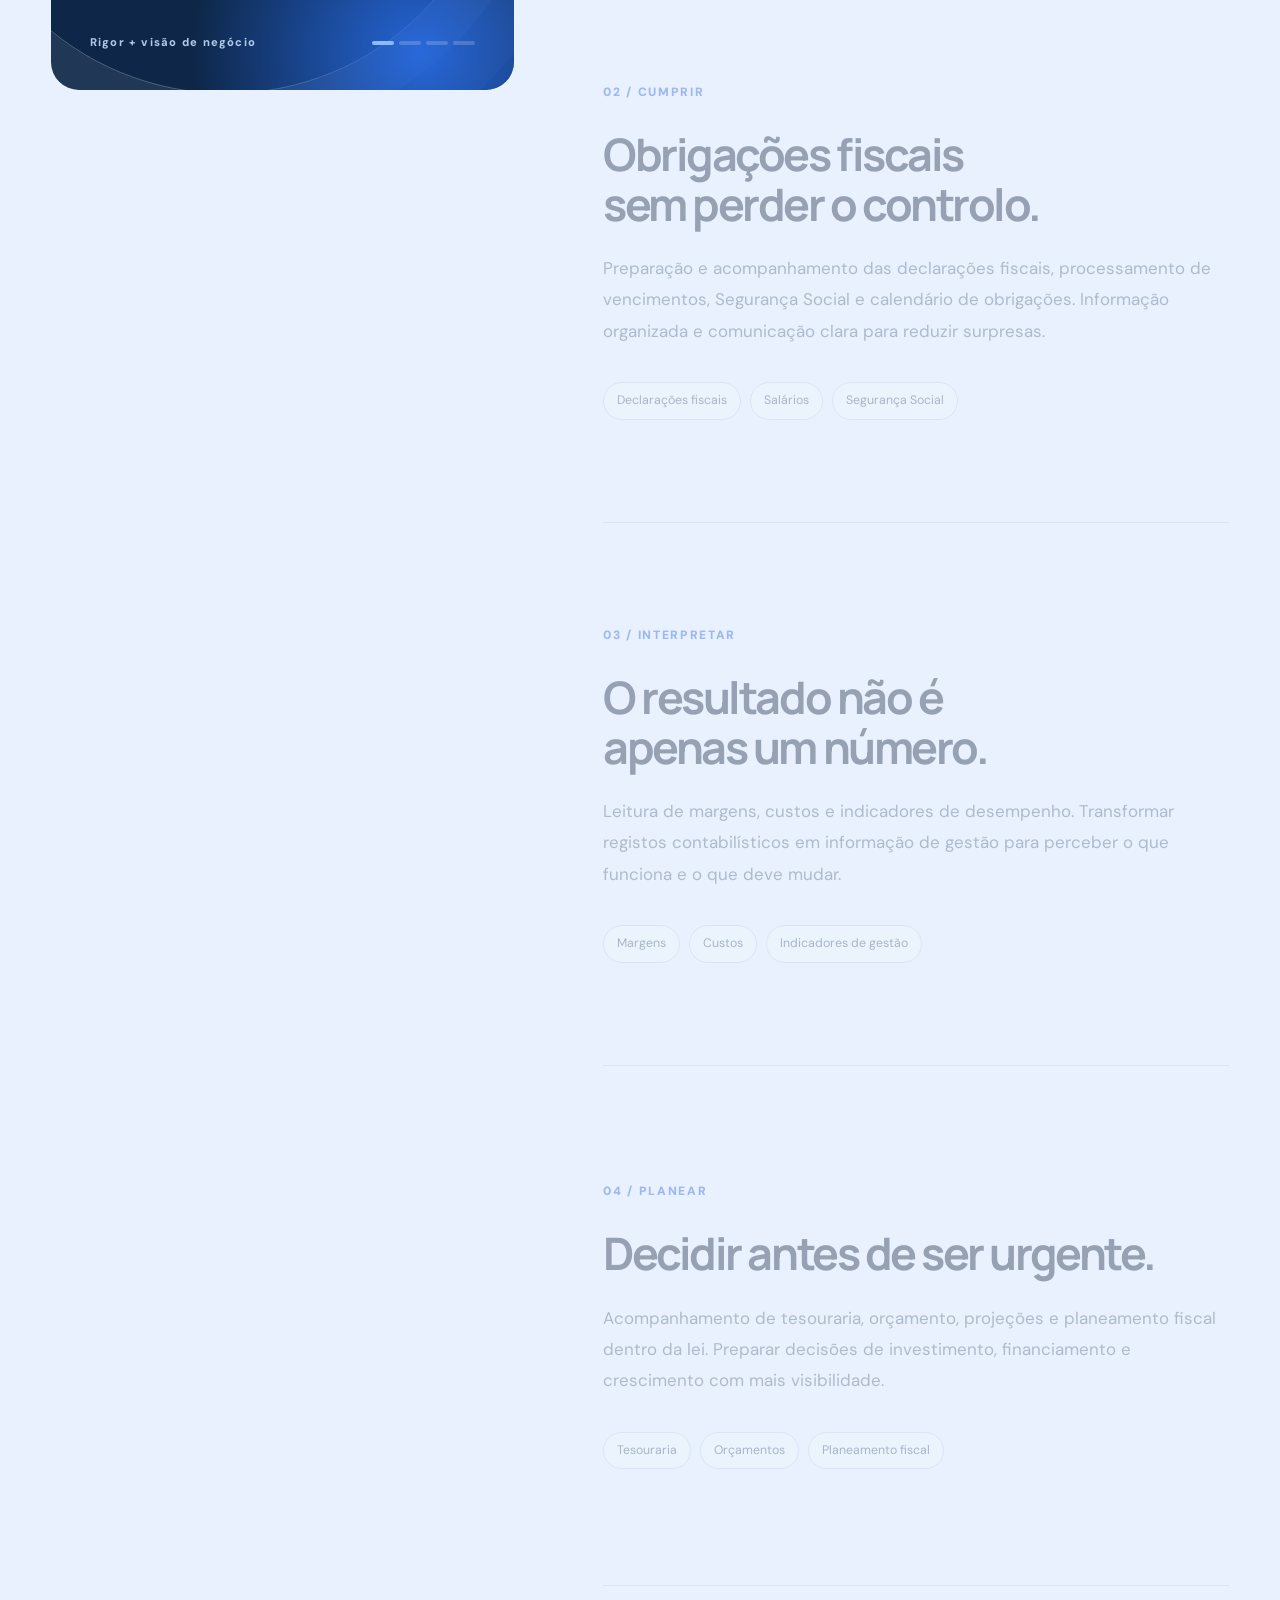
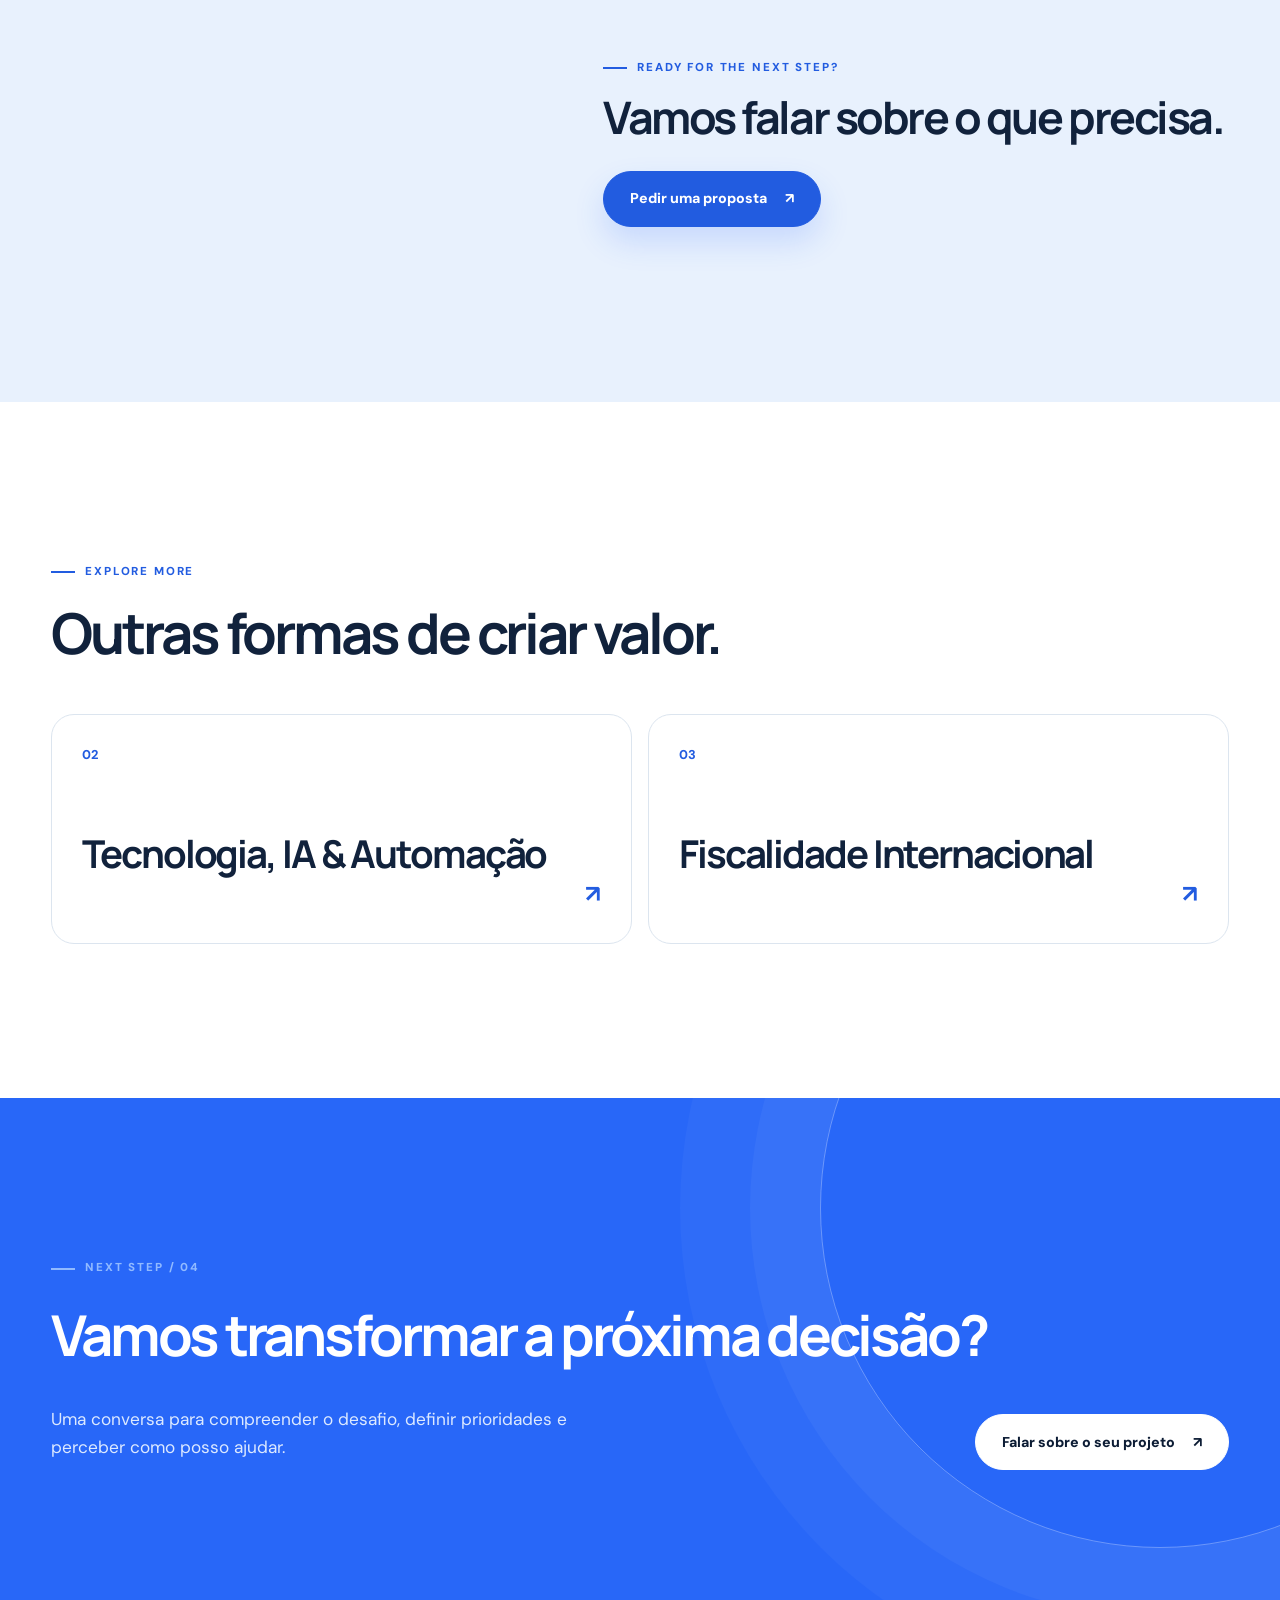
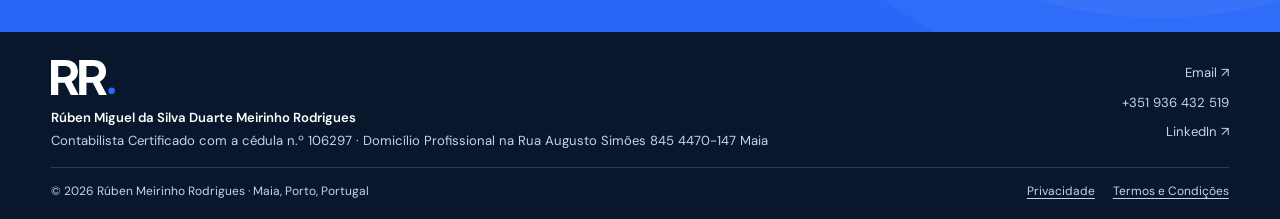
<file: contabilidade.html>
<!doctype html>
<html lang="pt-PT"><head><meta charset="utf-8"><meta name="viewport" content="width=device-width,initial-scale=1"><title>A redirecionar…</title>
<script>location.replace('./contabilidade/'+location.search+location.hash);</script>
<noscript><meta http-equiv="refresh" content="0;url=./contabilidade/"></noscript></head>
<body><p><a href="./contabilidade/">Continuar</a></p></body></html>
</file>
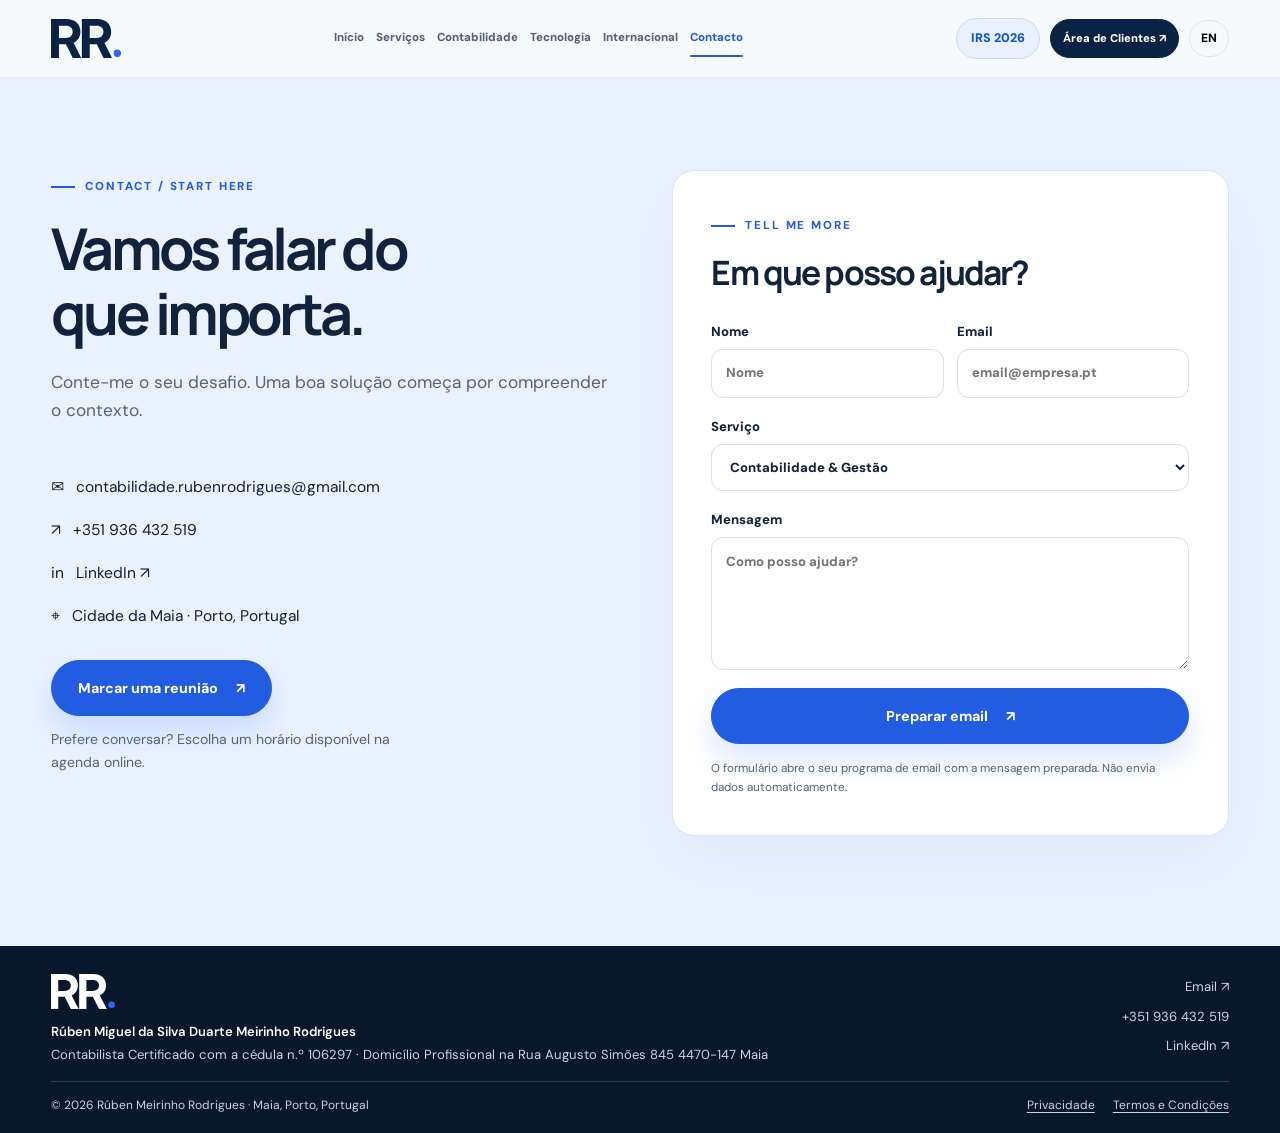
<file: contacto.html>
<!doctype html>
<html lang="pt-PT"><head><meta charset="utf-8"><meta name="viewport" content="width=device-width,initial-scale=1"><title>A redirecionar…</title>
<script>location.replace('./contacto/'+location.search+location.hash);</script>
<noscript><meta http-equiv="refresh" content="0;url=./contacto/"></noscript></head>
<body><p><a href="./contacto/">Continuar</a></p></body></html>
</file>
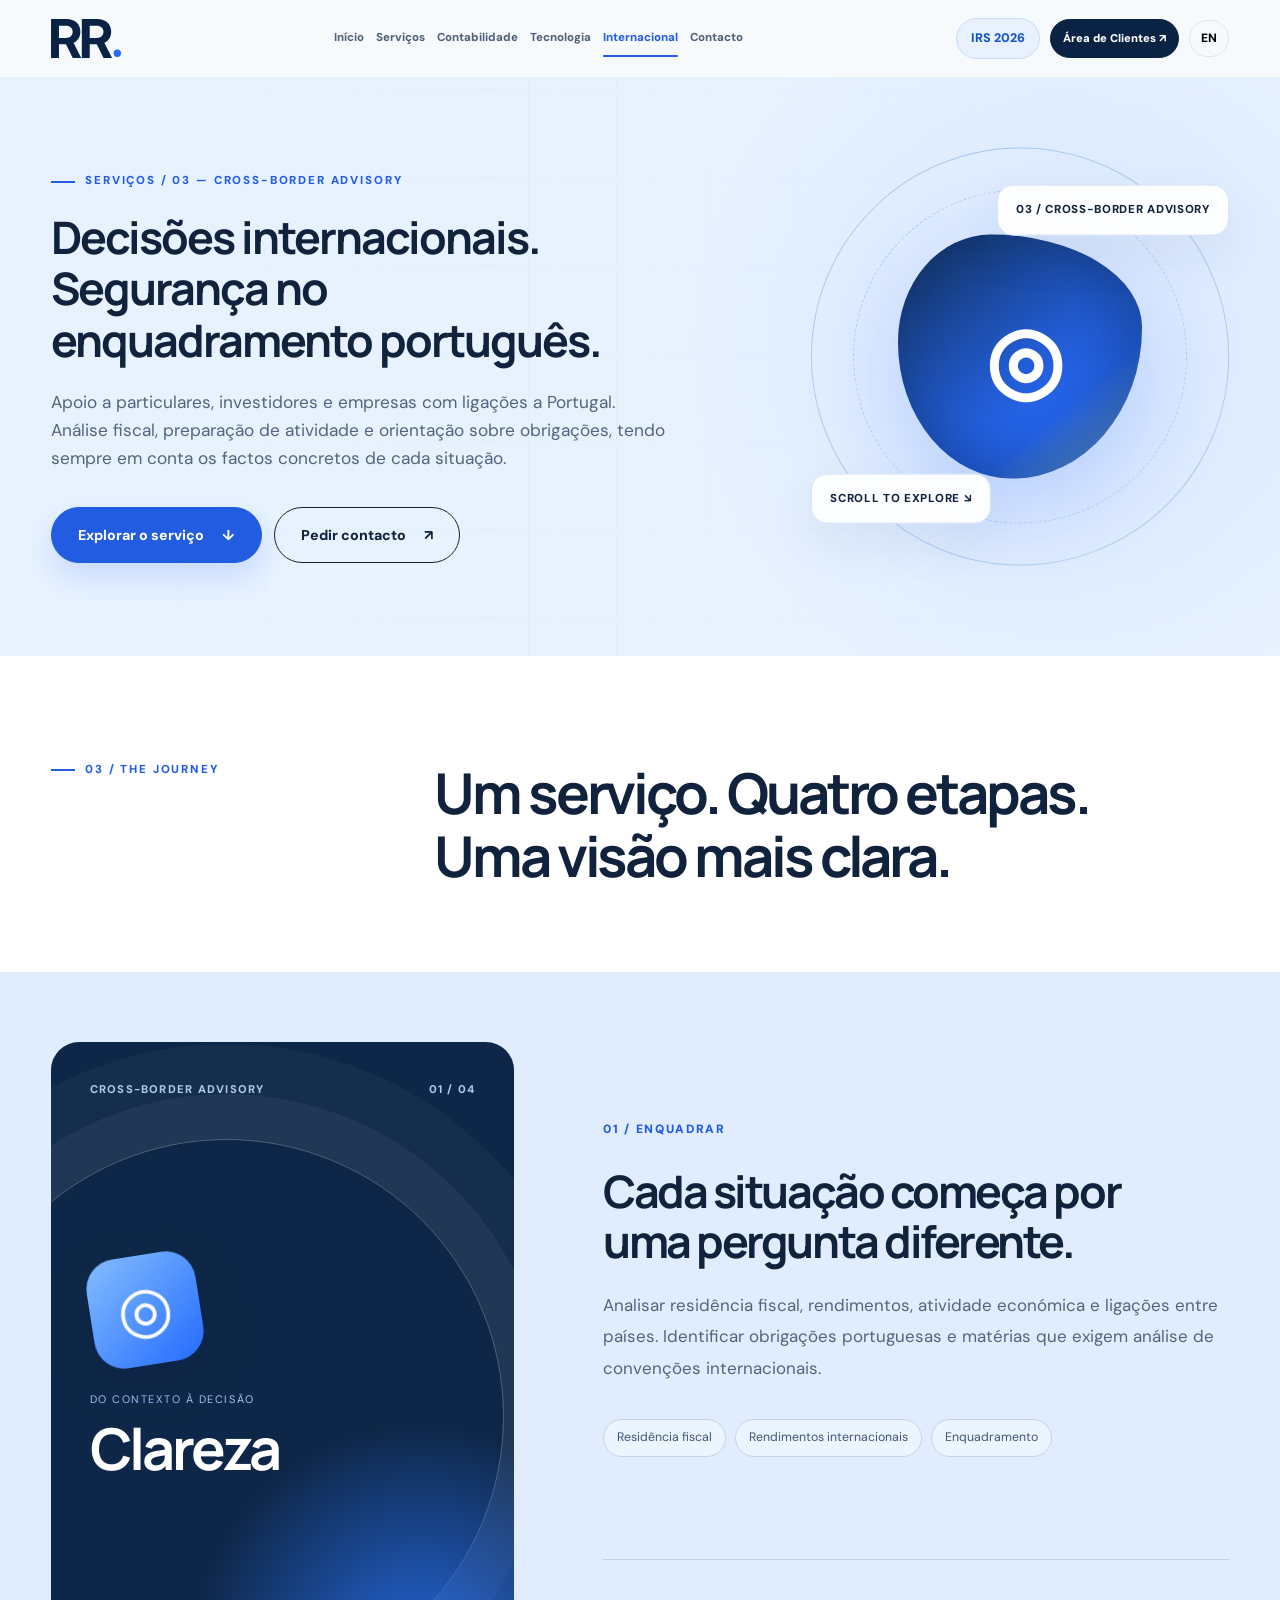
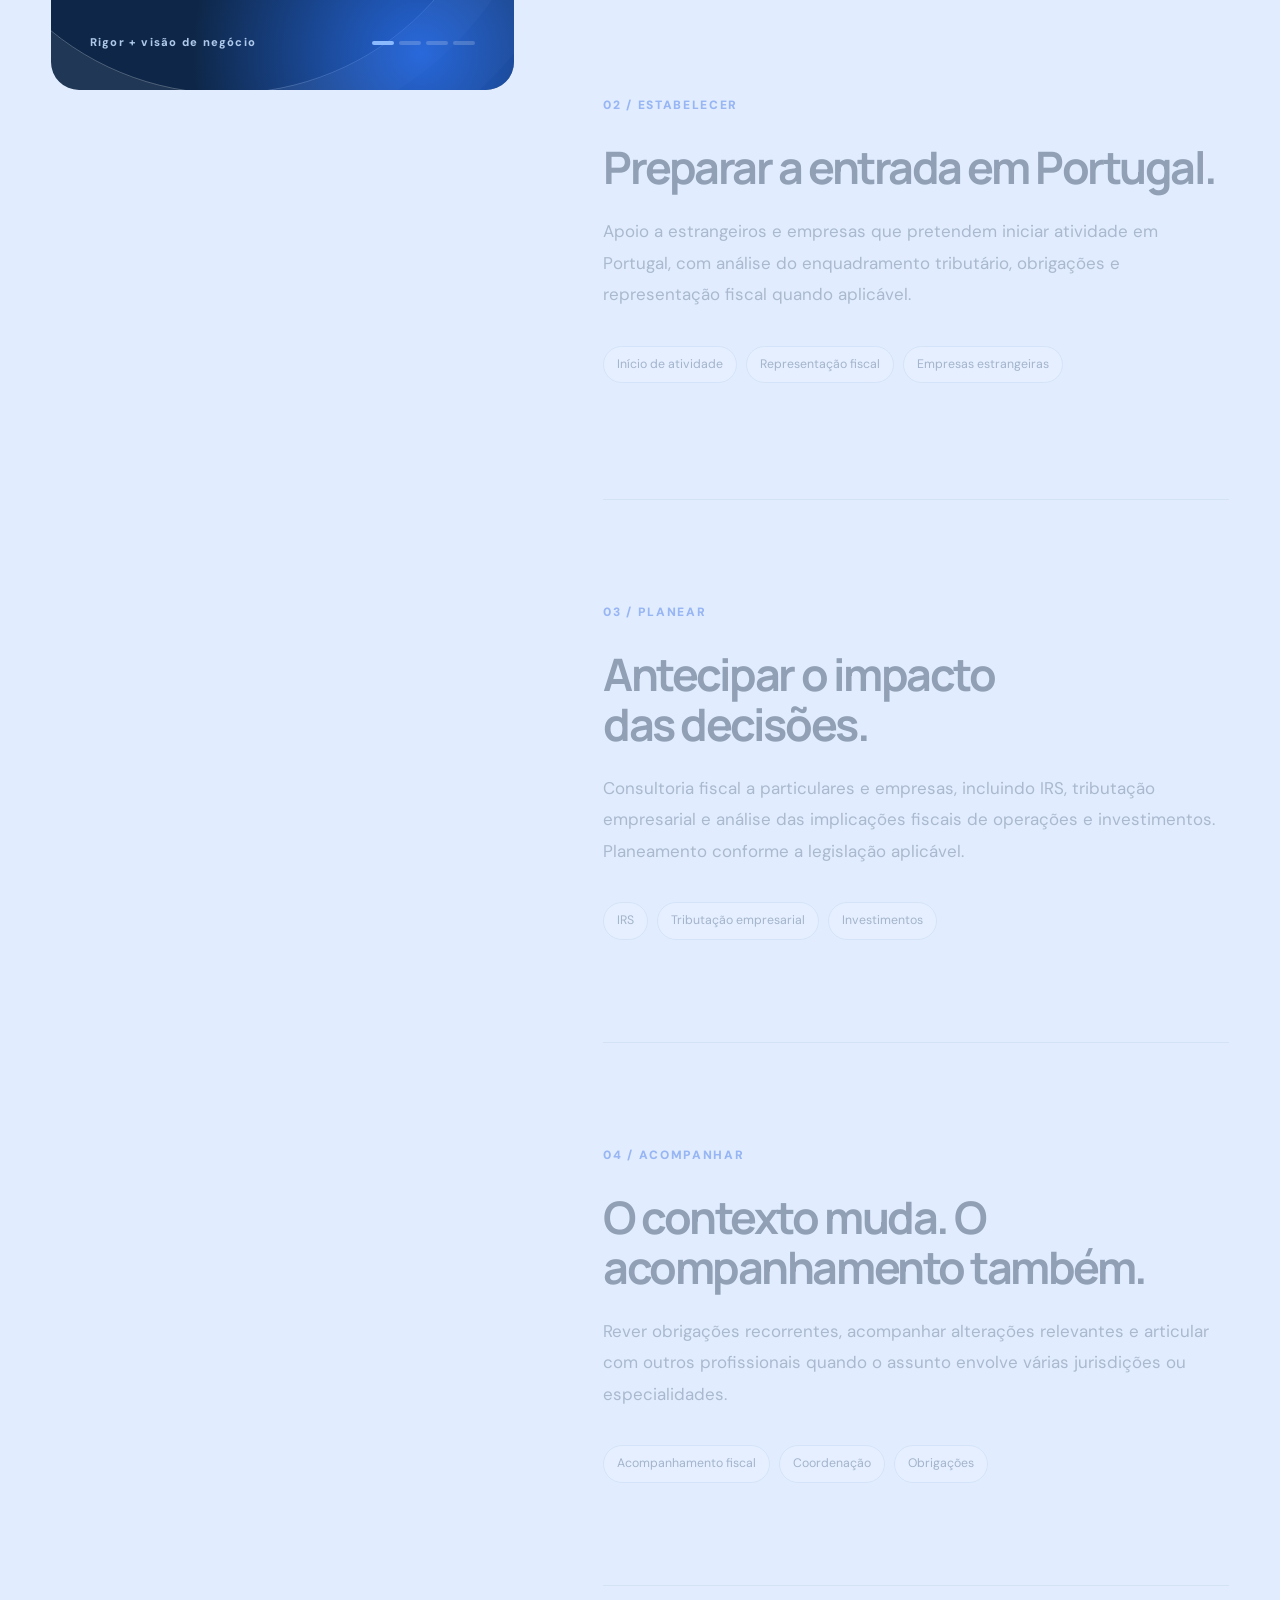
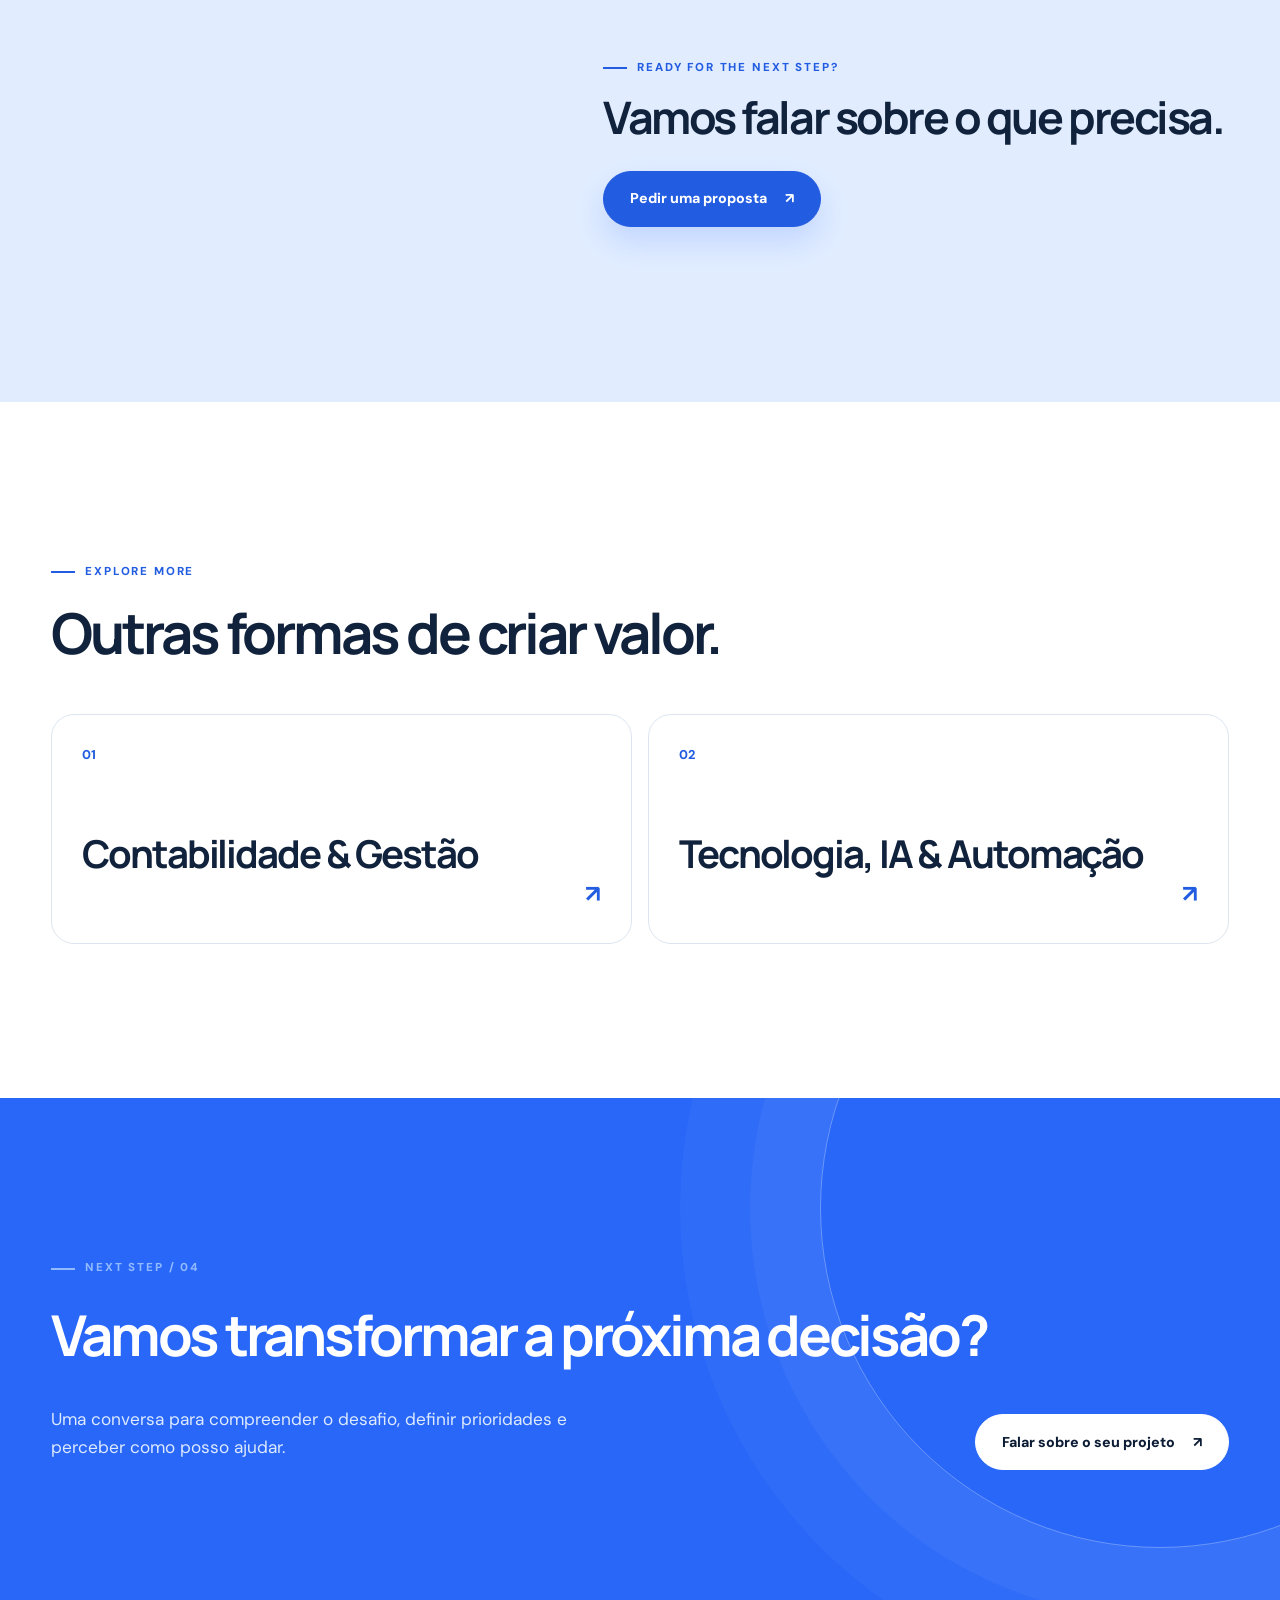
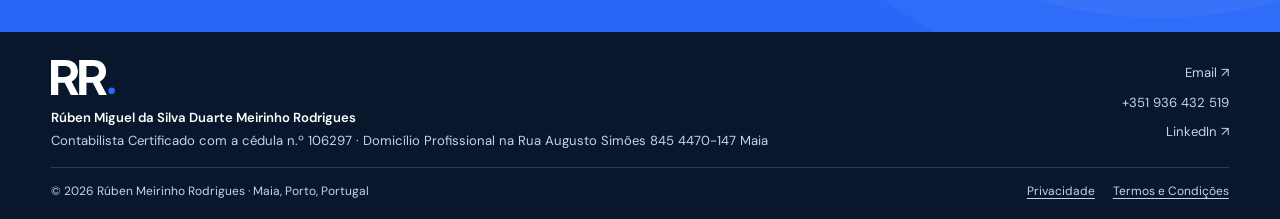
<file: internacional.html>
<!doctype html>
<html lang="pt-PT"><head><meta charset="utf-8"><meta name="viewport" content="width=device-width,initial-scale=1"><title>A redirecionar…</title>
<script>location.replace('./internacional/'+location.search+location.hash);</script>
<noscript><meta http-equiv="refresh" content="0;url=./internacional/"></noscript></head>
<body><p><a href="./internacional/">Continuar</a></p></body></html>
</file>
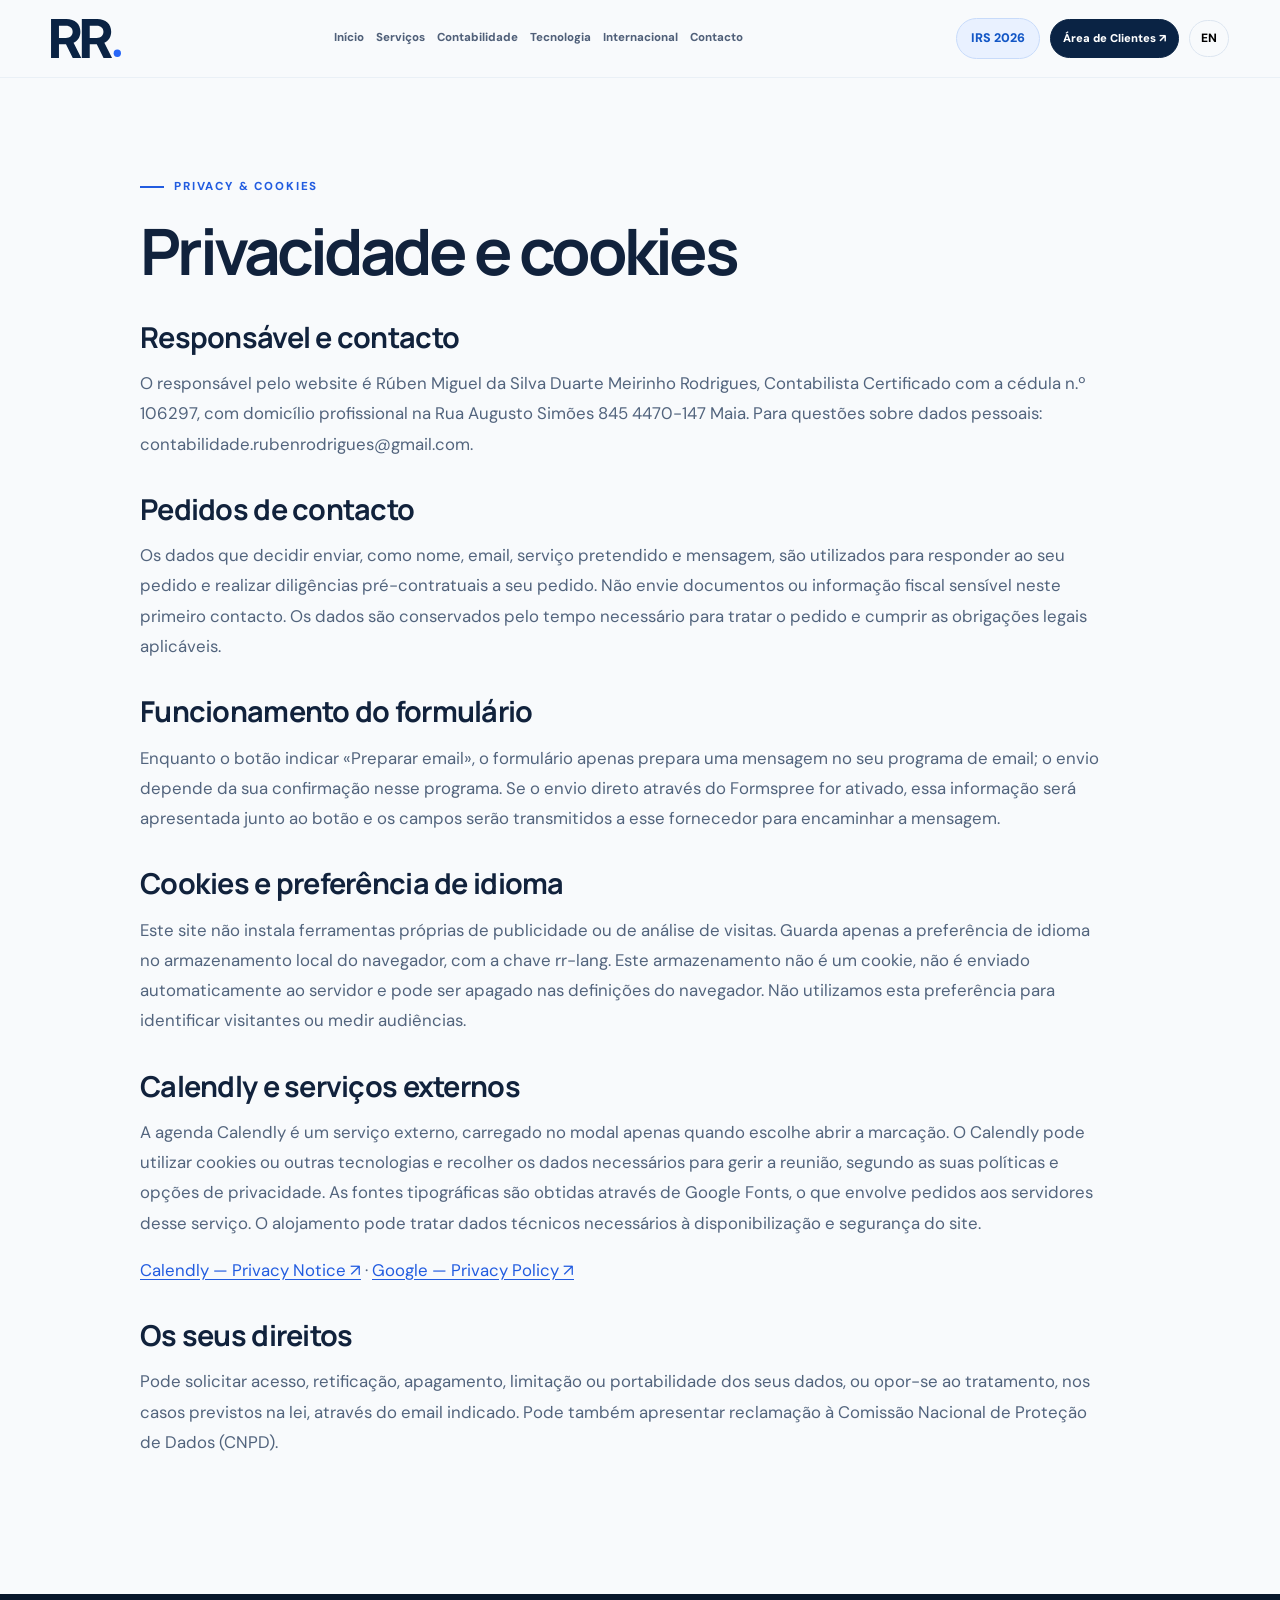
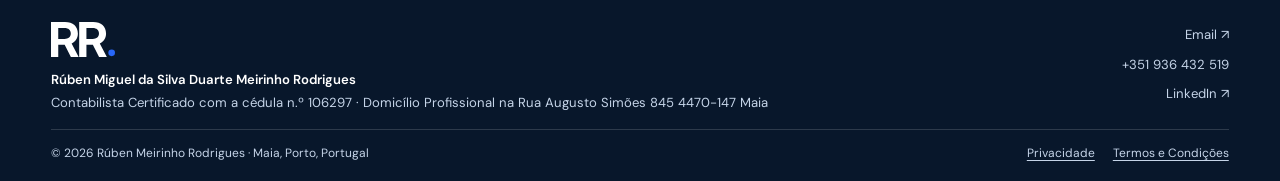
<file: privacidade.html>
<!doctype html>
<html lang="pt-PT"><head><meta charset="utf-8"><meta name="viewport" content="width=device-width,initial-scale=1"><title>A redirecionar…</title>
<script>location.replace('./privacidade/'+location.search+location.hash);</script>
<noscript><meta http-equiv="refresh" content="0;url=./privacidade/"></noscript></head>
<body><p><a href="./privacidade/">Continuar</a></p></body></html>
</file>
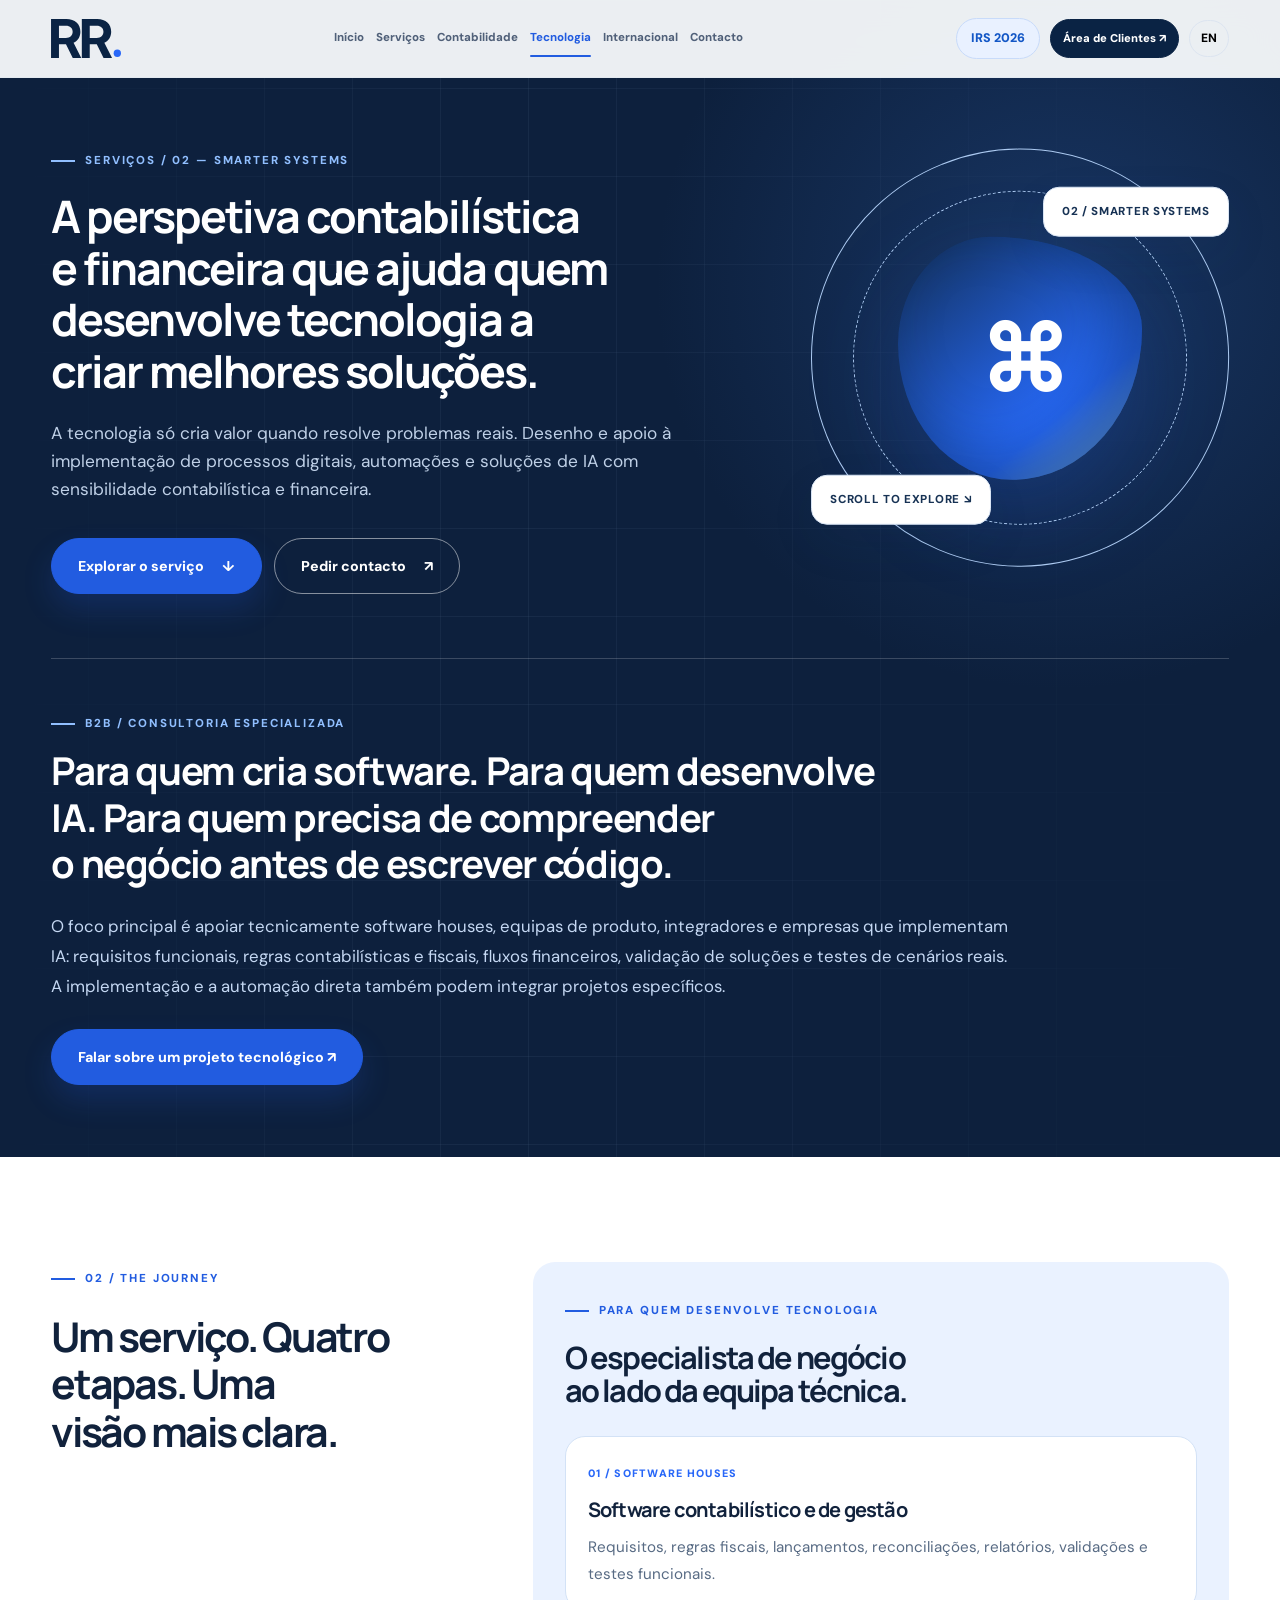
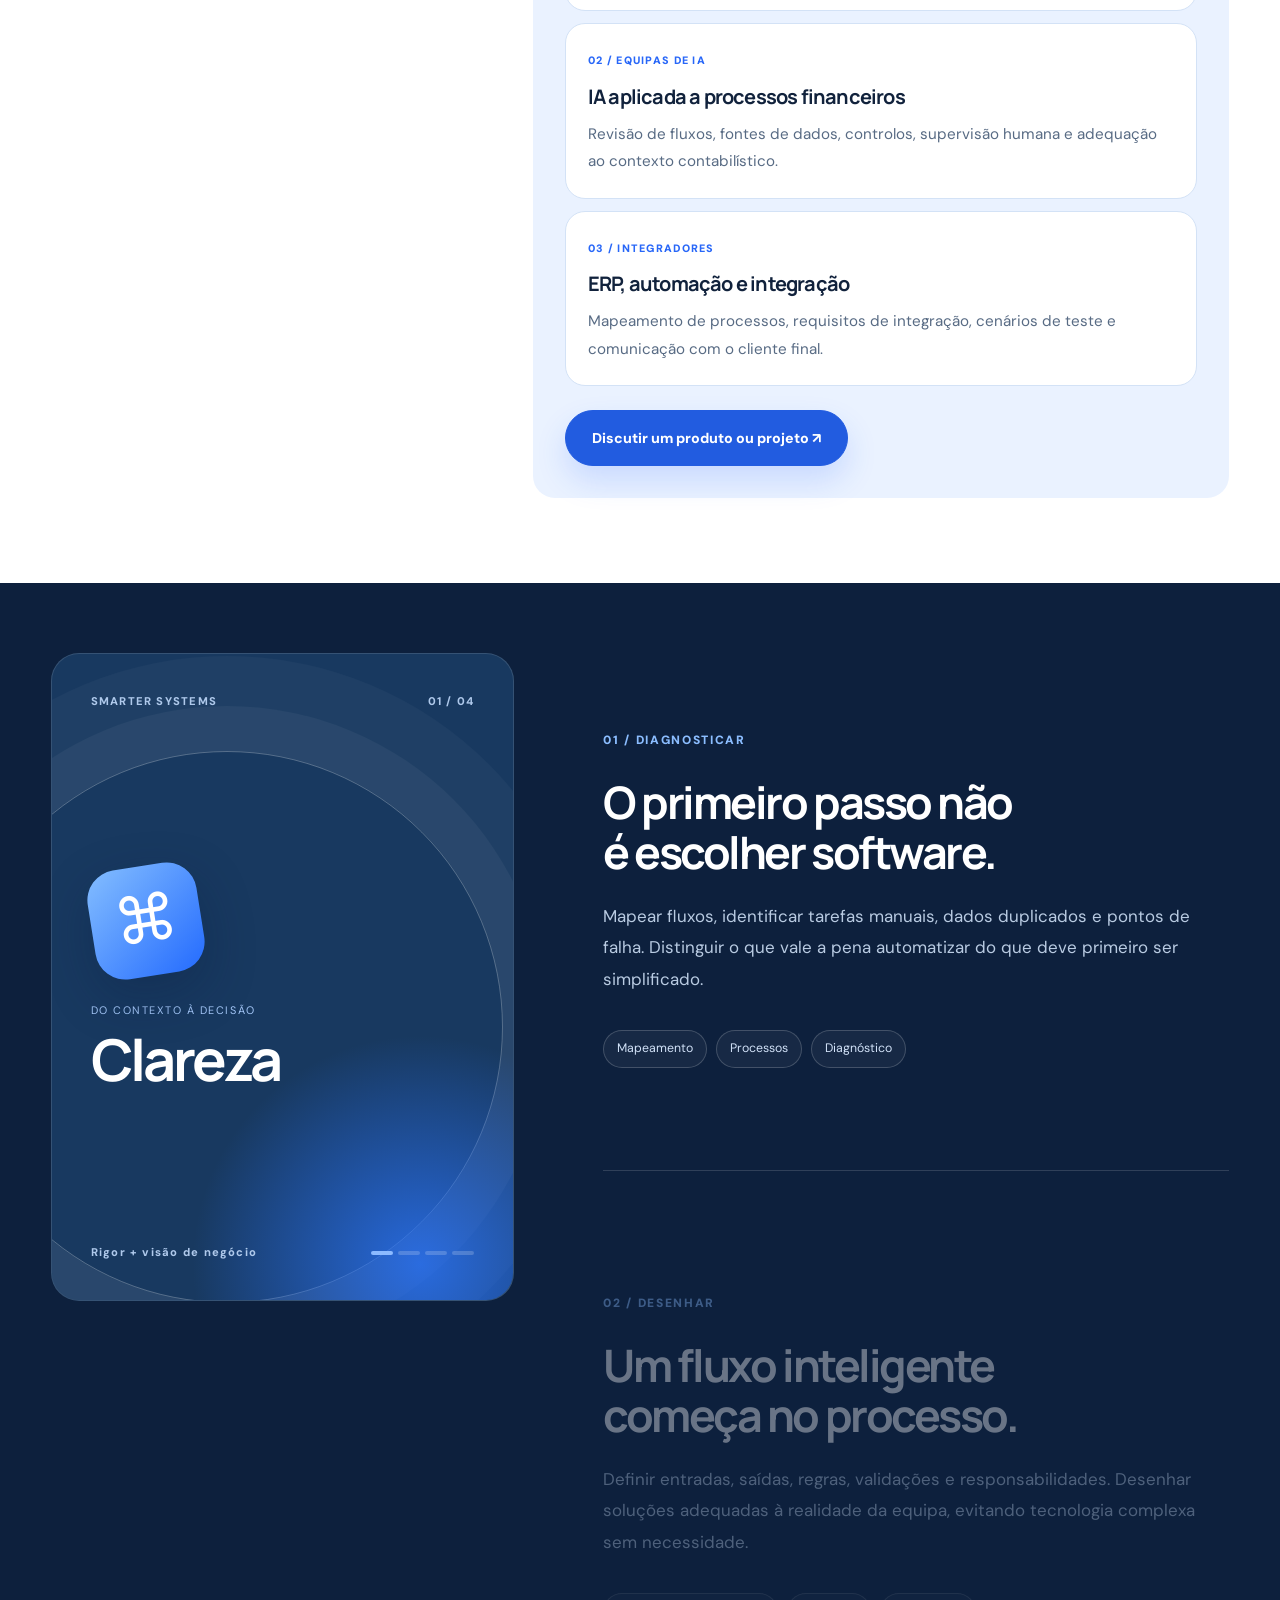
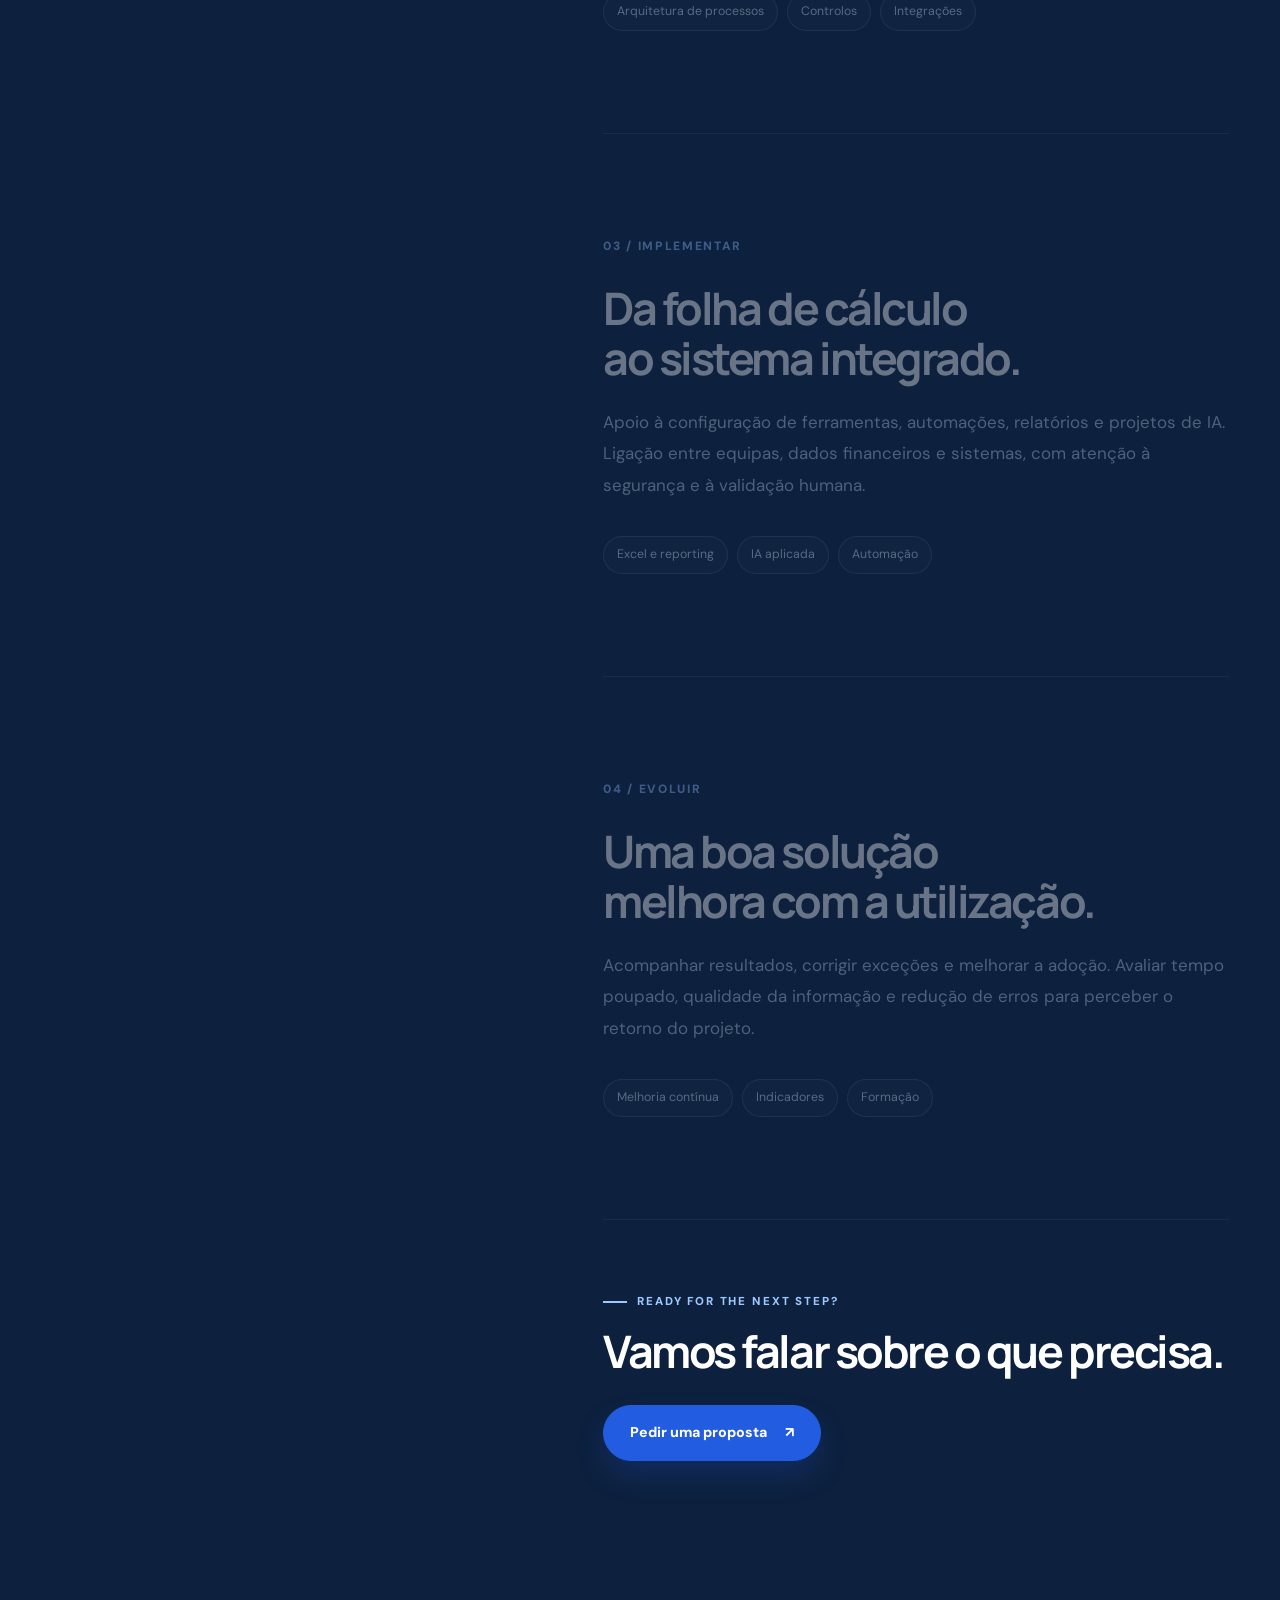
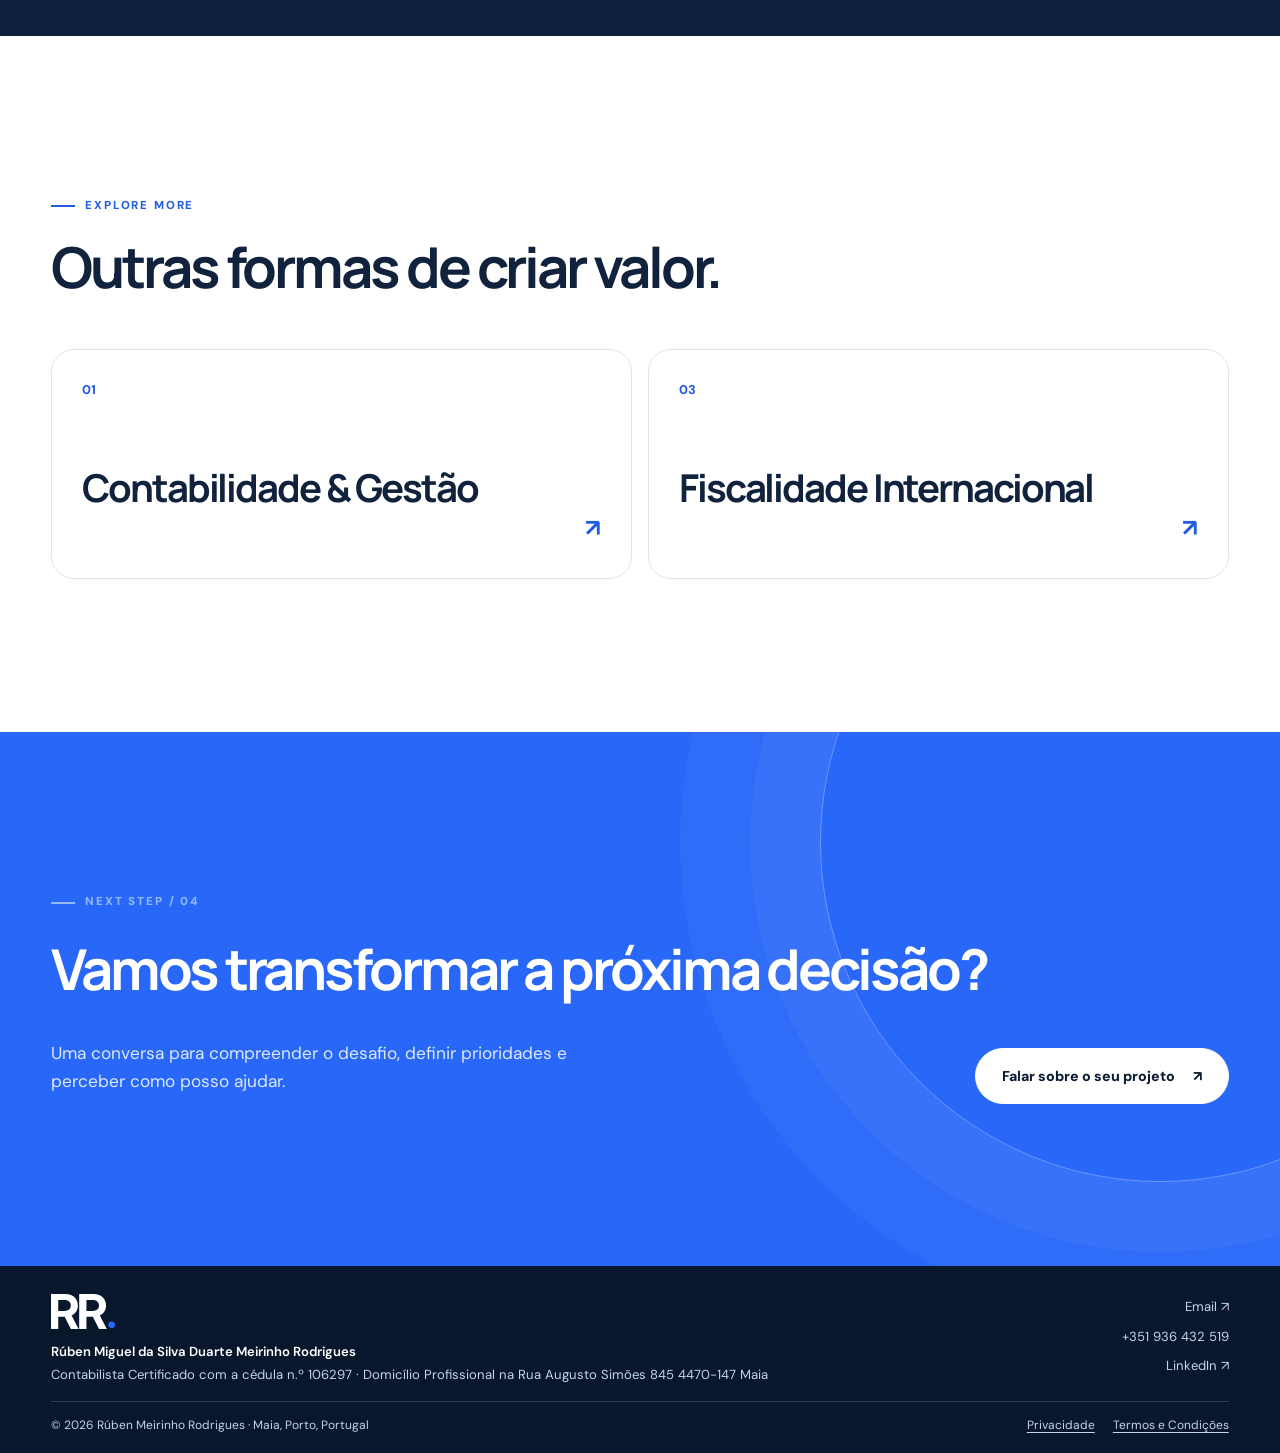
<file: tecnologia.html>
<!doctype html>
<html lang="pt-PT"><head><meta charset="utf-8"><meta name="viewport" content="width=device-width,initial-scale=1"><title>A redirecionar…</title>
<script>location.replace('./tecnologia/'+location.search+location.hash);</script>
<noscript><meta http-equiv="refresh" content="0;url=./tecnologia/"></noscript></head>
<body><p><a href="./tecnologia/">Continuar</a></p></body></html>
</file>
<file: assets/style.css>
@import url('https://fonts.googleapis.com/css2?family=DM+Sans:wght@400;500;600;700;800&family=Manrope:wght@400;500;600;700;800&display=swap');
:root{--ink:#11223c;--blue:#2766ff;--navy:#0c1c34;--muted:#62728a;--bg:#f7f9fc;--line:#d9e4f0;--g:clamp(20px,4.2vw,76px);--max:1600px}*{box-sizing:border-box}html{scroll-behavior:smooth;scroll-padding-top:78px}body{margin:0;background:var(--bg);color:var(--ink);font-family:'DM Sans',system-ui,sans-serif;line-height:1.6;overflow-x:hidden}a{text-decoration:none;color:inherit}button,input,select,textarea{font:inherit}button,a{ -webkit-tap-highlight-color:transparent}a:focus-visible,button:focus-visible,input:focus-visible,textarea:focus-visible{outline:3px solid #6aa5ff;outline-offset:3px}::selection{background:#c9dcff}.shell{width:min(calc(100% - var(--g)*2),var(--max));margin-inline:auto}h1,h2,h3,p{margin-top:0}h1,h2,h3{font-family:Manrope,system-ui,sans-serif;letter-spacing:-.065em}h2{font-size:clamp(2.6rem,5.4vw,6rem);font-weight:700;line-height:1.02}h3{font-size:clamp(1.8rem,3.5vw,3.7rem);font-weight:700;line-height:1.12}.eyebrow{display:inline-flex;gap:10px;align-items:center;color:var(--blue);font-size:.72rem;font-weight:800;letter-spacing:.16em;text-transform:uppercase}.eyebrow:before{content:'';width:24px;height:2px;background:currentColor}.eyebrow.light{color:#91baff}.hero-title{font-size:clamp(3.5rem,8.2vw,9.2rem);line-height:.94;letter-spacing:-.085em;font-weight:700;margin:24px 0 28px;max-width:1100px}.hero-title em{font-style:normal;color:var(--blue)}.herodesc{font-size:clamp(1.1rem,1.65vw,1.48rem);line-height:1.62;color:#53647e;max-width:750px}.heroactions{display:flex;gap:12px;flex-wrap:wrap;margin-top:34px}.btn{display:inline-flex;align-items:center;justify-content:center;gap:18px;min-height:54px;padding:0 24px;border-radius:999px;border:1px solid var(--ink);font-size:.89rem;font-weight:800;cursor:pointer;transition:transform .3s,background .3s}.btn:hover{transform:translateY(-4px)}.btn.solid{background:var(--blue);border-color:var(--blue);color:white;box-shadow:0 15px 30px #2766ff2b}.btn.outline{background:transparent}.btn.white{background:white;color:var(--navy);border-color:white}.textlink{color:var(--blue);font-weight:800;border-bottom:1px solid var(--blue);padding-bottom:5px}
.top{height:78px;position:fixed;z-index:50;top:0;left:0;right:0;background:#f7f9fce8;backdrop-filter:blur(16px);border-bottom:1px solid transparent;transition:box-shadow .3s,border-color .3s}.top.scrolled{border-color:var(--line);box-shadow:0 7px 30px #09233b0b}.nav{height:100%;display:flex;align-items:center;justify-content:space-between;gap:18px}.brand{display:flex;align-items:center;gap:11px;white-space:nowrap;font-weight:800;line-height:1.16;letter-spacing:-.035em;font-size:.88rem}.brand small{display:block;font-size:.61rem;color:var(--muted);letter-spacing:.1em;margin-top:5px}.logo{display:grid;place-items:center;width:44px;height:44px;background:var(--navy);color:white;border-radius:13px;font-size:1rem;letter-spacing:-.09em}.logo span{color:#83b5ff}.links{display:flex;align-items:center;gap:clamp(12px,1.7vw,29px)}.links a{font-size:.78rem;font-weight:800;color:#506079;white-space:nowrap}.links a:hover,.links a.current{color:var(--blue)}.navend{display:flex;gap:10px;align-items:center}.lang{border:1px solid var(--line);border-radius:999px;background:transparent;padding:8px 11px;font-size:.75rem;font-weight:800;cursor:pointer}.navbtn{background:var(--blue);color:white;border-radius:999px;padding:12px 16px;font-size:.77rem;font-weight:800;white-space:nowrap}.menu{display:none;border:1px solid var(--line);background:white;width:43px;height:43px;border-radius:12px;font-size:1.2rem}#progress{position:fixed;z-index:60;top:0;left:0;width:0;height:3px;background:var(--blue)}
.homehero,.servicehero{position:relative;overflow:hidden;isolation:isolate;min-height:min(940px,100svh);display:flex;align-items:center;padding:145px 0 80px}.homegrid,.servicehero-inner{display:grid;grid-template-columns:minmax(0,1.1fr) minmax(350px,.9fr);align-items:center;gap:clamp(30px,5vw,90px)}.hero-gridlines{position:absolute;z-index:-1;inset:0;background-image:linear-gradient(to right,#a8c3e733 1px,transparent 1px),linear-gradient(to bottom,#a8c3e733 1px,transparent 1px);background-size:70px 70px;mask-image:linear-gradient(to right,transparent,black 38%,transparent 97%)}.homehero:before,.servicehero:before{content:'';position:absolute;z-index:-2;right:-16%;top:-12%;width:66vw;aspect-ratio:1;border-radius:50%;background:radial-gradient(circle,#d8e7ff,transparent 68%)}.trustline{display:flex;gap:17px;align-items:center;flex-wrap:wrap;margin-top:36px;font-size:.75rem;color:var(--muted)}.green{width:8px;height:8px;background:#28c999;border-radius:50%;box-shadow:0 0 0 5px #28c9991d}.hero-object{height:560px;position:relative;display:grid;place-items:center;perspective:800px}.ring{position:absolute;width:min(36vw,510px);aspect-ratio:1;border:1px solid #accaf1;border-radius:50%;transform:rotate(-22deg)}.ring.r2{width:min(28vw,390px);transform:rotate(44deg);border-style:dashed}.sphere{display:grid;place-items:center;width:clamp(210px,22vw,330px);aspect-ratio:1;background:linear-gradient(140deg,#112e56,#286cff 70%,#8ccaff);border-radius:38% 62% 53% 47% / 44% 38% 62% 56%;box-shadow:inset -25px -20px 60px #06182c66,0 35px 95px #2667fa35;color:white;font-size:clamp(4rem,7vw,7rem);font-family:Manrope,sans-serif;letter-spacing:-.1em;font-weight:700;animation:morph 11s ease-in-out infinite}.mini{position:absolute;padding:15px 18px;border:1px solid #d8e4f4;background:#fffffff0;box-shadow:0 18px 50px #163d6b13;border-radius:16px;font-size:.72rem;font-weight:800;letter-spacing:.06em}.mini1{right:0;top:11%}.mini2{left:0;bottom:12%}.mini3{right:-2%;bottom:20%}.scrollnote{position:absolute;bottom:26px;left:var(--g);font-size:.68rem;font-weight:800;letter-spacing:.14em;color:var(--muted)}.marquee{overflow:hidden;background:var(--navy);color:white;padding:17px 0}.marqueeline{width:max-content;white-space:nowrap;font-size:.8rem;font-weight:800;letter-spacing:.14em;animation:marquee 35s linear infinite}.marqueeline i{font-style:normal;color:#8abfff;margin:0 27px}
.services-overview,.value-section,.other{padding:clamp(100px,12vw,180px) 0;background:white}.sectionhead{display:flex;justify-content:space-between;align-items:end;gap:40px;margin-bottom:60px}.sectionhead>div{max-width:880px}.sectionhead h2{margin:20px 0 0}.sectionhead>p{font-size:1.05rem;color:var(--muted);max-width:390px;margin-bottom:10px}.servicecards{display:grid;grid-template-columns:repeat(3,minmax(0,1fr));gap:16px}.servicecard{display:flex;flex-direction:column;padding:clamp(24px,3vw,40px);min-height:450px;background:linear-gradient(145deg,#fff,#f4f8ff);border:1px solid var(--line);border-radius:26px;transition:transform .35s,box-shadow .35s}.servicecard:hover{transform:translateY(-9px);box-shadow:0 24px 60px #0b376214}.cardtop{display:flex;justify-content:space-between;gap:15px;font-size:.69rem;color:var(--blue);font-weight:800;letter-spacing:.1em}.cardtop b{font-size:1.2rem}.cardglyph{display:grid;place-items:center;width:80px;height:80px;margin:42px 0 26px;border-radius:23px;background:#e8f1ff;color:var(--blue);font-size:3rem}.servicecard h3{font-size:clamp(1.55rem,2.3vw,2.5rem);margin-bottom:13px}.servicecard p{font-size:.96rem;color:var(--muted);max-width:390px}.explore{margin-top:auto;color:var(--blue);font-weight:800;font-size:.85rem;padding-top:22px}.statement{position:relative;overflow:hidden;background:var(--navy);color:white;padding:clamp(100px,14vw,210px) 0}.statementgrid{display:grid;grid-template-columns:.4fr 1fr;gap:70px;align-items:start}.statement .eyebrow{color:#9dc6ff}.statement h2{font-size:clamp(2.3rem,4.4vw,5.2rem);margin:0;max-width:1050px}.statement h2 em{font-style:normal;color:#80b5ff}.statementorb{position:absolute;width:500px;aspect-ratio:1;border-radius:50%;right:-260px;bottom:-350px;background:radial-gradient(circle,#2a76ff,transparent 70%);opacity:.7}.valuegrid{display:grid;grid-template-columns:repeat(4,1fr);gap:0;border-top:1px solid var(--line)}.valuegrid article{padding:32px 22px 10px;border-right:1px solid var(--line)}.valuegrid article:first-child{padding-left:0}.valuegrid article:last-child{border:0}.valuegrid article>span{font-size:.78rem;color:var(--blue);font-weight:800}.valuegrid h3{font-size:1.55rem;margin:48px 0 12px}.valuegrid p{color:var(--muted);font-size:.9rem}.aboutbrief{background:#eaf2ff;padding:clamp(100px,12vw,170px) 0}.aboutgrid{display:grid;grid-template-columns:1fr .65fr;gap:90px;align-items:center}.aboutgrid h2{margin:22px 0}.aboutgrid p{max-width:750px;color:#52637a;font-size:1.06rem;line-height:1.8;margin-bottom:25px}.aboutmonogram{min-height:380px;background:var(--navy);border-radius:30px;display:flex;flex-direction:column;align-items:center;justify-content:center;color:white;position:relative;overflow:hidden}.aboutmonogram:before{content:'';position:absolute;width:380px;aspect-ratio:1;border:1px solid #ffffff2a;border-radius:50%;box-shadow:0 0 0 48px #ffffff08,0 0 0 96px #ffffff06}.aboutmonogram>span{font-size:clamp(5rem,11vw,12rem);font-family:Manrope,sans-serif;font-weight:700;letter-spacing:-.13em;line-height:1;position:relative}.aboutmonogram small{font-size:.65rem;letter-spacing:.14em;text-align:center;color:#9fc4ff;position:relative;margin-top:25px}.endcta{background:#2867f8;color:white;padding:clamp(95px,12vw,175px) 0;position:relative;overflow:hidden}.endcta .shell{position:relative;z-index:1}.endcta h2{max-width:1050px;margin:25px 0 40px}.ctarow{display:flex;align-items:center;justify-content:space-between;gap:35px}.ctarow p{max-width:570px;font-size:1.08rem;color:#dce9ff}.ctaorb{position:absolute;right:-220px;top:-230px;width:680px;aspect-ratio:1;border:1px solid #ffffff50;border-radius:50%;box-shadow:0 0 0 70px #ffffff0a,0 0 0 140px #ffffff08}
.servicehero.blue{background:#f5f9ff}.servicehero.dark{background:#0d203d;color:white}.servicehero.dark .herodesc{color:#bfd0e7}.servicehero.dark .eyebrow{color:#91bfff}.servicehero.dark .btn.outline{color:white;border-color:#ffffff80}.servicehero.dark .hero-gridlines{opacity:.35}.servicehero.dark:before{background:radial-gradient(circle,#234b8a80,transparent 68%)}.servicehero.ice{background:#e8f2ff}.chapter-intro{padding:105px 0 85px;background:white}.introgrid{display:grid;grid-template-columns:.4fr 1fr;gap:65px;align-items:start}.introgrid h2{max-width:920px;margin:0}.narrative{background:#e8f1fd}.narrative.dark{background:#0d203d;color:white}.narrative.ice{background:#e1edff}.narrativegrid{display:grid;grid-template-columns:minmax(300px,.85fr) minmax(0,1.15fr);gap:clamp(40px,7vw,125px)}.visual-side{position:relative}.stickyvisual{position:sticky;top:110px;height:min(72vh,660px);min-height:490px;margin:70px 0;border-radius:28px;padding:clamp(26px,3vw,44px);background:#0e2748;color:white;display:flex;flex-direction:column;justify-content:space-between;overflow:hidden;isolation:isolate}.stickyvisual:before{content:'';position:absolute;z-index:-1;top:15%;left:-22%;width:120%;aspect-ratio:1;border:1px solid #ffffff45;border-radius:50%;box-shadow:0 0 0 45px #ffffff0b,0 0 0 95px #ffffff08;transform:translateY(var(--visualshift,0px))}.stickyvisual:after{content:'';position:absolute;z-index:-1;bottom:-30%;right:-30%;width:100%;aspect-ratio:1;background:radial-gradient(circle,#2b75fccc,transparent 70%)}.dark .stickyvisual{background:#183960;border:1px solid #ffffff20}.visualtop,.visualbottom{display:flex;align-items:center;justify-content:space-between;gap:12px;color:#afc9eb;font-size:.7rem;font-weight:800;letter-spacing:.11em}.visualmiddle{position:relative}.visualshape{width:110px;height:110px;border-radius:30px;background:linear-gradient(140deg,#83bdff,#246bfe);display:grid;place-items:center;font-size:4rem;box-shadow:0 18px 50px #061a3b44;transform:rotate(-9deg);transition:transform .7s}.visualcaption{display:block;color:#a5c8f9;font-size:.68rem;letter-spacing:.14em;margin:26px 0 12px}.visualword{font-size:clamp(2.7rem,4.5vw,5.5rem);line-height:1;margin:0}.stepbars{display:flex;gap:5px}.stepbars i{width:22px;height:4px;border-radius:99px;background:#ffffff30}.stepbars i.on{background:#8cbaff}.steps{padding:45px 0 90px}.step{min-height:520px;padding:clamp(60px,8vw,115px) 0;display:flex;flex-direction:column;justify-content:center;border-bottom:1px solid #bfcfe5;opacity:.38;transform:translateY(20px);transition:opacity .55s,transform .6s}.step.active{opacity:1;transform:translateY(0)}.dark .step{border-color:#ffffff25}.stepnum{font-size:.75rem;color:var(--blue);font-weight:850;letter-spacing:.14em;margin-bottom:27px}.dark .stepnum{color:#8bbdff}.step h3{max-width:800px;margin-bottom:24px}.step p{max-width:720px;color:#52657e;font-size:1.06rem;line-height:1.85}.dark .step p{color:#b9cbe2}.chips{display:flex;flex-wrap:wrap;gap:9px;margin-top:18px}.chips span{font-size:.77rem;border:1px solid #c0d3ec;border-radius:99px;padding:8px 13px;color:#405777;background:#ffffff60}.dark .chips span{color:#d2e2f8;background:#ffffff0b;border-color:#ffffff30}.storyend{padding:85px 0}.storyend h3{margin:15px 0 28px}.dark .storyend .eyebrow{color:#9dc7ff}.other{background:#fff}.other h2{margin:20px 0 50px}.othergrid{display:grid;grid-template-columns:repeat(2,1fr);gap:16px}.othercard{border:1px solid var(--line);border-radius:23px;min-height:230px;padding:30px;display:flex;flex-direction:column;transition:transform .3s,background .3s}.othercard:hover{background:#f1f6ff;transform:translateY(-5px)}.othercard>span{color:var(--blue);font-size:.8rem;font-weight:800}.othercard h3{margin:auto 0 0;font-size:clamp(1.6rem,3vw,3rem)}.othercard b{align-self:end;font-size:1.5rem;color:var(--blue)}
.contacthero{min-height:90vh;padding:170px 0 110px;background:#eaf2ff}.contactgrid{display:grid;grid-template-columns:1fr .85fr;gap:clamp(40px,7vw,120px);align-items:start}.contacthero .hero-title{font-size:clamp(3.5rem,7vw,7.6rem)}.contactlinks{display:grid;gap:18px;margin-top:50px;font-size:.97rem}.contactlinks a:hover{color:var(--blue)}.contactform{background:white;border:1px solid var(--line);border-radius:28px;padding:clamp(25px,3vw,45px);box-shadow:0 30px 80px #153d6b10}.contactform h2{font-size:2.1rem;margin:18px 0 30px}.contactform label{display:grid;gap:7px;font-size:.82rem;font-weight:800;margin-bottom:18px}.fieldrow{display:grid;grid-template-columns:1fr 1fr;gap:13px}.contactform input,.contactform textarea,.contactform select{border:1px solid #d4e0ed;border-radius:12px;padding:13px 14px;background:#f9fbff;color:var(--ink);width:100%;min-width:0}.contactform textarea{resize:vertical}.contactform .btn{width:100%}.contactform small{display:block;color:var(--muted);font-size:.73rem;margin-top:15px}.legal{padding:170px 0 120px;min-height:80vh}.legal h1{font-size:clamp(3rem,7vw,6rem);margin:20px 0}.legal p{max-width:850px;color:var(--muted);font-size:1.05rem}
footer{background:#08172b;color:#c5d4e8;padding:65px 0 25px}.foot{display:grid;grid-template-columns:1fr 1fr;gap:30px}.footbrand{font-size:2.5rem;color:white;font-weight:800;letter-spacing:-.12em}.foot p{font-size:.78rem}.footlinks{display:flex;flex-direction:column;align-items:flex-end;gap:12px;font-size:.86rem}.footlinks a:hover{color:white}.footbottom{grid-column:1/-1;border-top:1px solid #ffffff26;padding-top:22px;margin-top:35px;display:flex;gap:20px;justify-content:space-between;flex-wrap:wrap;font-size:.75rem}.footbottom a{text-decoration:underline}
@keyframes morph{0%,100%{border-radius:38% 62% 53% 47%/44% 38% 62% 56%;transform:rotate(-5deg)}50%{border-radius:55% 45% 38% 62%/55% 60% 40% 45%;transform:rotate(7deg)}}@keyframes marquee{to{transform:translateX(-50%)}}
@media(max-width:1250px){.links{gap:13px}.links a{font-size:.72rem}.brand{font-size:.8rem}.navbtn{display:none}.homegrid,.servicehero-inner{grid-template-columns:1fr .75fr}.hero-object{height:450px}.narrativegrid{gap:50px}}
@media(max-width:900px){:root{--g:23px}.top{height:70px}.links{display:none;position:absolute;top:76px;left:14px;right:14px;padding:14px;background:white;border:1px solid var(--line);border-radius:20px;box-shadow:0 22px 55px #071d3926;flex-direction:column;align-items:stretch;gap:0}.links.open{display:flex}.links a{padding:12px 10px;border-bottom:1px solid var(--line);font-size:.88rem}.links a:last-child{border:0}.menu{display:block}.homehero,.servicehero{min-height:auto;padding:130px 0 80px}.homegrid,.servicehero-inner{grid-template-columns:1fr}.hero-title{font-size:clamp(3.5rem,12vw,7rem)}.hero-object{height:390px;max-width:520px;width:100%;margin:auto}.ring{width:min(72vw,400px)}.ring.r2{width:min(58vw,320px)}.sphere{width:clamp(200px,45vw,270px)}.mini1{right:0}.mini2{left:0}.mini3{right:0}.scrollnote{display:none}.sectionhead{display:block}.sectionhead>p{margin-top:20px}.servicecards{grid-template-columns:1fr}.servicecard{min-height:300px}.cardglyph{margin:20px 0}.statementgrid,.introgrid{grid-template-columns:1fr;gap:25px}.valuegrid{grid-template-columns:repeat(2,1fr)}.valuegrid article:nth-child(2){border:0}.aboutgrid{grid-template-columns:1fr;gap:40px}.aboutmonogram{min-height:300px}.narrativegrid{grid-template-columns:1fr;gap:0}.visual-side{display:block}.stickyvisual{position:relative;top:auto;height:400px;min-height:400px;margin:40px 0 0}.steps{padding:0 0 50px}.step{min-height:0;padding:70px 0;opacity:1;transform:none}.ctarow{display:block}.ctarow .btn{margin-top:20px}.contactgrid{grid-template-columns:1fr}.contactform{max-width:750px}.othergrid{grid-template-columns:1fr}}
@media(max-width:520px){.brand{font-size:.72rem}.brand small{font-size:.52rem}.logo{width:38px;height:38px}.navend{gap:6px}.lang{padding:7px 9px}.hero-title{font-size:clamp(3.2rem,13vw,5rem)}.heroactions .btn{width:100%}.hero-object{height:320px}.sphere{width:190px;font-size:4.3rem}.mini{padding:10px 12px;font-size:.62rem}.mini3{display:none}.valuegrid{grid-template-columns:1fr}.valuegrid article{border-right:0;border-bottom:1px solid var(--line);padding:25px 0}.valuegrid h3{margin:20px 0 10px}.visualword{font-size:3.2rem}.stickyvisual{height:350px;min-height:350px;padding:24px}.visualshape{width:78px;height:78px;font-size:2.8rem}.visualtop,.visualbottom{font-size:.59rem}.fieldrow{grid-template-columns:1fr}.foot{grid-template-columns:1fr}.footlinks{align-items:flex-start}.footbottom{grid-column:1}.contactlinks{font-size:.8rem;overflow-wrap:anywhere}}
@media(prefers-reduced-motion:reduce){html{scroll-behavior:auto}*,*:before,*:after{animation-duration:.01ms!important;transition-duration:.01ms!important}}

/* 2026 refresh: refined naked lettermark and dedicated conversion paths */
.logo{display:inline-flex;align-items:baseline;justify-content:flex-start;width:auto;height:auto;background:none;border:0;border-radius:0;padding:0;color:#071d39;font-family:Manrope,Arial,sans-serif;font-size:clamp(1.8rem,2.4vw,2.25rem);font-weight:850;letter-spacing:-.145em;line-height:1;white-space:nowrap;box-shadow:none}
.logo span{color:#2867f8;margin-left:.035em}.brand{gap:17px}.brand:hover .logo{color:#2867f8}
.client-login{display:inline-flex;align-items:center;justify-content:center;border:1px solid #c4d5ed;color:#14345e;background:#edf4ff;border-radius:999px;padding:11px 14px;font-size:.76rem;font-weight:850;white-space:nowrap;transition:background .2s,transform .2s}.client-login:hover{background:#dbeaff;transform:translateY(-2px)}
.hero-irs{align-self:center;color:#1b5bc9;font-size:.87rem;font-weight:850;text-decoration:underline;text-underline-offset:5px}
.irs-feature{background:linear-gradient(145deg,#f2f7ff,#fff 62%,#e8f1ff);padding:clamp(90px,11vw,170px) 0;overflow:hidden}.irs-layout{display:grid;grid-template-columns:minmax(0,1.1fr) minmax(320px,.9fr);align-items:center;gap:clamp(30px,5vw,100px)}.irs-copy h2{max-width:850px;margin:24px 0;font-size:clamp(2.5rem,4.6vw,5.4rem);line-height:1.08;letter-spacing:-.06em}.irs-copy>p{max-width:720px;color:#53657d;font-size:1.08rem;line-height:1.8}.irs-chips{display:flex;flex-wrap:wrap;gap:9px;margin:28px 0}.irs-chips span{padding:9px 13px;border:1px solid #cddcf2;background:white;border-radius:999px;color:#29486e;font-size:.79rem;font-weight:750}.irs-actions{display:flex;flex-wrap:wrap;gap:12px;margin-top:32px}.irs-disclaimer{font-size:.75rem!important;line-height:1.5!important;margin-top:18px;color:#718098!important}.irs-art{position:relative;min-height:480px;display:grid;place-items:center;isolation:isolate}.irs-art:before{content:'';position:absolute;width:80%;aspect-ratio:1;border-radius:50%;background:radial-gradient(circle,#c3dcff,#e7f2ff 55%,transparent 75%);filter:blur(5px)}.irs-orbit{position:absolute;width:75%;aspect-ratio:1;border:1px solid #84b3ff;border-radius:50%;transform:rotateX(65deg) rotate(-22deg)}.irs-orbit.two{width:98%;transform:rotateY(65deg) rotate(25deg);opacity:.6}.irs-main-number{position:relative;font-weight:850;font-size:clamp(6rem,13vw,13rem);letter-spacing:-.12em;color:#09274b;text-shadow:0 18px 45px #1e6bcd30}.irs-main-number span{color:#2a6bfa}.irs-float{position:absolute;background:#fff;border:1px solid #d3e3fa;border-radius:12px;box-shadow:0 20px 45px #0a377015;padding:12px 17px;font-size:.7rem;font-weight:850;color:#315887;letter-spacing:.09em;animation:irsFloat 6s ease-in-out infinite}.irs-float-a{top:3%;left:54%}.irs-float-b{right:0;top:44%;animation-delay:-2s}.irs-float-c{bottom:3%;left:18%;animation-delay:-4s}@keyframes irsFloat{50%{transform:translateY(-17px)}}
.tech-position{grid-column:1/-1;max-width:1150px;padding:35px 0 60px}.tech-position h2{font-size:clamp(2rem,3.7vw,4.2rem);letter-spacing:-.055em;line-height:1.15;margin:15px 0 24px}.tech-position p{font-size:1.12rem;line-height:1.8;max-width:930px;color:#5a6f8a;margin-bottom:28px}.servicehero.dark .tech-position h2{color:white}.servicehero.dark .tech-position p{color:#c5d8f3}.contact-route-hint{color:#1e5dbb;font-size:.88rem}
@media(max-width:1350px){.links{gap:10px}.links a{font-size:.7rem}.navbtn{display:none}.client-login{padding:10px 12px;font-size:.7rem}}
@media(max-width:1100px){.irs-layout{grid-template-columns:1fr}.irs-art{min-height:330px;max-width:550px;margin:auto;width:100%}.client-login{padding:10px 12px}}
@media(max-width:520px){.logo{width:auto;height:auto;font-size:1.75rem}.brand{gap:10px}.client-login{font-size:0;padding:10px 11px}.client-login:before{content:'↗';font-size:1rem}.irs-art{min-height:260px}.irs-float{font-size:.55rem}.irs-actions .btn{width:100%;text-align:center}.hero-irs{width:100%;text-align:center}.tech-position{padding:20px 0 40px}}
@media(prefers-reduced-motion:reduce){.irs-float{animation:none}}

/* v3 — stable responsive composition and actual vector identity */
.logo-img{display:block;width:64px;height:44px;object-fit:contain;flex:none}
.brand{min-width:0;flex:0 1 auto;gap:12px}
.brand>span:last-child{min-width:0}
.nav{gap:clamp(10px,1.2vw,22px)}
.links{flex:1;justify-content:center;min-width:0;gap:clamp(10px,1.1vw,22px)}
.links a{white-space:nowrap}
.navend{flex-shrink:0}
.homegrid,.servicehero-inner,.irs-layout,.contactgrid,.narrativegrid{min-width:0}
.homegrid>*,.servicehero-inner>*,.irs-layout>*,.contactgrid>*,.narrativegrid>*{min-width:0}
.hero-title,h1,h2,h3,p{overflow-wrap:break-word}
.homegrid{grid-template-columns:minmax(0,1.12fr) minmax(0,.88fr)}
.homecopy{min-width:0}
.hero-title{font-size:clamp(3.1rem,5.7vw,7.4rem)}
@media(max-width:1450px){.links{gap:9px}.links a{font-size:.72rem}.brand>span:last-child{font-size:.73rem}.client-login{font-size:.7rem;padding:10px 12px}}
@media(max-width:1250px){.links{display:none;position:absolute;top:calc(100% + 1px);left:var(--g);right:var(--g);padding:14px;background:#fff;border:1px solid var(--line);border-radius:16px;box-shadow:0 20px 60px #071d3925;flex-direction:column;align-items:stretch;gap:0;z-index:99}.links.open{display:flex}.links a{padding:12px 10px;border-bottom:1px solid var(--line);font-size:.9rem}.links a:last-child{border:0}.menu{display:block}.nav{justify-content:space-between}.brand>span:last-child{font-size:.82rem}.hero-title{font-size:clamp(3.1rem,6vw,6rem)}}
@media(max-width:900px){.homegrid,.servicehero-inner{grid-template-columns:1fr}.hero-title{font-size:clamp(3rem,10vw,5.8rem)}.homecopy{max-width:800px}.irs-layout{grid-template-columns:1fr}}
@media(max-width:620px){.logo-img{width:49px;height:37px}.brand{gap:8px}.brand>span:last-child{font-size:.69rem}.brand small{font-size:.5rem}.navend{gap:5px}.client-login{font-size:.67rem;padding:8px}.client-login:before{content:none}.lang{padding:8px}.homehero,.servicehero{padding-top:115px}.hero-title{font-size:clamp(2.75rem,11vw,4.5rem)}.irs-art{max-width:100%}}
@media(max-width:390px){.brand>span:last-child{display:none}.client-login{font-size:.63rem}}

/* V4: identity, service-first hierarchy, legible layouts */
*,*::before,*::after{box-sizing:border-box}html{scroll-padding-top:92px}body{overflow-x:hidden}.shell{width:min(100% - 48px,1520px);max-width:1520px;margin-inline:auto}.nav{gap:14px}.brand{min-width:0;flex-shrink:0}.brand>span{font-size:.78rem!important;white-space:nowrap}.logo-img{width:70px!important;height:47px!important;object-fit:contain}.nav-irs{display:inline-flex;align-items:center;padding:10px 14px;background:#e9f1ff;color:#1357c6;border:1px solid #c8dbfa;border-radius:999px;font-size:.78rem;font-weight:850;white-space:nowrap}.client-login{background:#0a2344!important;color:white!important;border-color:#0a2344!important;font-weight:850}.landing-quicklinks{display:grid;grid-template-columns:repeat(3,minmax(0,1fr));gap:14px;margin-top:46px;position:relative;z-index:2}.landing-quicklinks a{background:#fff;border:1px solid #d7e3f4;border-radius:18px;padding:23px;display:flex;flex-direction:column;gap:10px;box-shadow:0 12px 40px #09233b0a;min-width:0}.landing-quicklinks a>span,.audience-grid article>span{color:#2867f8;font-size:.67rem;font-weight:850;letter-spacing:.12em}.landing-quicklinks strong{font-size:clamp(1rem,1.45vw,1.38rem);color:#0a2344;line-height:1.2}.landing-quicklinks strong b{color:#2867f8}.landing-quicklinks small{color:#62748b;font-size:.78rem;line-height:1.55}.irs-process{display:grid;grid-template-columns:repeat(3,minmax(0,1fr));gap:12px;margin-top:28px}.irs-process>div{display:flex;flex-direction:column;gap:9px;border-top:2px solid #b9d1f5;padding-top:14px}.irs-process b{color:#2867f8;font-size:.76rem}.irs-process strong{color:#0a2344;font-size:.87rem}.irs-process span{color:#63758e;font-size:.76rem;line-height:1.5}.tech-audience{padding:110px 0;background:#eaf2ff}.tech-audience h2{font-size:clamp(2.3rem,4.3vw,5rem);letter-spacing:-.06em;line-height:1.1;max-width:960px;margin:22px 0 38px}.audience-grid{display:grid;grid-template-columns:repeat(3,minmax(0,1fr));gap:16px;margin-bottom:32px}.audience-grid article{background:#fff;padding:34px;border:1px solid #d3e2f6;border-radius:20px}.audience-grid h3{font-size:clamp(1.25rem,2vw,1.8rem);letter-spacing:-.04em;margin:22px 0 14px}.audience-grid p{color:#586b84;line-height:1.7}.homehero,.servicehero,.irs-feature{overflow:clip}@media(max-width:1370px){.brand>span{display:none}.links{gap:12px}.navbtn{display:none}}@media(max-width:1080px){.landing-quicklinks{grid-template-columns:1fr}.audience-grid{grid-template-columns:1fr}.irs-process{grid-template-columns:1fr}.nav-irs{padding:9px 11px}}@media(max-width:720px){.shell{width:calc(100% - 32px)}.nav-irs{display:none}.client-login{font-size:.7rem!important;padding:9px 10px!important}.client-login:before{display:none}.logo-img{width:55px!important;height:38px!important}.landing-quicklinks{margin-top:28px}.tech-audience{padding:70px 0}.irs-feature{padding:75px 0}.irs-copy h2{overflow-wrap:normal}}

/* V5 — quieter typography, clearer actions and accessible navigation. */
:root{--blue:#225ce0;--muted:#52647d;--bg:#f8fafc;--line:#dce5ef}
.shell{width:min(calc(100% - clamp(36px,8vw,144px)),1360px)}
h1,h2,h3{letter-spacing:-.055em;text-wrap:balance}
.hero-title{font-size:clamp(3rem,5.6vw,6.7rem);line-height:1.04;letter-spacing:-.065em}
h2{font-size:clamp(2.35rem,4.4vw,4.7rem);line-height:1.12}
.herodesc{font-size:clamp(1.05rem,1.35vw,1.25rem);max-width:620px}
.homehero,.servicehero{padding-bottom:96px}
.hero-gridlines{opacity:.45;background-size:88px 88px}
.top{background:#f8fafcf2;border-bottom-color:#dce5ef80}
.links a{position:relative;transition:color .2s}
.links a.current:after{content:'';position:absolute;bottom:-9px;left:0;right:0;height:2px;background:var(--blue);border-radius:2px}
.btn{min-height:56px;padding-inline:26px;transition:transform .2s,background .2s,box-shadow .2s}
.btn.solid:hover,.navbtn:hover{background:#184bc0;box-shadow:0 10px 28px #225ce030}
.btn.outline:hover{background:#e7efff}
.servicehero.dark .btn.outline:hover{background:#ffffff15}
.landing-quicklinks a{padding:26px;box-shadow:none;border-radius:16px;transition:border-color .2s,transform .2s,box-shadow .2s}
.landing-quicklinks a:hover{border-color:#8aaae8;transform:translateY(-4px);box-shadow:0 14px 32px #18345b0a}
.landing-quicklinks small{font-size:.85rem;line-height:1.65}
.servicecard{background:#fff;border-radius:20px;min-height:420px}
.servicecard:hover{border-color:#9ab6eb;transform:translateY(-5px)}
.cardglyph{background:#edf3ff;border:1px solid #dce7fb;border-radius:18px}
.servicecard p,.audience-grid p{line-height:1.8}
.services-overview{background:#fff}
.sectionhead{margin-bottom:44px}
.aboutmonogram{border-radius:22px}
.contactform{border-radius:22px;box-shadow:0 24px 70px #153d6b0c}
.contactform input,.contactform select,.contactform textarea{background:#fff;transition:border-color .2s,box-shadow .2s}
.contactform input:focus,.contactform select:focus,.contactform textarea:focus{border-color:var(--blue);box-shadow:0 0 0 4px #225ce010}
.contactform input:user-invalid,.contactform textarea:user-invalid{border-color:#b43232}
:where(a,button,input,select,textarea,summary):focus-visible{outline:3px solid #2867f8;outline-offset:5px}
.skip-link{position:fixed;top:12px;left:16px;z-index:100;transform:translateY(-180%);padding:12px 20px;border-radius:10px;background:var(--navy);color:white;font-weight:700}
.skip-link:focus{transform:translateY(0)}
#main-content:focus{outline:none}
@media(min-width:1251px){.menu{display:none}}
@media(max-width:1250px){.links a.current:after{display:none}.links{max-height:calc(100svh - 105px);overflow-y:auto}.menu{cursor:pointer}.menu[aria-expanded=true]{background:var(--navy);color:#fff}}
@media(max-width:900px){.homehero,.servicehero{padding-bottom:60px}.hero-object{height:330px}.contacthero{padding-top:125px}.contacthero .hero-title{font-size:clamp(2.8rem,8vw,5rem)}.contactlinks{margin-top:32px}.sectionhead{margin-bottom:32px}}
@media(max-width:520px){.shell{width:calc(100% - 36px)}.hero-title{font-size:clamp(2.65rem,10.8vw,3.5rem)}.heroactions{gap:10px;margin-top:26px}.landing-quicklinks a{padding:22px}.homehero{padding-top:112px}.hero-object{height:280px}.trustline{gap:12px;margin-top:26px}.contactform{padding:24px 20px}.contactlinks{font-size:.88rem}.btn{text-align:center}.mini{letter-spacing:.03em}}
@media(prefers-reduced-motion:reduce){html{scroll-behavior:auto!important}*,*:before,*:after{animation:none!important;transition:none!important}.step{opacity:1;transform:none}}
/* Keep the service shortcuts below the hero, in the same content column. */
.homehero{flex-direction:column;align-items:stretch;min-height:auto}
.homehero>.homegrid{flex-shrink:0}
.homehero>.landing-quicklinks{width:min(calc(100% - clamp(36px,8vw,144px)),1360px);margin:48px auto 0}
.homehero .scrollnote{display:none}
@media(max-width:1080px) and (min-width:721px){.homehero>.landing-quicklinks{grid-template-columns:repeat(3,minmax(0,1fr))}}
@media(max-width:520px){.homehero>.landing-quicklinks{width:calc(100% - 36px);margin-top:32px}}

/* Faixa de avisos do escritório, no topo de todas as páginas. */
.faixa-avisos{display:grid}
.aviso-site{margin:0;padding:10px 24px;font-size:.84rem;font-weight:600;line-height:1.45;text-align:center;background:#eaf1fc;color:#1b3f7a;border-bottom:1px solid #cfdff5}
.aviso-site[data-tom=atencao]{background:#fff6e6;color:#7a4b12;border-bottom-color:#f0dcb8}
.aviso-site[data-tom=critico]{background:#fdecea;color:#8c2823;border-bottom-color:#f3cdc9}
</file>
<file: assets/layout.css>
/* Shared page geometry. Keep secondary hero content on its own row. */
:root{--content-width:1360px;--page-gutter:clamp(20px,4vw,64px)}
.shell{width:min(calc(100% - 2 * var(--page-gutter)),var(--content-width));max-width:var(--content-width);margin-inline:auto}
.homehero,.servicehero{display:block;min-height:0;padding:144px 0 72px;overflow:clip}
.homehero>.homegrid,.servicehero>.servicehero-inner{display:grid;grid-template-columns:minmax(0,1.25fr) minmax(0,.75fr);gap:clamp(32px,5vw,80px);align-items:center;width:min(calc(100% - 2 * var(--page-gutter)),var(--content-width));margin-inline:auto}
.homehero .hero-title{font-size:clamp(2.75rem,4.8vw,5.5rem);line-height:1.08;letter-spacing:-.055em}
.servicehero .hero-title{font-size:clamp(2.3rem,3.5vw,3.75rem);line-height:1.15;letter-spacing:-.045em;max-width:25ch}
.hero-title{margin:20px 0 24px;overflow-wrap:normal;word-break:normal}
.hero-object{width:100%;max-width:460px;height:440px;justify-self:center;margin:0;min-width:0}
.hero-object .ring{width:100%;max-width:440px}
.hero-object .ring.r2{width:80%;max-width:350px}
.hero-object .sphere{width:clamp(200px,19vw,290px)}
.hero-object .mini1{right:0}.hero-object .mini2{left:0}.hero-object .mini3{right:0}
.homehero>.landing-quicklinks{width:min(calc(100% - 2 * var(--page-gutter)),var(--content-width));margin:48px auto 0;display:grid;grid-template-columns:repeat(3,minmax(0,1fr))}
.servicehero>.tech-position{width:min(calc(100% - 2 * var(--page-gutter)),var(--content-width));max-width:var(--content-width);margin:64px auto 0;padding:48px 0 0;border-top:1px solid #ffffff30}
.tech-position h2{font-size:clamp(1.85rem,3vw,3rem);line-height:1.2;max-width:34ch;letter-spacing:-.035em}
.tech-position p{max-width:80ch;font-size:1.05rem}
.homehero .scrollnote,.servicehero .scrollnote{display:none}
.contacthero .hero-title{font-size:clamp(2.6rem,4.5vw,4.75rem);line-height:1.12}
@media(max-width:1100px){.homehero>.homegrid,.servicehero>.servicehero-inner{grid-template-columns:minmax(0,1.15fr) minmax(0,.85fr);gap:32px}.hero-object{height:340px}.hero-object .sphere{width:220px}.hero-object .mini{font-size:.6rem;padding:10px}.homehero .hero-title{font-size:clamp(2.75rem,5vw,4rem)}}
@media(max-width:800px){.homehero,.servicehero{padding:116px 0 56px}.homehero>.homegrid,.servicehero>.servicehero-inner{grid-template-columns:minmax(0,1fr);gap:32px}.homehero .hero-title{font-size:clamp(2.6rem,7vw,4rem);max-width:18ch}.servicehero .hero-title{font-size:clamp(2.15rem,5.7vw,3.25rem);max-width:27ch}.hero-object{max-width:360px;height:310px;margin-inline:auto}.hero-object .sphere{width:210px}.homehero>.landing-quicklinks{grid-template-columns:minmax(0,1fr);margin-top:32px}.servicehero>.tech-position{margin-top:40px;padding-top:32px}.tech-position h2{font-size:clamp(1.8rem,4.5vw,2.5rem)}.herodesc{font-size:1.05rem}}
@media(max-width:380px){.hero-object{height:265px}.hero-object .sphere{width:180px}.hero-object .mini{font-size:.55rem;padding:9px}.hero-title{letter-spacing:-.045em}}
.servicehero.dark .mini{color:#173254;background:#fff;border-color:#d8e4f4}

/* Anchor destinations start immediately below the fixed navigation. */
html.home-page{scroll-padding-top:78px}
@media(max-width:900px){html.home-page{scroll-padding-top:70px}}

/* Reduce outer spacing only for homepage services and IRS. */
.home-page .services-overview{padding-block:40px}
.home-page .services-overview .sectionhead{margin-bottom:32px}
.home-page .irs-feature{padding-block:32px calc(80px * 2 / 3)}
@media(max-width:700px){.home-page .services-overview{padding-block:32px}.home-page .irs-feature{padding-block:32px calc(64px * 2 / 3)}}

/* The contact hint belongs to the text column, not a separate grid cell. */
.contactgrid{grid-template-columns:minmax(0,1fr) minmax(0,1fr);align-items:start;gap:clamp(32px,5vw,80px)}
.contactgrid>.contactform{width:100%;max-width:none;margin:0;grid-column:2;grid-row:1}
.contactgrid>.contact-copy{grid-column:1;grid-row:1}
.contactgrid .contact-route-hint:empty{display:none}
.contact-route-hint{margin-top:24px}
.booking-cta{margin-top:32px}
.booking-cta p{font-size:.88rem;color:var(--muted);max-width:38ch;margin:12px 0 0}
.tech-journey .introgrid{grid-template-columns:minmax(0,.75fr) minmax(0,1.25fr);align-items:start;gap:clamp(32px,5vw,80px)}
.journey-heading h2{font-size:clamp(2rem,3.2vw,3.4rem);line-height:1.16;margin:24px 0 0;max-width:15ch}
.tech-journey .tech-audience{padding:32px;border-radius:22px;min-width:0}
.tech-journey .tech-audience h2{font-size:clamp(1.8rem,2.4vw,2.6rem);margin:20px 0 28px}
.tech-journey .audience-grid{grid-template-columns:minmax(0,1fr);gap:12px;margin-bottom:24px}
.tech-journey .audience-grid article{padding:22px}
.tech-journey .audience-grid h3{font-size:1.25rem;line-height:1.25;margin:12px 0}
.tech-journey .audience-grid p{font-size:.95rem;margin-bottom:0}
.booking-dialog{width:min(960px,calc(100% - 32px));max-height:calc(100dvh - 32px);padding:0;border:1px solid var(--line);border-radius:20px;color:var(--ink);background:#fff;box-shadow:0 24px 100px #08172b40}
.booking-dialog::backdrop{background:#08172bb3;backdrop-filter:blur(4px)}
.booking-dialog-header{display:flex;align-items:center;justify-content:space-between;gap:20px;padding:20px 24px;border-bottom:1px solid var(--line)}
.booking-dialog-header h2{font-size:1.5rem;line-height:1.3;margin:0;letter-spacing:-.03em}
.booking-close{flex:none;width:44px;height:44px;border:1px solid var(--line);border-radius:50%;background:#f7f9fc;color:var(--ink);font-size:1.5rem;cursor:pointer}
.booking-body{padding:24px}
.booking-body iframe{display:block;width:100%;height:min(660px,65dvh);border:0}
.booking-body a{color:var(--blue);text-decoration:underline;text-underline-offset:3px}
.booking-body p{font-size:.95rem;line-height:1.7}
body.booking-open{overflow:hidden}
.form-status{font-size:.9rem;line-height:1.6;margin:16px 0 0}
.form-status:empty{display:none}
.form-status[data-state=error]{color:#a42727}
.form-status[data-state=success]{color:#12603f}
.contactform button:disabled{opacity:.65;cursor:wait;transform:none}
@media(min-width:1600px){.tech-journey .audience-grid{grid-template-columns:repeat(3,minmax(0,1fr))}.tech-journey .audience-grid article{padding:20px}.tech-journey .audience-grid h3{font-size:1.15rem}}
@media(max-width:900px){.contactgrid{grid-template-columns:minmax(0,1fr)}.contactgrid>.contactform{grid-column:1;grid-row:2}.tech-journey .introgrid{grid-template-columns:minmax(0,1fr)}.journey-heading h2{max-width:24ch}.tech-journey .tech-audience{padding:28px}.booking-dialog-header{padding:16px}.booking-body{padding:16px}}
@media(max-width:520px){.tech-journey .tech-audience{padding:22px}.tech-journey .audience-grid article{padding:20px}.booking-cta .btn{width:100%}}

/* Compact shared footer: related details stay together. */
footer{padding:24px 0 18px}
.foot{grid-template-columns:minmax(0,1fr) auto;gap:16px 32px;align-items:start}
.footbrand{display:inline-flex;line-height:1;margin-bottom:8px}
.footbrand img{display:block;width:64px;height:43px;object-fit:contain;object-position:left center}
.footer-identity{min-width:0;max-width:960px}
.footer-identity p{font-size:.82rem;line-height:1.6;margin:0}
.footer-identity p>span{display:block}
.footer-name{color:#fff;font-weight:600;margin-bottom:2px}
.footlinks{gap:4px;font-size:.82rem;padding-top:4px}
.footlinks a{padding-block:3px;line-height:1.5}
.footbottom{justify-content:flex-start;align-items:center;gap:8px 24px;margin-top:0;padding-top:14px;font-size:.75rem;line-height:1.6}
.footer-copyright{display:block}
.footer-legal{display:flex;flex-wrap:wrap;justify-content:flex-end;gap:8px 18px;margin-left:auto}
.footer-legal a{text-underline-offset:3px}
.legal-copy{max-width:1000px}
.legal-copy h1{font-size:clamp(2.5rem,5vw,4.5rem);line-height:1.1}
.legal-copy section{margin-top:32px}
.legal-copy h2{font-size:clamp(1.35rem,2.4vw,1.8rem);line-height:1.3;letter-spacing:-.025em;margin-bottom:12px}
.legal-copy p{max-width:80ch;line-height:1.8}
.legal-provider-links a{color:var(--blue);text-decoration:underline;text-underline-offset:3px}
@media(max-width:700px){.foot{grid-template-columns:minmax(0,1fr);gap:14px}.footlinks{flex-direction:row;align-items:center;flex-wrap:wrap;gap:4px 18px;padding-top:0}.footbottom{grid-column:1;gap:8px;margin-top:0}.footer-legal{width:100%}.footer-identity p{font-size:.8rem}}

/* Align the visible SVG artwork with the shared left content edge. */
.logo-img{object-position:left center}

.aboutportrait{width:100%;max-width:480px;justify-self:end;margin:0;border-radius:22px;overflow:hidden;background:#e0e5e7;box-shadow:0 16px 48px #0c1c3410}
.aboutportrait img{display:block;width:100%;height:auto;aspect-ratio:1;object-fit:cover}
@media(max-width:900px){.aboutportrait{max-width:440px;justify-self:start}}
@media(max-width:520px){.aboutportrait{max-width:100%;border-radius:18px}}
</file>
<file: prototipos/portal/portal.css>
:root{--ink:#142842;--muted:#61738a;--blue:#245de1;--line:#e1e8f1;--bg:#f4f7fb;--navy:#102b4d;--green:#167557;--amber:#8f5b06;--radius:16px}*{box-sizing:border-box}body{margin:0;font-family:Inter,ui-sans-serif,system-ui,-apple-system,BlinkMacSystemFont,"Segoe UI",sans-serif;color:var(--ink);background:var(--bg);font-size:14px;line-height:1.55}button,input,select,textarea{font:inherit}button,a{-webkit-tap-highlight-color:transparent}button{cursor:pointer}a{color:var(--blue)}button:focus-visible,a:focus-visible,input:focus-visible,textarea:focus-visible,select:focus-visible{outline:3px solid #5489ff;outline-offset:3px}button:disabled{cursor:not-allowed;opacity:.6}h1,h2,h3,p{margin-top:0}h1{font-size:clamp(1.8rem,2.8vw,2.5rem);letter-spacing:-.045em;line-height:1.2;margin-bottom:12px}h2{font-size:1.12rem;letter-spacing:-.025em;margin-bottom:8px}h3{font-size:1rem;line-height:1.4;margin-bottom:6px}p{color:var(--muted);margin-bottom:16px}small{font-size:12px}.skip{position:fixed;top:8px;left:8px;padding:10px;background:#fff;z-index:100;transform:translateY(-150%)}.skip:focus{transform:none}.demo-bar{position:relative;z-index:40;padding:9px 24px;background:#fff3d8;border-bottom:1px solid #ecdcb8;display:flex;gap:16px;color:#775015;font-size:11px;flex-wrap:wrap}.demo-bar strong{letter-spacing:.08em}.app-shell{display:grid;grid-template-columns:250px minmax(0,1fr);min-height:calc(100vh - 36px)}.sidebar{background:#fff;border-right:1px solid var(--line);padding:28px 18px;display:flex;flex-direction:column}.brand{display:flex;align-items:center;gap:11px;color:var(--ink);text-decoration:none;margin:0 6px 36px;font-weight:750;font-size:13px}.brand img{object-fit:contain;object-position:left center}.brand small{display:block;font-size:10px;font-weight:400;color:var(--muted);margin-top:3px}.workspace-label{font-size:10px;letter-spacing:.15em;color:#8090a5;font-weight:750;margin:0 12px 12px}.module-switch{display:flex;padding:5px;background:#f1f5fa;border:1px solid var(--line);border-radius:12px;gap:4px;margin-bottom:28px}.module-switch button{flex:1;border:0;border-radius:8px;background:none;padding:9px;color:var(--muted);font-weight:700;text-align:left}.module-switch button span{display:block;font-size:10px;font-weight:400;margin-top:2px}.module-switch .selected{background:#fff;color:var(--blue);box-shadow:0 2px 5px #1632520c}.nav-item{width:100%;border:0;background:none;color:#617188;text-align:left;padding:12px;border-radius:10px;display:flex;gap:12px;align-items:center;font-size:13px;margin-bottom:4px}.nav-item .nav-icon{width:20px;font-size:17px;text-align:center}.nav-item.active{color:var(--blue);background:#edf3ff;font-weight:700}.nav-item:hover{background:#f1f5fb}.nav-count{margin-left:auto;font-size:10px;background:#dce8ff;color:var(--blue);border-radius:6px;padding:1px 6px}.sidebar-bottom{border-top:1px solid var(--line);margin-top:auto;padding-top:24px;display:flex;align-items:center;gap:10px}.advisor-dot{width:34px;height:34px;border-radius:50%;background:#eaf1ff;color:var(--blue);display:grid;place-items:center;font-weight:800;font-size:11px}.sidebar-bottom strong{font-size:11px}.sidebar-bottom small{display:block;font-size:10px;color:var(--muted)}.sidebar-bottom button{background:none;border:0;padding:4px 0;color:var(--blue);font-size:11px}.main-shell{min-width:0}.topbar{min-height:86px;padding:18px 36px;border-bottom:1px solid var(--line);background:#ffffffd9;display:flex;align-items:center;justify-content:space-between;gap:20px}.breadcrumb{font-size:12px;color:var(--muted)}.toolbar{display:flex;align-items:center;gap:16px}.scenario-label{font-size:9px;color:var(--muted);display:grid;gap:3px}.scenario-label select{max-width:220px;font-size:11px;background:white;border:1px solid var(--line);border-radius:6px;padding:5px;color:var(--ink)}.role-switch{display:flex;gap:2px;padding:3px;background:#edf1f6;border-radius:8px}.role-switch button{border:0;padding:6px 10px;background:transparent;color:var(--muted);border-radius:6px;font-size:11px}.role-switch [aria-pressed=true]{background:#fff;color:var(--blue);box-shadow:0 1px 3px #0000000d}.avatar{width:34px;height:34px;display:grid;place-items:center;border-radius:50%;background:#e4edff;color:var(--blue);font-weight:750;font-size:11px}.menu-toggle{display:none}main{max-width:1440px;margin:auto;padding:36px;min-width:0}.page-heading{display:flex;justify-content:space-between;align-items:center;gap:20px;margin-bottom:26px}.page-heading p{margin:0;font-size:13px}.eyebrow{font-size:10px;color:var(--blue);font-weight:750;letter-spacing:.13em;margin-bottom:10px}.btn{display:inline-flex;align-items:center;justify-content:center;gap:8px;border:1px solid var(--line);border-radius:9px;padding:10px 16px;background:#fff;color:var(--ink);text-decoration:none;font-size:12px;font-weight:650;min-height:40px}.btn.primary{background:var(--blue);border-color:var(--blue);color:white}.btn.soft{background:#edf3ff;color:var(--blue);border-color:#d7e4ff}.btn.small{padding:6px 10px;min-height:32px;font-size:11px}.btn:hover{filter:brightness(.97)}.actions{display:flex;gap:10px;flex-wrap:wrap}.welcome{border-radius:var(--radius);background:var(--navy);color:#fff;padding:30px;display:grid;grid-template-columns:minmax(0,1fr) 210px;gap:40px;margin-bottom:22px;position:relative;overflow:hidden}.welcome:after{content:'';position:absolute;right:-60px;top:-120px;width:400px;height:400px;border:1px solid #ffffff12;border-radius:50%;pointer-events:none}.welcome .eyebrow{color:#8db6ff}.welcome h2{font-size:1.65rem;letter-spacing:-.04em;margin-bottom:10px}.welcome p{color:#b8cbe1;font-size:12px;max-width:57ch}.welcome .btn{background:#fff;border:0;color:#173456}.case-progress{align-self:center;position:relative;z-index:1}.case-progress strong{font-size:34px;letter-spacing:-.04em}.case-progress small{display:block;color:#afc5df;font-size:11px}.progress-track{height:6px;border-radius:6px;background:#ffffff25;margin:12px 0}.progress-track i{height:100%;display:block;border-radius:6px;background:#82aeff}.stats{display:grid;grid-template-columns:repeat(4,minmax(0,1fr));gap:16px;margin-bottom:22px}.stat{background:white;border:1px solid var(--line);border-radius:13px;padding:20px}.stat-label{font-size:11px;color:var(--muted)}.stat-value{font-size:26px;font-weight:750;letter-spacing:-.04em;margin:5px 0}.stat-note{font-size:10px;color:var(--muted)}.columns{display:grid;grid-template-columns:minmax(0,1.5fr) minmax(280px,1fr);gap:22px;align-items:start}.panel{background:#fff;border:1px solid var(--line);border-radius:var(--radius);padding:24px;margin-bottom:22px;min-width:0}.panel-heading{display:flex;align-items:start;justify-content:space-between;gap:16px;margin-bottom:20px}.panel-heading p{font-size:11px;margin:0}.link-btn{background:none;border:0;padding:0;color:var(--blue);font-size:11px;white-space:nowrap}.task-row{display:flex;align-items:start;gap:13px;padding:16px 0;border-bottom:1px solid #edf1f7}.task-row:last-child{border:0;padding-bottom:0}.task-icon{display:grid;place-items:center;flex:none;width:32px;height:32px;border-radius:9px;background:#fff5df;color:#a56d15}.task-row p{font-size:11px;margin:4px 0 0}.task-row strong{font-size:12px}.task-row .badge{margin-left:auto;white-space:nowrap}.badge{display:inline-flex;border-radius:5px;padding:3px 7px;font-size:10px;font-weight:650;background:#edf2f8;color:#65778e;line-height:1.5}.badge.green{background:#e8f6ef;color:#147452}.badge.amber{background:#fff2d9;color:#92610e}.badge.blue{background:#eaf1ff;color:#255dd3}.timeline{display:grid;gap:0}.timeline-item{border-left:2px solid #dfE7f3;margin-left:5px;padding:0 0 24px 20px;position:relative}.timeline-item:before{content:'';position:absolute;left:-5px;top:5px;width:8px;height:8px;border-radius:50%;background:#9cb4d5;border:2px solid white;outline:1px solid #d7e2f2}.timeline-item:first-child:before{background:var(--blue)}.timeline-item:last-child{padding-bottom:0;border-color:transparent}.timeline-item strong{font-size:12px}.timeline-item p{font-size:11px;margin:5px 0}.timeline-item small{font-size:10px;color:#8997aa}.mini-person{display:flex;align-items:center;gap:10px;padding:12px 0;border-bottom:1px solid #eef2f7}.mini-person:last-child{border:0}.mini-person strong{font-size:12px}.mini-person small{display:block;color:var(--muted);font-size:10px}.mini-avatar{width:34px;height:34px;flex:none;border-radius:10px;background:#eff3fa;display:grid;place-items:center;color:#71839a;font-size:11px;font-weight:700}.mini-person .badge{margin-left:auto}.info-box{padding:16px 18px;border:1px solid #dbe7fc;background:#f0f5ff;border-radius:11px;color:#496080;font-size:12px;margin-bottom:22px}.info-box.amber{background:#fff8e9;border-color:#f0dfba;color:#8a641c}.info-box strong{color:var(--ink)}.card-grid{display:grid;grid-template-columns:repeat(2,minmax(0,1fr));gap:18px}.person-card,.income-card{background:#fff;border:1px solid var(--line);padding:24px;border-radius:var(--radius);min-width:0}.card-top{display:flex;justify-content:space-between;align-items:center;gap:12px;margin-bottom:16px}.person-data{display:grid;grid-template-columns:1fr 1fr;gap:16px;margin:20px 0}.person-data dt{font-size:10px;color:var(--muted)}.person-data dd{margin:4px 0 0;font-size:12px}.person-card .actions{border-top:1px solid var(--line);padding-top:16px}.section-title{display:flex;justify-content:space-between;align-items:center;gap:15px;margin:26px 0 16px}.section-title h2{margin:0}.income-groups{display:grid;gap:20px}.income-group{background:#fff;border:1px solid var(--line);border-radius:var(--radius);padding:24px}.group-heading{display:flex;justify-content:space-between;gap:16px;align-items:start;border-bottom:1px solid var(--line);padding-bottom:18px;margin-bottom:18px}.group-heading p{font-size:11px;margin-bottom:0}.record{border:1px solid var(--line);border-radius:12px;padding:18px;margin-top:12px;background:#fbfcff}.record-head{display:flex;justify-content:space-between;align-items:start;gap:14px}.record p{font-size:11px;margin:5px 0 14px}.record h3{font-size:13px}.document-pills{display:flex;gap:7px;flex-wrap:wrap}.doc-pill{background:#fff;border:1px solid #dce5f2;border-radius:6px;padding:6px 9px;font-size:10px;color:#60738d;text-align:left}.doc-pill:hover{border-color:#86a9ec;color:var(--blue)}.table-wrap{overflow:auto}.data-table{width:100%;border-collapse:collapse;text-align:left;font-size:12px}.data-table th{font-size:10px;color:var(--muted);font-weight:600;padding:10px 12px;background:#f7f9fc;white-space:nowrap}.data-table td{padding:15px 12px;border-bottom:1px solid var(--line);vertical-align:middle}.data-table td small{font-size:10px;color:var(--muted);display:block;margin-top:3px}.data-table tr:last-child td{border:0}.chat-layout{display:grid;grid-template-columns:minmax(0,1fr) 260px;gap:22px}.chat-message{max-width:78%;background:#f1f5fb;border-radius:12px;padding:14px 18px;margin-bottom:18px}.chat-message.mine{margin-left:auto;background:#edf3ff}.chat-message strong{font-size:11px}.chat-message p{font-size:12px;color:var(--ink);margin:6px 0}.chat-message small{font-size:9px;color:var(--muted)}.chat-form{border-top:1px solid var(--line);padding-top:18px;display:flex;gap:10px}.chat-form textarea{min-height:76px;flex:1;min-width:0}.chat-form button{align-self:end}.empty{padding:30px 20px;border:1px dashed #cbd9ed;border-radius:12px;text-align:center;color:var(--muted);font-size:12px}.empty h3{color:var(--ink)}.notice{margin:20px 36px 0;padding:15px 18px;border:1px solid #e8d7ac;background:#fff7e4;border-radius:10px;color:#835d15;font-size:12px}.prototype-footer{padding:10px 36px 24px;font-size:10px;color:#8694a6;display:flex;justify-content:space-between;gap:15px}.muted{color:var(--muted)}.text-small{font-size:11px}dialog{width:min(640px,calc(100% - 32px));max-height:calc(100dvh - 40px);padding:0;border:1px solid var(--line);border-radius:18px;box-shadow:0 28px 100px #102b4d33;color:var(--ink)}dialog::backdrop{background:#12253c80;backdrop-filter:blur(3px)}.dialog-heading{display:flex;justify-content:space-between;align-items:center;padding:22px 24px;border-bottom:1px solid var(--line)}.dialog-heading h2{margin:0;font-size:18px}.dialog-heading button{width:34px;height:34px;border:1px solid var(--line);border-radius:50%;background:white;font-size:20px;color:var(--muted)}#dialog-content{padding:24px}.form-grid{display:grid;grid-template-columns:1fr 1fr;gap:18px}.field{display:grid;gap:7px;font-size:11px;font-weight:650;min-width:0}.field.full{grid-column:1/-1}input,textarea,select{width:100%;border:1px solid #d4dfed;border-radius:8px;padding:10px 12px;background:#fff;color:var(--ink);min-width:0}textarea{resize:vertical}input:disabled{background:#f2f5f9}.checkbox-field{display:flex;align-items:start;gap:10px;font-size:12px;grid-column:1/-1}.checkbox-field input{width:auto;margin-top:5px}.form-actions{display:flex;gap:10px;justify-content:flex-end;margin-top:24px}.choice-list{display:grid;gap:10px}.choice-list button{text-align:left;padding:16px;background:#fff;border:1px solid var(--line);border-radius:10px;color:var(--ink);font-size:13px}.choice-list button:hover{background:#f3f7ff;border-color:#86a9ec}.choice-list small{display:block;color:var(--muted);font-size:11px;margin-top:3px}.file-slot{padding:16px;margin-bottom:10px;border:1px dashed #c8d6e9;border-radius:10px;display:flex;align-items:center;justify-content:space-between;gap:12px}.file-slot strong{font-size:12px}.file-slot small{display:block;color:var(--muted);font-size:10px}.file-slot button{flex:none}.metric-line{display:flex;justify-content:space-between;gap:16px;padding:12px 0;border-bottom:1px solid var(--line);font-size:12px}.metric-line:last-child{border:0}.register-link{font-size:11px;color:var(--blue);background:none;border:0;text-decoration:underline;text-underline-offset:3px}.company-grid{display:grid;grid-template-columns:repeat(3,minmax(0,1fr));gap:18px}.company-card{background:#fff;border:1px solid var(--line);border-radius:14px;padding:24px}.company-card h2{margin:20px 0 8px}.company-card p{font-size:11px}.company-icon{font-size:22px;color:var(--blue)}.pill-row{display:flex;gap:8px;flex-wrap:wrap}.prototype-form-hint{font-size:10px;color:var(--muted);margin:12px 0 0}.filters{display:flex;gap:12px;margin-bottom:20px;flex-wrap:wrap}.filters select{width:auto;min-width:170px}.filters input{flex:1;min-width:180px}.document-title{display:flex;align-items:start;gap:10px}.timeline-badge{margin-top:12px}.alert-card{border:1px solid #ecd9ac;border-radius:12px;padding:20px;background:#fffbf1;margin-bottom:14px}.alert-card p{font-size:12px;margin:8px 0 16px}.alert-card.resolved{border-color:#d6e6dd;background:#f4fbf7}.layout-note{font-size:11px;color:var(--muted);padding-top:12px}
@media(min-width:1700px){main{padding:44px}}
@media(max-width:1180px){.sidebar{padding:24px 12px}.app-shell{grid-template-columns:218px minmax(0,1fr)}main{padding:26px}.topbar{padding:16px 26px}.columns{grid-template-columns:minmax(0,1fr)}.stats{gap:12px}.stat{padding:16px}.welcome{grid-template-columns:minmax(0,1fr) 160px;gap:20px}.chat-layout{grid-template-columns:minmax(0,1fr)}.chat-sidebar{display:none}.company-grid{grid-template-columns:minmax(0,1fr)}.toolbar{gap:10px}.breadcrumb{display:none}}
@media(max-width:900px){.app-shell{grid-template-columns:minmax(0,1fr)}.sidebar{display:none}.sidebar.open{display:flex;position:fixed;top:80px;bottom:12px;left:12px;width:260px;z-index:50;box-shadow:0 20px 80px #102b4d33;border:1px solid var(--line);border-radius:14px;overflow:auto}.sidebar.open .sidebar-bottom{margin-top:24px}.menu-toggle{display:block;border:1px solid var(--line);background:white;border-radius:8px;padding:7px 11px;color:var(--ink)}.topbar{padding:14px 20px}.toolbar{margin-left:auto}.notice{margin-inline:20px}.prototype-footer{padding-inline:20px}.card-grid{gap:14px}}
@media(max-width:600px){.demo-bar{padding:8px 16px;gap:3px;font-size:10px}.demo-bar span{font-size:9px}.topbar{flex-wrap:wrap;padding:12px 16px;gap:10px}.toolbar{gap:10px;flex:1;justify-content:flex-end}.scenario-label select{font-size:10px;max-width:170px}.role-switch button{padding:6px 8px;font-size:10px}.avatar{display:none}.scenario-label{font-size:8px}.page-heading{align-items:start;flex-direction:column;gap:16px}.page-heading p{font-size:12px}main{padding:24px 16px}.welcome{grid-template-columns:minmax(0,1fr);padding:24px;gap:20px}.welcome h2{font-size:1.45rem}.case-progress strong{font-size:25px}.case-progress{max-width:100%}.stats{grid-template-columns:repeat(2,minmax(0,1fr));gap:10px}.stat{padding:16px 14px}.stat-value{font-size:24px}.stat-note{font-size:9px}.panel{padding:20px}.card-grid{grid-template-columns:minmax(0,1fr)}.columns{gap:0}.income-group{padding:18px}.group-heading{flex-direction:column}.record-head{flex-wrap:wrap}.form-grid{grid-template-columns:minmax(0,1fr)}.field.full{grid-column:1}.chat-message{max-width:95%}.chat-form{flex-direction:column}.chat-form textarea{width:100%}.notice{margin-inline:16px}.prototype-footer{padding-inline:16px;flex-direction:column;gap:2px}.file-slot{align-items:start}.person-data{gap:12px}.person-card{padding:20px}.task-row .badge{white-space:normal}.toolbar{flex-wrap:wrap}.topbar{min-height:80px}.role-switch{flex:none}.form-actions{flex-wrap:wrap}.sidebar.open{top:110px}.dialog-heading,#dialog-content{padding:18px}h1{font-size:1.8rem}}
@media(prefers-reduced-motion:reduce){*{scroll-behavior:auto!important}}

[hidden]{display:none!important}
</file>
